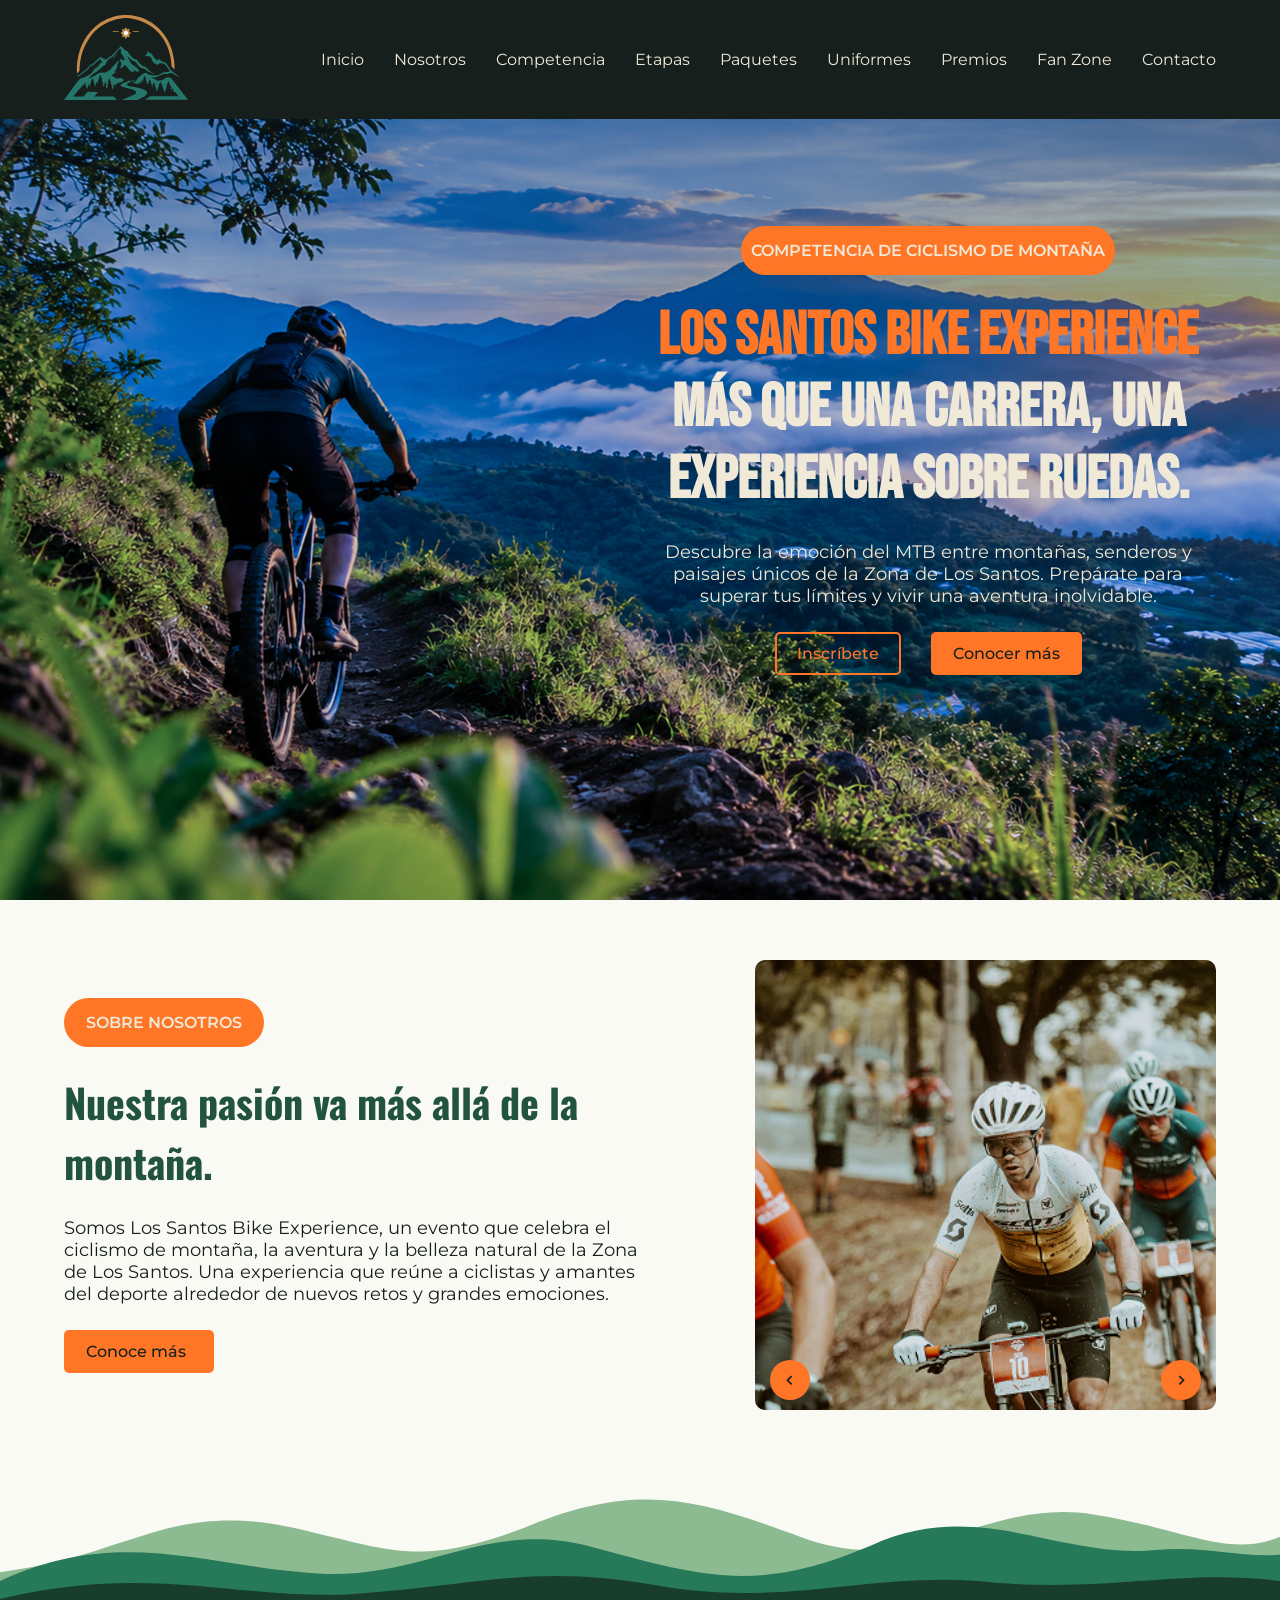
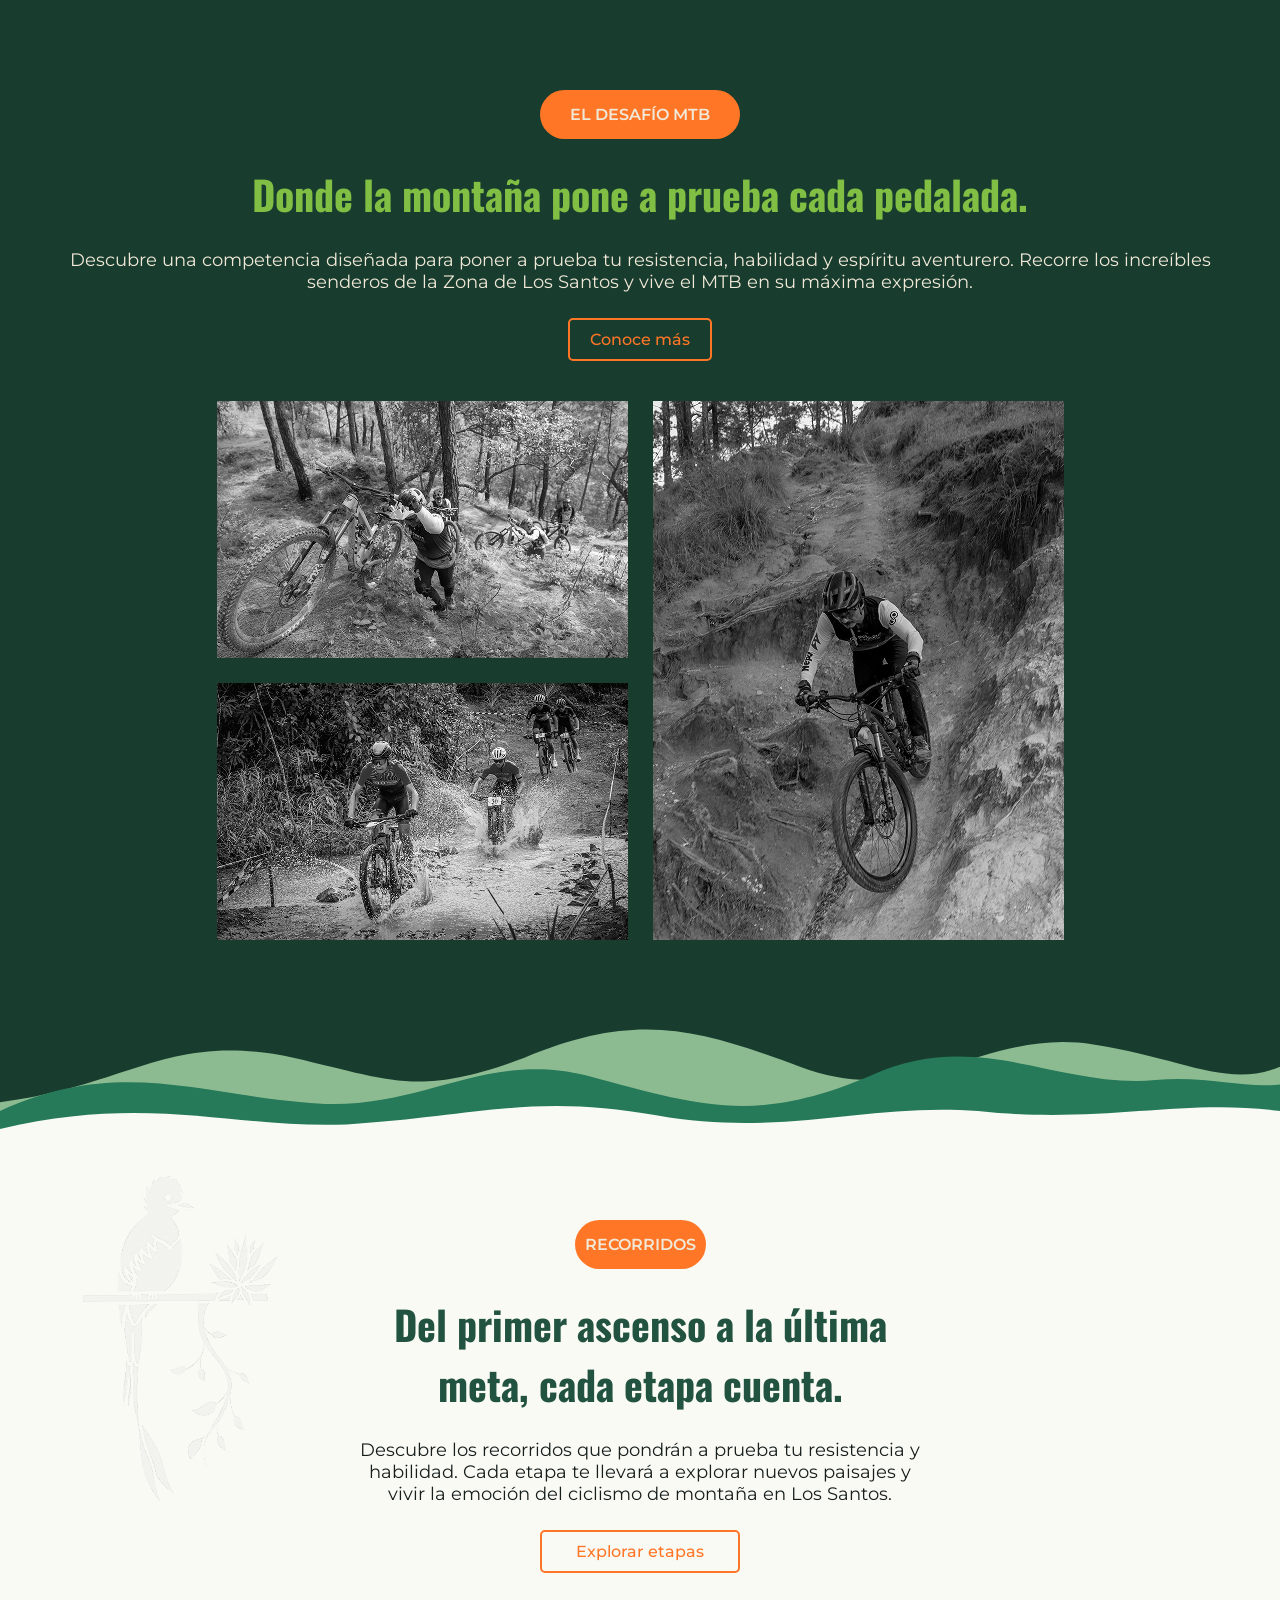
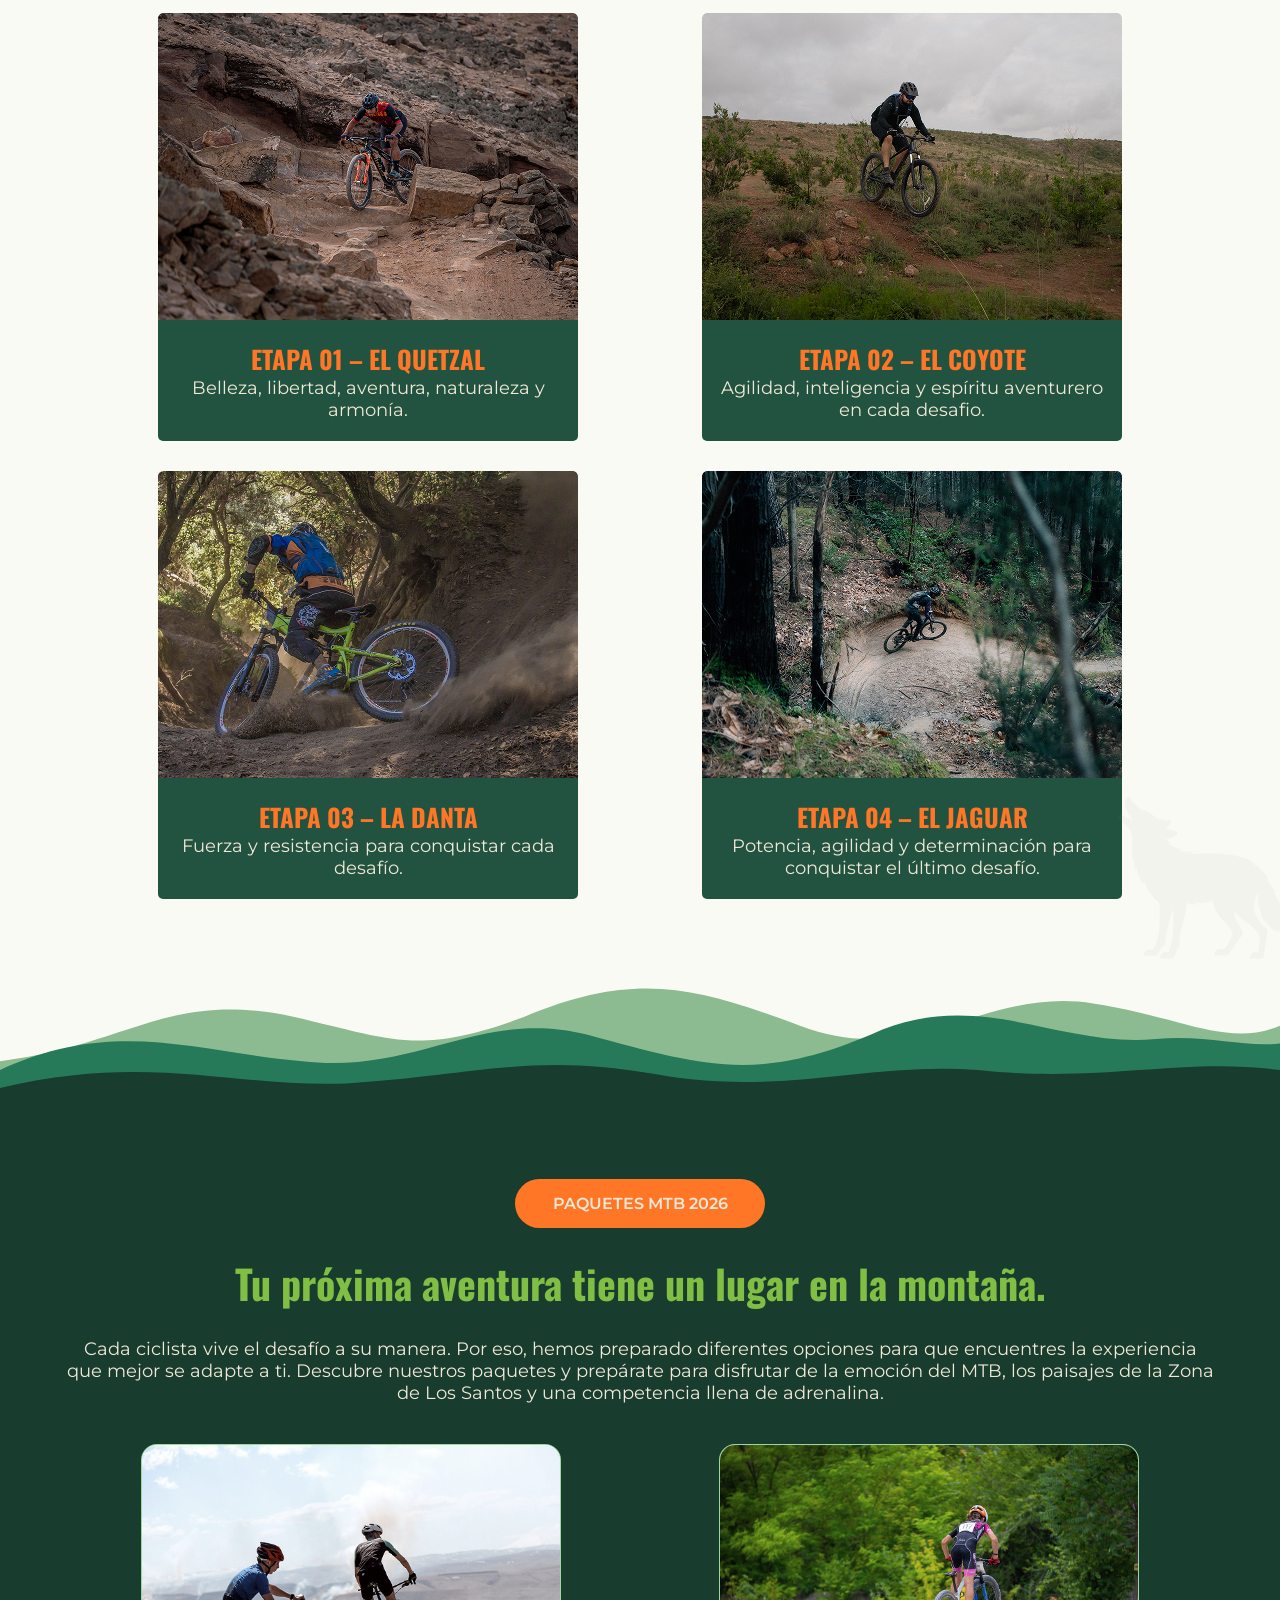
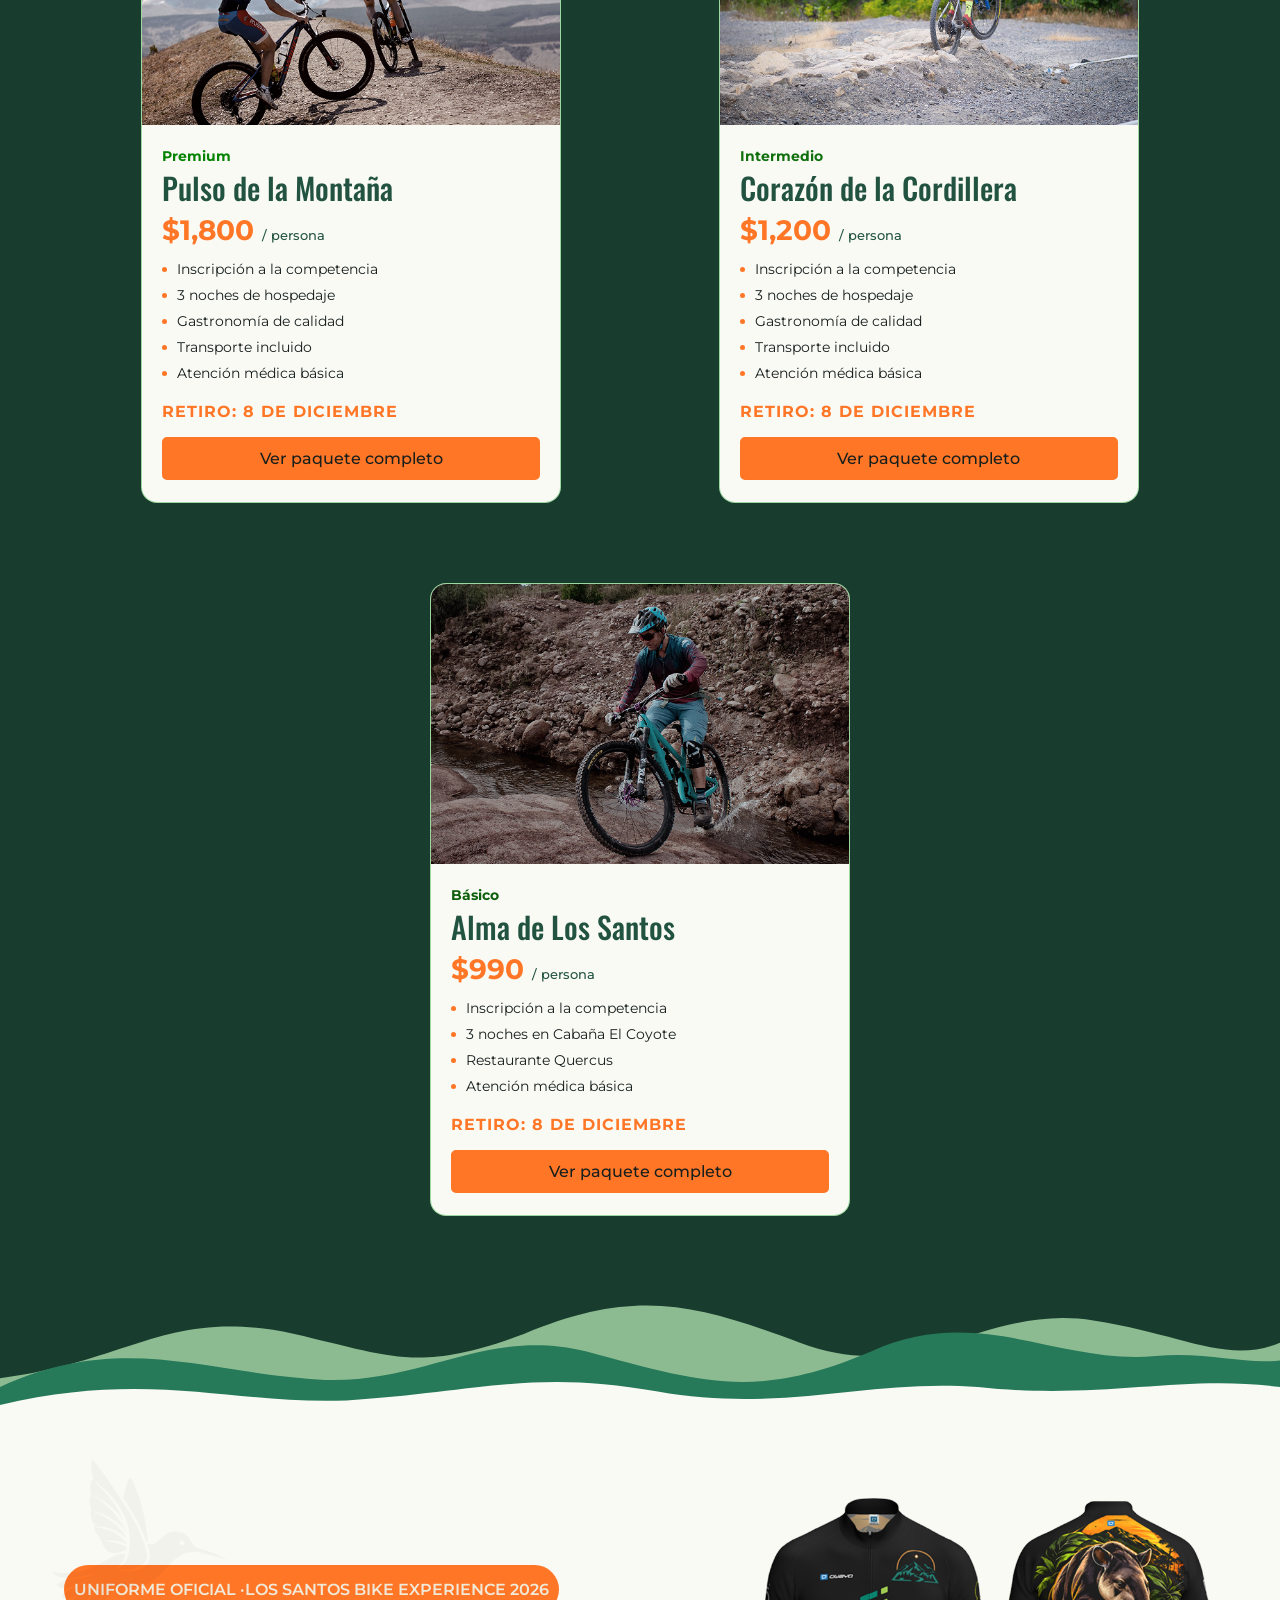
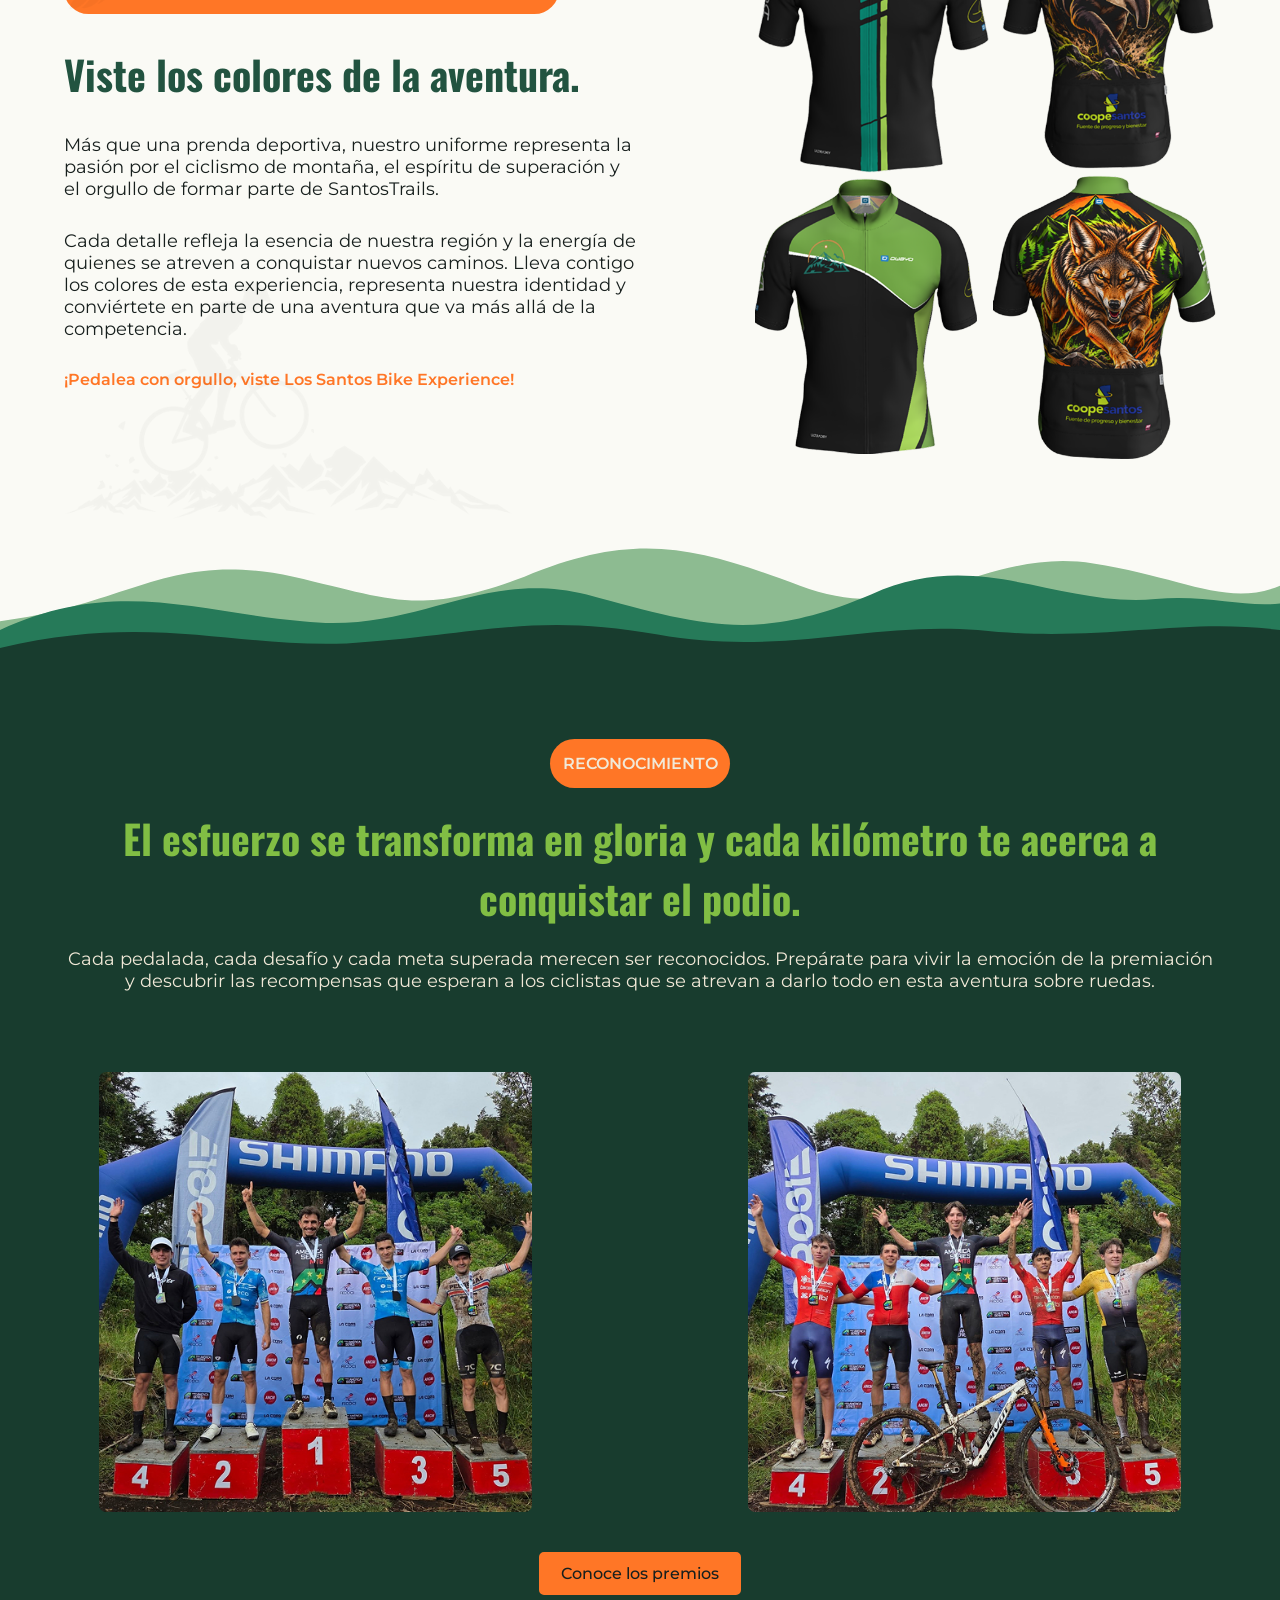
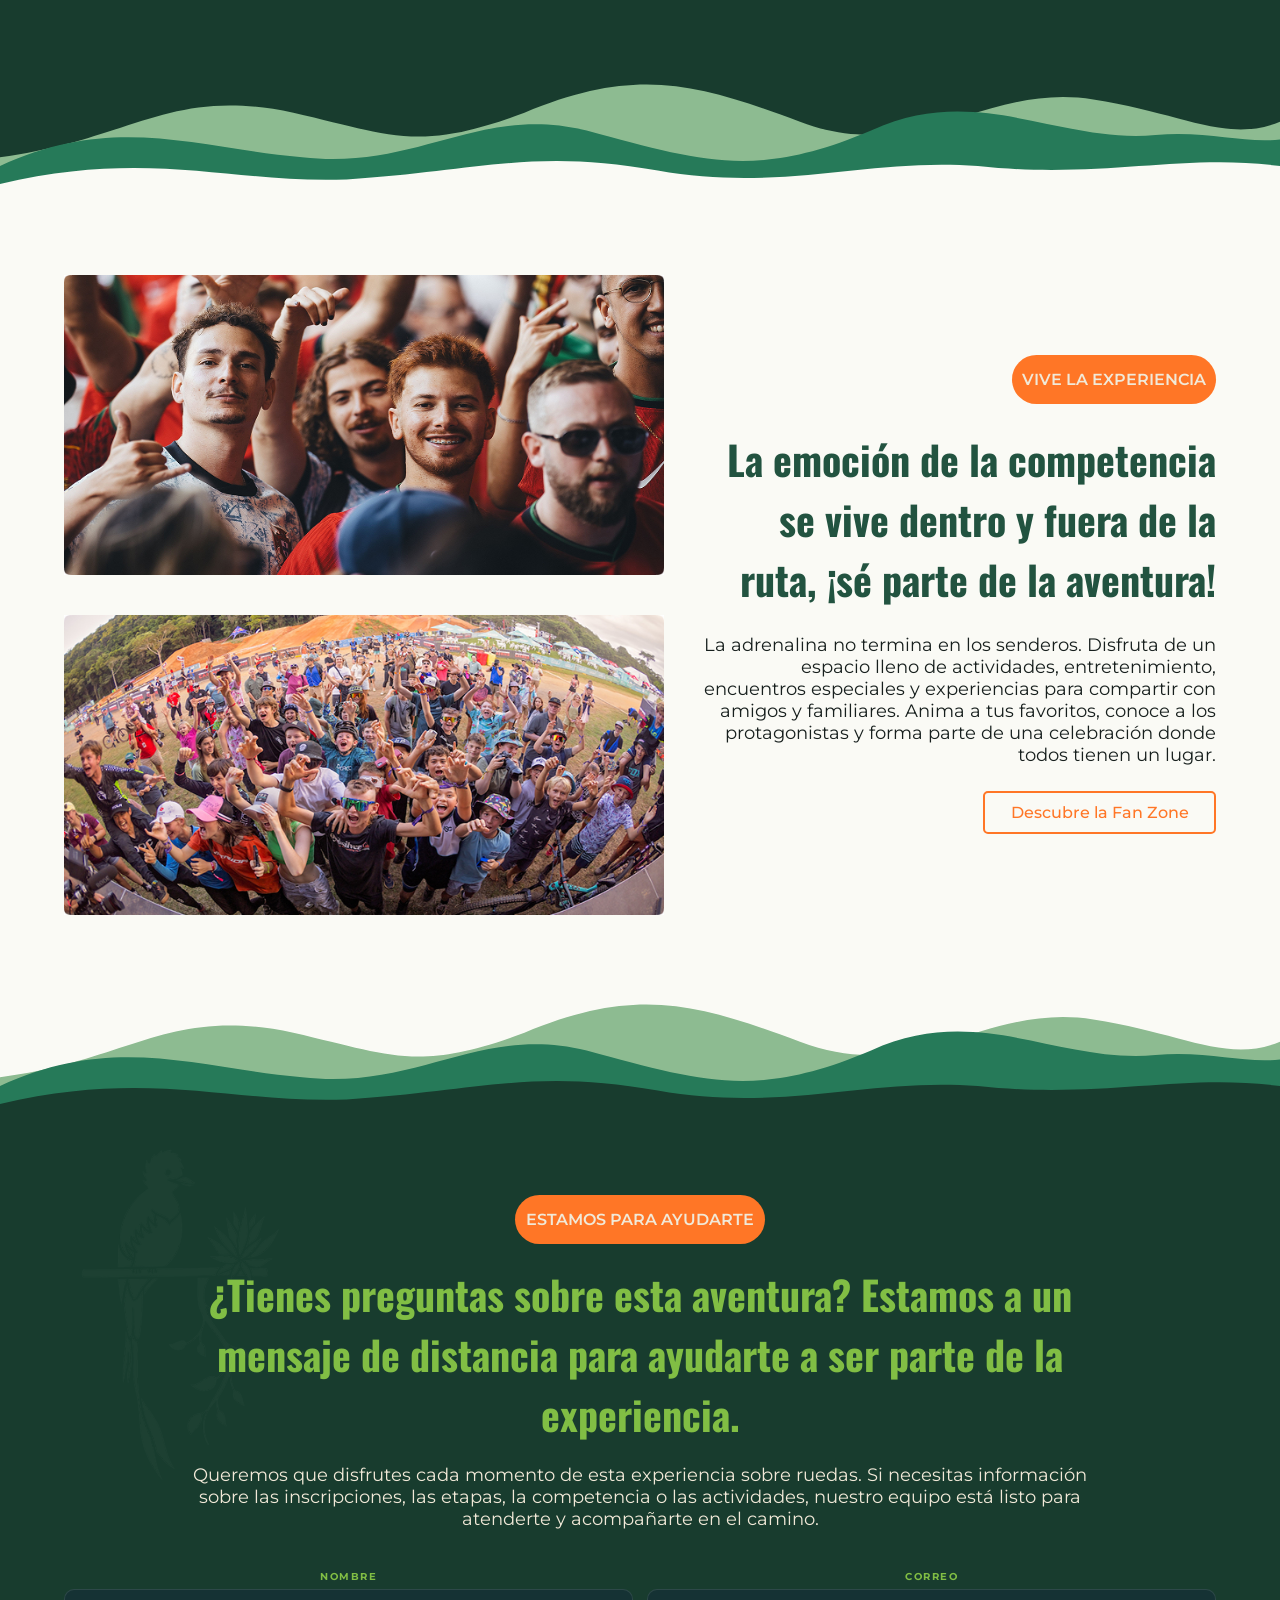
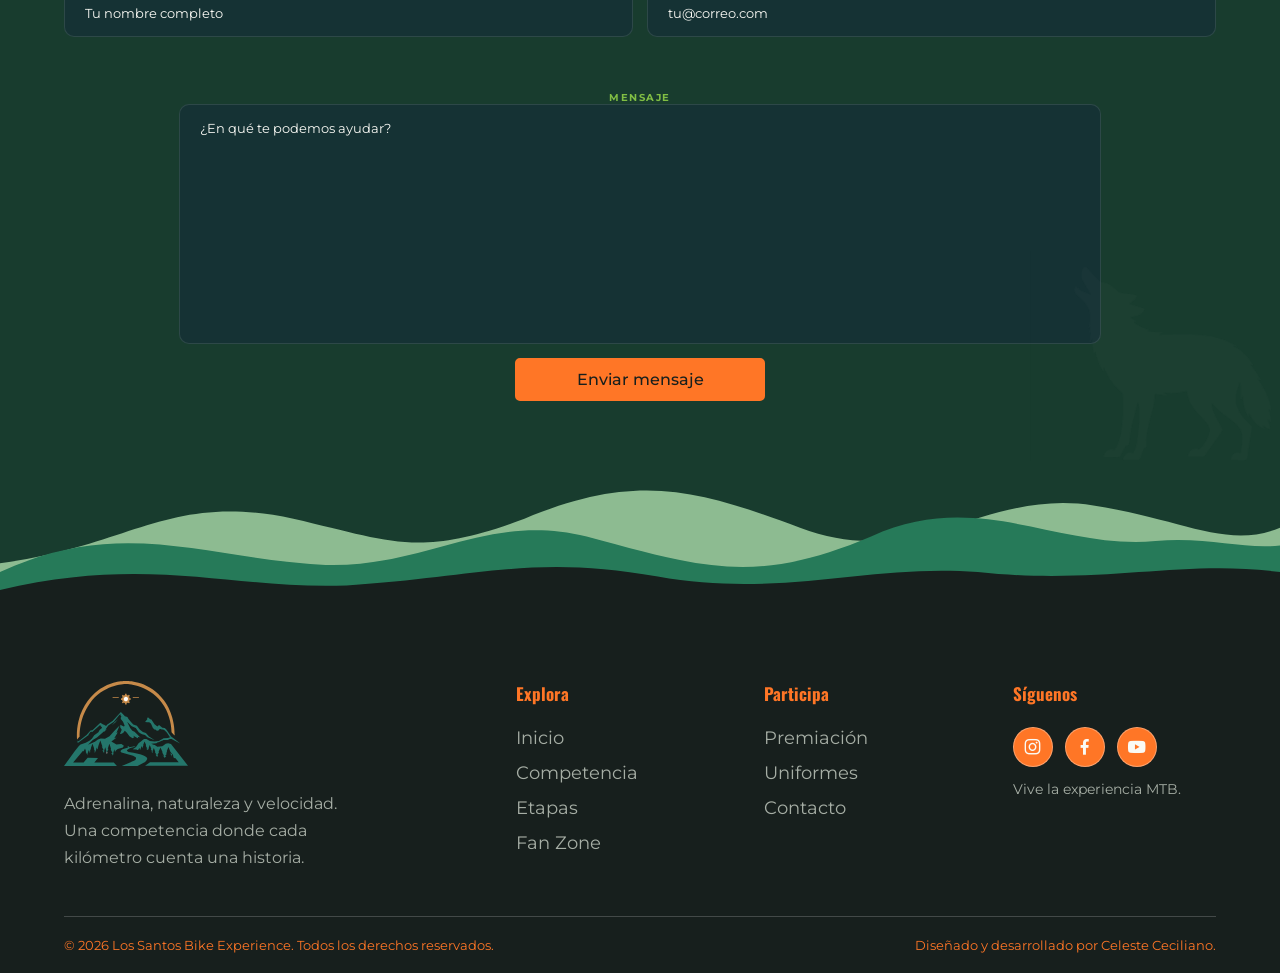
<file: index.html>
<!DOCTYPE html>
<html lang="en">

<head>
    <meta charset="UTF-8">
    <meta name="viewport" content="width=device-width, initial-scale=1.0">
    <title>Los Santos Bike Experience</title>
    <link rel="stylesheet" href="css/style.css">
    <link rel="shortcut icon" href="img/logo.svg" type="image/x-icon">
    <link href="https://unpkg.com/boxicons@2.1.4/css/boxicons.min.css" rel="stylesheet">
    <link rel="shortcut icon" href="img/logo.png" type="image/x-icon">
</head>

<body>
    <header class="indexH" id="inicio">
        <div class="nav">
            <div class="containerNav">
                <div class="logo">
                    <img class="logoImagen" src="img/logo.svg" alt="Imagen del logo">
                </div>
                <nav>
                    <ul class="opcionNavega">
                        <li class="navItem"><a href="#">Inicio</a></li>
                        <li class="navItem"><a href="#nosotros">Nosotros</a></li>
                        <li class="navItem"><a href="#competencias">Competencia</a></li>
                        <li class="navItem"><a href="#etapas">Etapas</a></li>
                        <li class="navItem"><a href="#paquests">Paquetes</a></li>
                        <li class="navItem"><a href="#uniformes">Uniformes</a></li>
                        <li class="navItem"><a href="#premios">Premios</a></li>
                        <li class="navItem"><a href="#fanZone">Fan Zone</a></li>
                        <li class="navItem"><a href="#contacto">Contacto</a></li>
                        <div class="closeIcon">
                            <i class='bx bx-x'></i>
                        </div>
                    </ul>
                </nav>
                <div class="navBar">
                    <i class='bx bx-menu'></i>
                </div>
            </div>
        </div>
        <div class="containerHeaderI">
            <div class="textos">
                <div class="etiquetaO">
                    <p>COMPETENCIA DE CICLISMO DE MONTAÑA</p>
                </div>
                <h1><span>Los Santos Bike Experience </span>más que una carrera, una experiencia sobre ruedas.</h1>
                <p class="pBanner">Descubre la emoción del MTB entre montañas, senderos y paisajes únicos de la Zona de
                    Los Santos.
                    Prepárate para superar tus límites y vivir una aventura inolvidable.</p>
                <div class="btnHeader">
                    <a class="btn btn1" href="inscribirse.html">Inscríbete</a>
                    <a class="btn btn2" href="#nosotros">Conocer más</a>
                </div>
            </div>
        </div>
    </header>
    <main>
        <section class="nosotros" id="nosotros">
            <article class="container">
                <article class="textoImgNosotros">
                    <article class="textoN">
                        <div class="etiquetaO">
                            <p>SOBRE NOSOTROS</p>
                        </div>
                        <h2 class="h2Oscuro">Nuestra pasión va más allá de la montaña.</h2>
                        <p class="pOscuro">Somos Los Santos Bike Experience, un evento que celebra el ciclismo de
                            montaña, la aventura y la belleza natural de la Zona de Los Santos. Una experiencia que
                            reúne a ciclistas y amantes del deporte alrededor de nuevos retos y grandes emociones.</p>
                        <a href="nosotros.html" class="btn btn2">Conoce más</a>
                    </article>
                    <article class="carrusel2">

                        <button class="flecha anterior" id="anterior">
                            <i class='bx bx-chevron-left'></i>
                        </button>

                        <div class="contenedorCarrusel">
                            <div class="flecasCarrusel">

                            </div>
                            <div class="imagenesCarrusel" id="imagenesCarrusel">

                                <img src="img/carru1.jpg" alt="Imagen 1">
                                <img src="img/carru2.jpg" alt="Imagen 2">
                                <img src="img/carru3.jpg" alt="Imagen 3">

                            </div>
                        </div>

                        <button class="flecha siguiente" id="siguiente">
                            <i class='bx bx-chevron-right'></i>
                        </button>

                    </article>
                </article>

            </article>
        </section>
        <div class="divisor-montanas">
            <svg viewBox="0 0 1440 180" preserveAspectRatio="none" xmlns="http://www.w3.org/2000/svg">

                <!-- Montañas del fondo -->
                <path d="M0 115
        C150 95 190 35 330 65
        C440 90 470 110 590 65
        C720 10 790 35 900 75
        C1030 125 1110 30 1230 50
        C1330 65 1380 100 1440 75
        L1440 180 L0 180 Z" fill="#8DBB91" />

                <!-- Montañas intermedias -->
                <path d="M0 125
        C130 65 220 105 340 115
        C470 130 540 55 660 85
        C790 120 850 140 980 85
        C1100 30 1190 100 1300 90
        C1360 85 1400 100 1440 95
        L1440 180 L0 180 Z" fill="#267A59" />

                <!-- Montaña frontal -->
                <path d="M0 145
        C170 105 260 145 390 140
        C540 130 600 105 740 130
        C880 155 980 115 1100 125
        C1240 140 1330 110 1440 125
        L1440 180 L0 180 Z" fill="#183C2E" />

            </svg>
        </div>
        <section class="competencia" id="competencias">
            <article class="container">
                <article class="imgTexto">
                    <article class="grupoImg">
                        <article class="parejaIMG">
                            <img src="img/imagenC1.jpg" alt="Muchachos con bicicletas subiendo por una montaña">
                            <img src="img/imagenC2.jpg" alt="Muchachos pasando por un río en bicicleta">
                        </article>
                        <img src="img/imagenC3.jpg" alt="Muchahco bajando por una pendiente de roca">
                    </article>
                    <div class="imagenesCel">
                            <img src="img/imagenC1C.png" alt="Muchachos con bicicletas subiendo por una montaña">
                            <img src="img/imagenC2C.png" alt="Muchachos pasando por un río en bicicleta">
                            <img src="img/imagenC3C.png" alt="Muchahco bajando por una pendiente de roca">
                        </div>
                    <article class="textoCom">
                        <div class="etiquetaO">
                            <p>EL DESAFÍO MTB</p>
                        </div>
                        <h2 class="h2Claro">Donde la montaña pone a prueba cada pedalada.</h2>
                        <p class="pClaro">Descubre una competencia diseñada para poner a prueba tu resistencia,
                            habilidad y espíritu aventurero. Recorre los increíbles senderos de la Zona de Los Santos y
                            vive el MTB en su máxima expresión.</p>
                        <a href="competencia.html" class="btn btn1">Conoce más</a>
                    </article>
                </article>
            </article>
        </section>
        <div class="divisor-montanas colorOscuro">
            <svg viewBox="0 0 1440 180" preserveAspectRatio="none" xmlns="http://www.w3.org/2000/svg">

                <!-- Montañas del fondo -->
                <path d="M0 115
        C150 95 190 35 330 65
        C440 90 470 110 590 65
        C720 10 790 35 900 75
        C1030 125 1110 30 1230 50
        C1330 65 1380 100 1440 75
        L1440 180 L0 180 Z" fill="#8DBB91" />

                <!-- Montañas intermedias -->
                <path d="M0 125
        C130 65 220 105 340 115
        C470 130 540 55 660 85
        C790 120 850 140 980 85
        C1100 30 1190 100 1300 90
        C1360 85 1400 100 1440 95
        L1440 180 L0 180 Z" fill="#267A59" />

                <!-- Montaña frontal -->
                <path d="M0 145
        C170 105 260 145 390 140
        C540 130 600 105 740 130
        C880 155 980 115 1100 125
        C1240 140 1330 110 1440 125
        L1440 180 L0 180 Z" fill="#FAFAF5" />

            </svg>
        </div>
        <section class="etapasS" id="etapas">
            <article class="container">
                <div class="textoE">
                    <div class="etiquetaO">
                        <p>RECORRIDOS</p>
                    </div>
                    <h2 class="h2Oscuro">Del primer ascenso a la última meta, cada etapa cuenta.</h2>
                    <p class="pOscuro">Descubre los recorridos que pondrán a prueba tu resistencia y habilidad. Cada
                        etapa te llevará a explorar nuevos paisajes y vivir la emoción del ciclismo de montaña en Los
                        Santos.</p>
                    <a href="etapas.html" class="btn btn1">Explorar etapas</a>
                </div>
                <article class="etapas">
                    <div class="cardEtapa">
                        <img src="img/imgETapaI.jpg" alt="Ciclistas en medio de un camino con mucho polvo">
                        <div class="footerCardE">
                            <p class="tiryuloCardE">ETAPA 01 – EL QUETZAL</p>
                            <p class="descripcionEtapa">Belleza, libertad, aventura, naturaleza y armonía.</p>
                        </div>
                    </div>
                    <div class="cardEtapa">
                        <img src="img/imgETapaI2.jpg" alt="Ciclistas subiendo una cuesta muy empinada">
                        <div class="footerCardE">
                            <p class="tiryuloCardE">ETAPA 02 – EL COYOTE</p>
                            <p class="descripcionEtapa">Agilidad, inteligencia y espíritu aventurero en cada desafio.
                            </p>
                        </div>
                    </div>
                    <div class="cardEtapa">
                        <img src="img/imgETapaI3.jpg" alt="Ciclistas subiendo por una montaña">
                        <div class="footerCardE">
                            <p class="tiryuloCardE">ETAPA 03 – LA DANTA</p>
                            <p class="descripcionEtapa">Fuerza y resistencia para conquistar cada desafío.</p>
                        </div>
                    </div>
                    <div class="cardEtapa">
                        <img src="img/imgETapaI4.jpg" alt="Ciclistas subiendo por una montaña">
                        <div class="footerCardE">
                            <p class="tiryuloCardE">ETAPA 04 – EL JAGUAR</p>
                            <p class="descripcionEtapa">Potencia, agilidad y determinación para conquistar el último desafío.</p>
                        </div>
                    </div>
                    <img src="img/coyote.png" alt="" class="coyote">
                    <img src="img/quetzal.png" alt="" class="quetzal">
                </article>
            </article>
        </section>
        <div class="divisor-montanas">
            <svg viewBox="0 0 1440 180" preserveAspectRatio="none" xmlns="http://www.w3.org/2000/svg">

                <!-- Montañas del fondo -->
                <path d="M0 115
        C150 95 190 35 330 65
        C440 90 470 110 590 65
        C720 10 790 35 900 75
        C1030 125 1110 30 1230 50
        C1330 65 1380 100 1440 75
        L1440 180 L0 180 Z" fill="#8DBB91" />

                <!-- Montañas intermedias -->
                <path d="M0 125
        C130 65 220 105 340 115
        C470 130 540 55 660 85
        C790 120 850 140 980 85
        C1100 30 1190 100 1300 90
        C1360 85 1400 100 1440 95
        L1440 180 L0 180 Z" fill="#267A59" />

                <!-- Montaña frontal -->
                <path d="M0 145
        C170 105 260 145 390 140
        C540 130 600 105 740 130
        C880 155 980 115 1100 125
        C1240 140 1330 110 1440 125
        L1440 180 L0 180 Z" fill="#183C2E" />

            </svg>
        </div>
        <section class="paquetes" id="paquests">
            <article class="container">
                <article class="textoP">
                    <div class="etiquetaO">
                        <p>PAQUETES MTB 2026</p>
                    </div>
                    <h2 class="h2Claro">Tu próxima aventura tiene un lugar en la montaña.</h2>
                    <p class="pClaro">Cada ciclista vive el desafío a su manera. Por eso, hemos preparado diferentes
                        opciones para que encuentres la experiencia que mejor se adapte a ti. Descubre nuestros paquetes
                        y prepárate para disfrutar de la emoción del MTB, los paisajes de la Zona de Los Santos y una
                        competencia llena de adrenalina.</p>
                </article>
                <div class="cardsPaquetes">
                    <div class="cardPaquete">
                        <div class="cardPaqueteIMG">
                            <img class="cardPaqueteIMG2" src="img/imgP1.jpg" alt="Coyote Legendario">
                        </div>
                        <div class="infoCard">
                            <p class="nivelPClaro">Premium</p>
                            <p class="nombreP">Pulso de la Montaña</p>
                            <p class="precioDestacado">$1,800 <span>/ persona</span></p>
                            <div class="informacionPaq">
                                <div class="detalles">
                                    <span class="punto"></span>
                                    Inscripción a la competencia
                                </div>
                                <div class="detalles">
                                    <span class="punto"></span>
                                    3 noches de hospedaje
                                </div>
                                <div class="detalles">
                                    <span class="punto"></span>
                                    Gastronomía de calidad
                                </div>
                                <div class="detalles">
                                    <span class="punto"></span>
                                    Transporte incluido
                                </div>
                                <div class="detalles">
                                    <span class="punto"></span>
                                    Atención médica básica
                                </div>
                            </div>
                            <p class="fecha">Retiro: 8 de diciembre</p>
                            <a class="btn btn2" href="pulsomontaña.html">Ver paquete
                                completo</a>
                        </div>
                    </div>
                    <div class="cardPaquete">
                        <div class="cardPaqueteIMG">
                            <img class="cardPaqueteIMG2" src="img/imgP2.jpg" alt="Coyote Explosivo">
                        </div>
                        <div class="infoCard">
                            <p class="nivelPMedio pk-level--silver">Intermedio</p>
                            <p class="nombreP">Corazón de la Cordillera</p>
                            <p class="precioDestacado">$1,200 <span>/ persona</span></p>
                            <div class="informacionPaq">
                                <div class="detalles">
                                    <span class="punto"></span>
                                    Inscripción a la competencia
                                </div>
                                <div class="detalles">
                                    <span class="punto"></span>
                                    3 noches de hospedaje
                                </div>
                                <div class="detalles">
                                    <span class="punto"></span>
                                    Gastronomía de calidad
                                </div>
                                <div class="detalles">
                                    <span class="punto"></span>
                                    Transporte incluido
                                </div>
                                <div class="detalles">
                                    <span class="punto"></span>
                                    Atención médica básica
                                </div>
                            </div>
                            <p class="fecha">Retiro: 8 de diciembre</p>
                            <a class="btn btn2" href="corazondelacordillera.html">Ver paquete completo</a>
                        </div>
                    </div>
                    <div class="cardPaquete">
                        <div class="cardPaqueteIMG">
                            <img class="cardPaqueteIMG2" src="img/imgP3.jpg" alt="Coyote Rebelde">
                        </div>
                        <div class="infoCard">
                            <p class="nivelPOscuro">Básico</p>
                            <p class="nombreP">Alma de Los Santos</p>
                            <p class="precioDestacado">$990 <span>/ persona</span></p>
                            <div class="informacionPaq">
                                <div class="detalles">
                                    <span class="punto"></span>
                                    Inscripción a la competencia
                                </div>
                                <div class="detalles">
                                    <span class="punto"></span>
                                    3 noches en Cabaña El Coyote
                                </div>
                                <div class="detalles">
                                    <span class="punto"></span>
                                    Restaurante Quercus
                                </div>
                                <div class="detalles">
                                    <span class="punto"></span>
                                    Atención médica básica
                                </div>
                            </div>
                            <p class="fecha">Retiro: 8 de diciembre</p>
                            <a class="btn btn2" href="almalossantos.html">Ver paquete completo</a>
                        </div>
                    </div>
                </div>
            </article>
        </section>
        <div class="divisor-montanas colorOscuro">
            <svg viewBox="0 0 1440 180" preserveAspectRatio="none" xmlns="http://www.w3.org/2000/svg">

                <!-- Montañas del fondo -->
                <path d="M0 115
        C150 95 190 35 330 65
        C440 90 470 110 590 65
        C720 10 790 35 900 75
        C1030 125 1110 30 1230 50
        C1330 65 1380 100 1440 75
        L1440 180 L0 180 Z" fill="#8DBB91" />

                <!-- Montañas intermedias -->
                <path d="M0 125
        C130 65 220 105 340 115
        C470 130 540 55 660 85
        C790 120 850 140 980 85
        C1100 30 1190 100 1300 90
        C1360 85 1400 100 1440 95
        L1440 180 L0 180 Z" fill="#267A59" />

                <!-- Montaña frontal -->
                <path d="M0 145
        C170 105 260 145 390 140
        C540 130 600 105 740 130
        C880 155 980 115 1100 125
        C1240 140 1330 110 1440 125
        L1440 180 L0 180 Z" fill="#FAFAF5" />

            </svg>
        </div>
        <section class="uniformes" id="uniformes">
            <article class="container">
                <article class="textoImgUnifor">
                    <article class="textoU">
                        <div class="etiquetaO">
                            <p>UNIFORME OFICIAL ·LOS SANTOS BIKE EXPERIENCE 2026</p>
                        </div>
                        <h2 class="h2Oscuro">Viste los colores de la aventura.</h2>
                        <p class="pOscuro">Más que una prenda deportiva, nuestro uniforme representa la pasión por el
                            ciclismo de montaña, el espíritu de superación y el orgullo de formar parte de SantosTrails.
                        </p>
                        <p class="pOscuro">Cada detalle refleja la esencia de nuestra región y la energía de quienes se
                            atreven a conquistar nuevos caminos. Lleva contigo los colores de esta experiencia,
                            representa nuestra identidad y conviértete en parte de una aventura que va más allá de la
                            competencia.</p>
                        <p class="pDestacada">¡Pedalea con orgullo, viste Los Santos Bike Experience!</p>
                    </article>
                    <article class="imagencamisa">
                        <img src="img/camisaH.png"
                            alt="Camisa de ciclismo para hombres con un diseño de danta en la parte de atras con colores verdes">
                        <img src="img/camisaM.png"
                            alt="Camisa de ciclismo paara mujer coun dise3ño de un coyote en colores verde">

                    </article>
                    <img class="bici" src="img/bici.png" alt="" class="montana">
                    <img class="colibri" src="img/colibri.png" alt="">
                </article>

            </article>
        </section>
        <div class="divisor-montanas">
            <svg viewBox="0 0 1440 180" preserveAspectRatio="none" xmlns="http://www.w3.org/2000/svg">

                <!-- Montañas del fondo -->
                <path d="M0 115
        C150 95 190 35 330 65
        C440 90 470 110 590 65
        C720 10 790 35 900 75
        C1030 125 1110 30 1230 50
        C1330 65 1380 100 1440 75
        L1440 180 L0 180 Z" fill="#8DBB91" />

                <!-- Montañas intermedias -->
                <path d="M0 125
        C130 65 220 105 340 115
        C470 130 540 55 660 85
        C790 120 850 140 980 85
        C1100 30 1190 100 1300 90
        C1360 85 1400 100 1440 95
        L1440 180 L0 180 Z" fill="#267A59" />

                <!-- Montaña frontal -->
                <path d="M0 145
        C170 105 260 145 390 140
        C540 130 600 105 740 130
        C880 155 980 115 1100 125
        C1240 140 1330 110 1440 125
        L1440 180 L0 180 Z" fill="#183C2E" />

            </svg>
        </div>
        <section class="premios" id="premios">
            <article class="container">
                <article class="textosPremios">
                    <div class="etiquetaO">
                        <p>RECONOCIMIENTO</p>
                    </div>
                    <h2 class="h2Claro">El esfuerzo se transforma en gloria y cada kilómetro te acerca a conquistar el
                        podio.</h2>
                    <p class="pClaro">Cada pedalada, cada desafío y cada meta superada merecen ser reconocidos.
                        Prepárate para vivir la emoción de la premiación y descubrir las recompensas que esperan a los
                        ciclistas que se atrevan a darlo todo en esta aventura sobre ruedas.</p>
                </article>
                <article class="contendorPremiosImg">
                    <img class="imganen1opremio" src="img/imgPremios1.jpg" alt="Podio de una competencia masculina">
                    <article class="parejaImgPremio">
                        <img src="img/imgPremios2.jpg" alt="Muchacha con un trofeo en la mano">
                        <img src="img/imgPremios3.jpg" alt="3 hombres felices en el podio ">
                    </article>
                    <img class="imganen1opremio" src="img/imgPremios4.jpg" alt="Podio de competencias masculina de mtb">
                </article>
                <a href="premios.html" class="btn btn2">Conoce los premios</a>
            </article>
        </section>
        <div class="divisor-montanas colorOscuro">
            <svg viewBox="0 0 1440 180" preserveAspectRatio="none" xmlns="http://www.w3.org/2000/svg">

                <!-- Montañas del fondo -->
                <path d="M0 115
        C150 95 190 35 330 65
        C440 90 470 110 590 65
        C720 10 790 35 900 75
        C1030 125 1110 30 1230 50
        C1330 65 1380 100 1440 75
        L1440 180 L0 180 Z" fill="#8DBB91" />

                <!-- Montañas intermedias -->
                <path d="M0 125
        C130 65 220 105 340 115
        C470 130 540 55 660 85
        C790 120 850 140 980 85
        C1100 30 1190 100 1300 90
        C1360 85 1400 100 1440 95
        L1440 180 L0 180 Z" fill="#267A59" />

                <!-- Montaña frontal -->
                <path d="M0 145
        C170 105 260 145 390 140
        C540 130 600 105 740 130
        C880 155 980 115 1100 125
        C1240 140 1330 110 1440 125
        L1440 180 L0 180 Z" fill="#FAFAF5" />

            </svg>
        </div>
        <section class="fanZone" id="fanZone">
            <article class="container">
                <article class="imgTextosFZ">
                    <div class="imagenesFZ">
                        <img src="img/fanzone1.jpg" alt="">
                        <img src="img/fanzone2.jpg" alt="">
                    </div>
                    <article class="textosFZ">
                        <div class="etiquetFZ">
                            <div class="etiquetaO">
                                <p>VIVE LA EXPERIENCIA</p>
                            </div>
                        </div>
                        <h2 class="h2Oscuro">La emoción de la competencia se vive dentro y fuera de la ruta, ¡sé parte
                            de la aventura!</h2>
                        <p class="pOscuro">La adrenalina no termina en los senderos. Disfruta de un espacio lleno de
                            actividades, entretenimiento, encuentros especiales y experiencias para compartir con amigos
                            y familiares. Anima a tus favoritos, conoce a los protagonistas y forma parte de una
                            celebración donde todos tienen un lugar.</p>
                        <div class="botonesFZ">
                            <a href="fanzone.html" class="btn btn1">Descubre la Fan Zone</a>
                        </div>

                    </article>
                </article>
            </article>
        </section>
        <div class="divisor-montanas">
            <svg viewBox="0 0 1440 180" preserveAspectRatio="none" xmlns="http://www.w3.org/2000/svg">

                <!-- Montañas del fondo -->
                <path d="M0 115
        C150 95 190 35 330 65
        C440 90 470 110 590 65
        C720 10 790 35 900 75
        C1030 125 1110 30 1230 50
        C1330 65 1380 100 1440 75
        L1440 180 L0 180 Z" fill="#8DBB91" />

                <!-- Montañas intermedias -->
                <path d="M0 125
        C130 65 220 105 340 115
        C470 130 540 55 660 85
        C790 120 850 140 980 85
        C1100 30 1190 100 1300 90
        C1360 85 1400 100 1440 95
        L1440 180 L0 180 Z" fill="#267A59" />

                <!-- Montaña frontal -->
                <path d="M0 145
        C170 105 260 145 390 140
        C540 130 600 105 740 130
        C880 155 980 115 1100 125
        C1240 140 1330 110 1440 125
        L1440 180 L0 180 Z" fill="#183C2E" />

            </svg>
        </div>
        <section class="contacto" id="contacto">
            <article class="container">
                <article class="textoC">
                    <img src="img/coyote1.png" class="coyote1" alt="">
                    <img class="quetzal1" src="img/quetzal1.png" alt="">
                    <div class="etiquetaO">
                        <p>ESTAMOS PARA AYUDARTE</p>
                    </div>
                    <h2 class="h2Claro">¿Tienes preguntas sobre esta aventura? Estamos a un mensaje de distancia para
                        ayudarte a ser parte de la experiencia.</h2>
                    <p class="pClaro">Queremos que disfrutes cada momento de esta experiencia sobre ruedas. Si necesitas
                        información sobre las inscripciones, las etapas, la competencia o las actividades, nuestro
                        equipo está listo para atenderte y acompañarte en el camino.</p>
                </article>
                <form class="formularioIndex">
                    <div class="filaFormulario">
                        <div class="labelInput">
                            <label class="label">Nombre</label>
                            <input class="input" type="text" name="nombre" placeholder="Tu nombre completo">
                        </div>
                        <div class="labelInput">
                            <label class="label">Correo</label>
                            <input class="input" type="email" name="correo" placeholder="tu@correo.com">
                        </div>
                    </div>
                    <div class="labelInpuT">
                        <label class="label">Mensaje</label>
                        <textarea class="textarea" name="mensaje" placeholder="¿En qué te podemos ayudar?"></textarea>
                    </div>
                    <button class="btn btn2" type="submit">Enviar mensaje</button>
                </form>
            </article>
        </section>
    </main>
    <div class="divisor-montanas colorOscuro">
        <svg viewBox="0 0 1440 180" preserveAspectRatio="none" xmlns="http://www.w3.org/2000/svg">

            <!-- Montañas del fondo -->
            <path d="M0 115
        C150 95 190 35 330 65
        C440 90 470 110 590 65
        C720 10 790 35 900 75
        C1030 125 1110 30 1230 50
        C1330 65 1380 100 1440 75
        L1440 180 L0 180 Z" fill="#8DBB91" />

            <!-- Montañas intermedias -->
            <path d="M0 125
        C130 65 220 105 340 115
        C470 130 540 55 660 85
        C790 120 850 140 980 85
        C1100 30 1190 100 1300 90
        C1360 85 1400 100 1440 95
        L1440 180 L0 180 Z" fill="#267A59" />

            <!-- Montaña frontal -->
            <path d="M0 145
        C170 105 260 145 390 140
        C540 130 600 105 740 130
        C880 155 980 115 1100 125
        C1240 140 1330 110 1440 125
        L1440 180 L0 180 Z" fill="#171F1D" />

        </svg>
    </div>
    <footer class="footer">
        <div class="container">

            <div class="footerTop">

                <div class="footerMarca">
                    <img src="img/logo.svg" alt="Logo de la compétencia">
                    <p>
                        Adrenalina, naturaleza y velocidad.
                        Una competencia donde cada kilómetro
                        cuenta una historia.
                    </p>
                </div>

                <div class="footerLinks">
                    <h3>Explora</h3>
                    <a href="#inicio">Inicio</a>
                    <a href="#competencias">Competencia</a>
                    <a href="#etapas">Etapas</a>
                    <a href="#fanZone">Fan Zone</a>
                </div>

                <div class="footerLinks">
                    <h3>Participa</h3>
                    <a href="#premios">Premiación</a>
                    <a href="#uniformes">Uniformes</a>
                    <a href="#contacto">Contacto</a>
                </div>

                <div class="footerRedes">
                    <h3>Síguenos</h3>
                    <div class="redes">
                        <a href="#"><i class='bx bxl-instagram'></i></a>
                        <a href="#"><i class='bx bxl-facebook'></i></a>
                        <a href="#"><i class='bx bxl-youtube'></i></a>
                    </div>
                    <p>Vive la experiencia MTB.</p>
                </div>

            </div>

            <div class="footerBottom">
                <p>© 2026 Los Santos Bike Experience. Todos los derechos reservados.</p>
                <p>Diseñado y desarrollado por Celeste Ceciliano.</p>
            </div>

        </div>
    </footer>
    <script src="js/carrusel.js"></script>
    <script src="js/menu.js"></script>
</body>

</html>
</file>
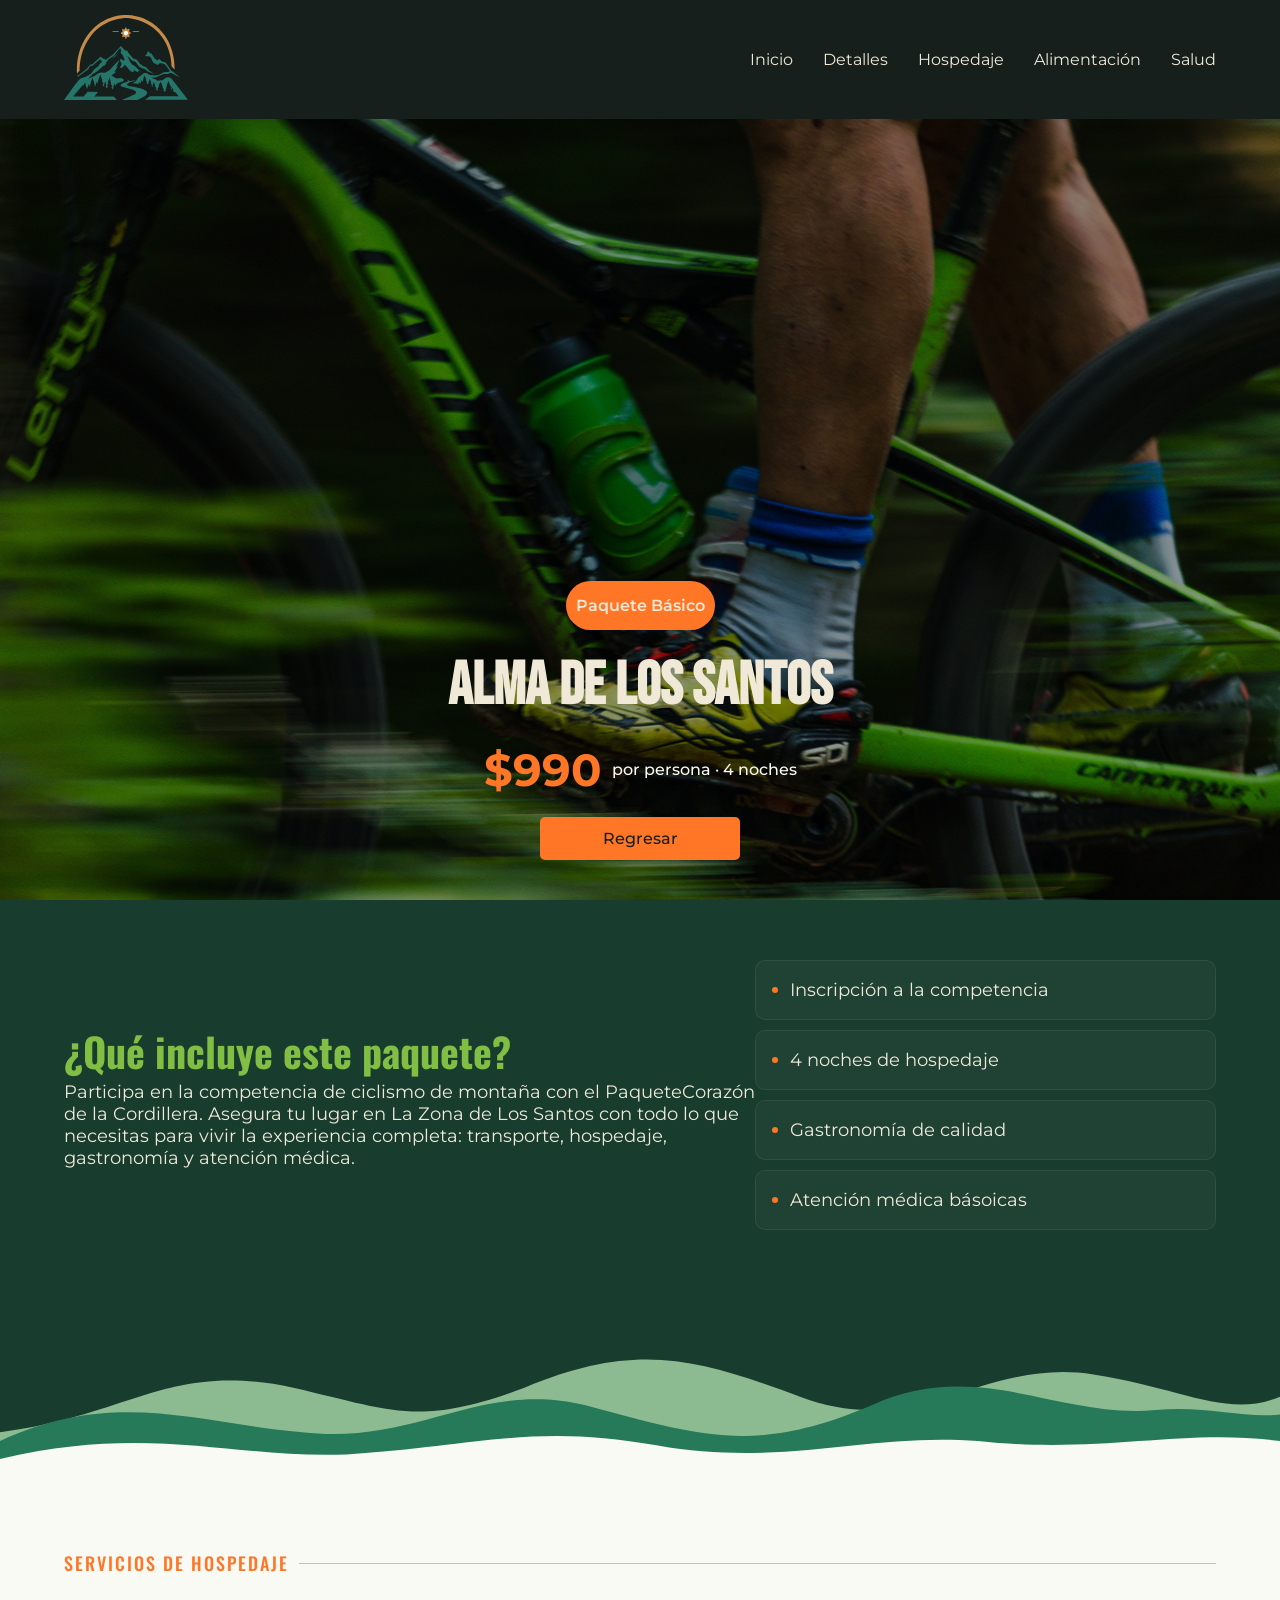
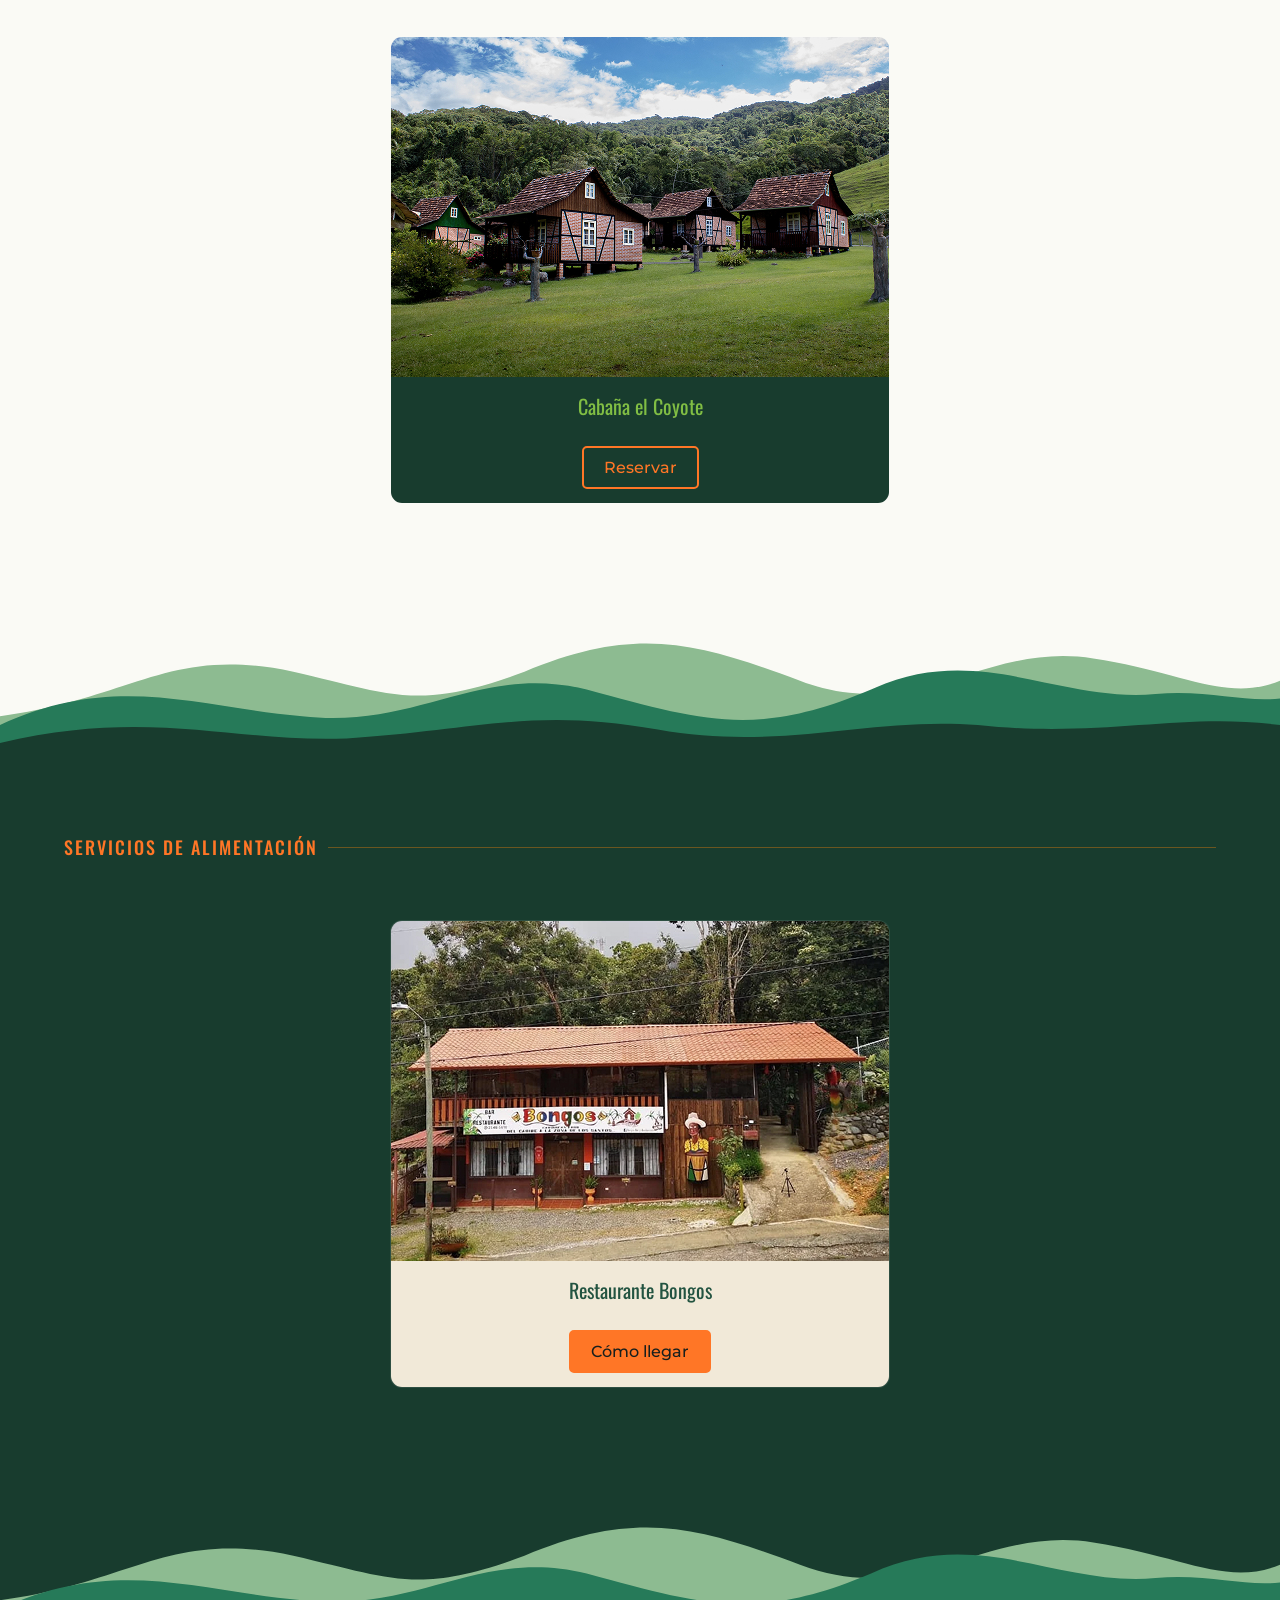
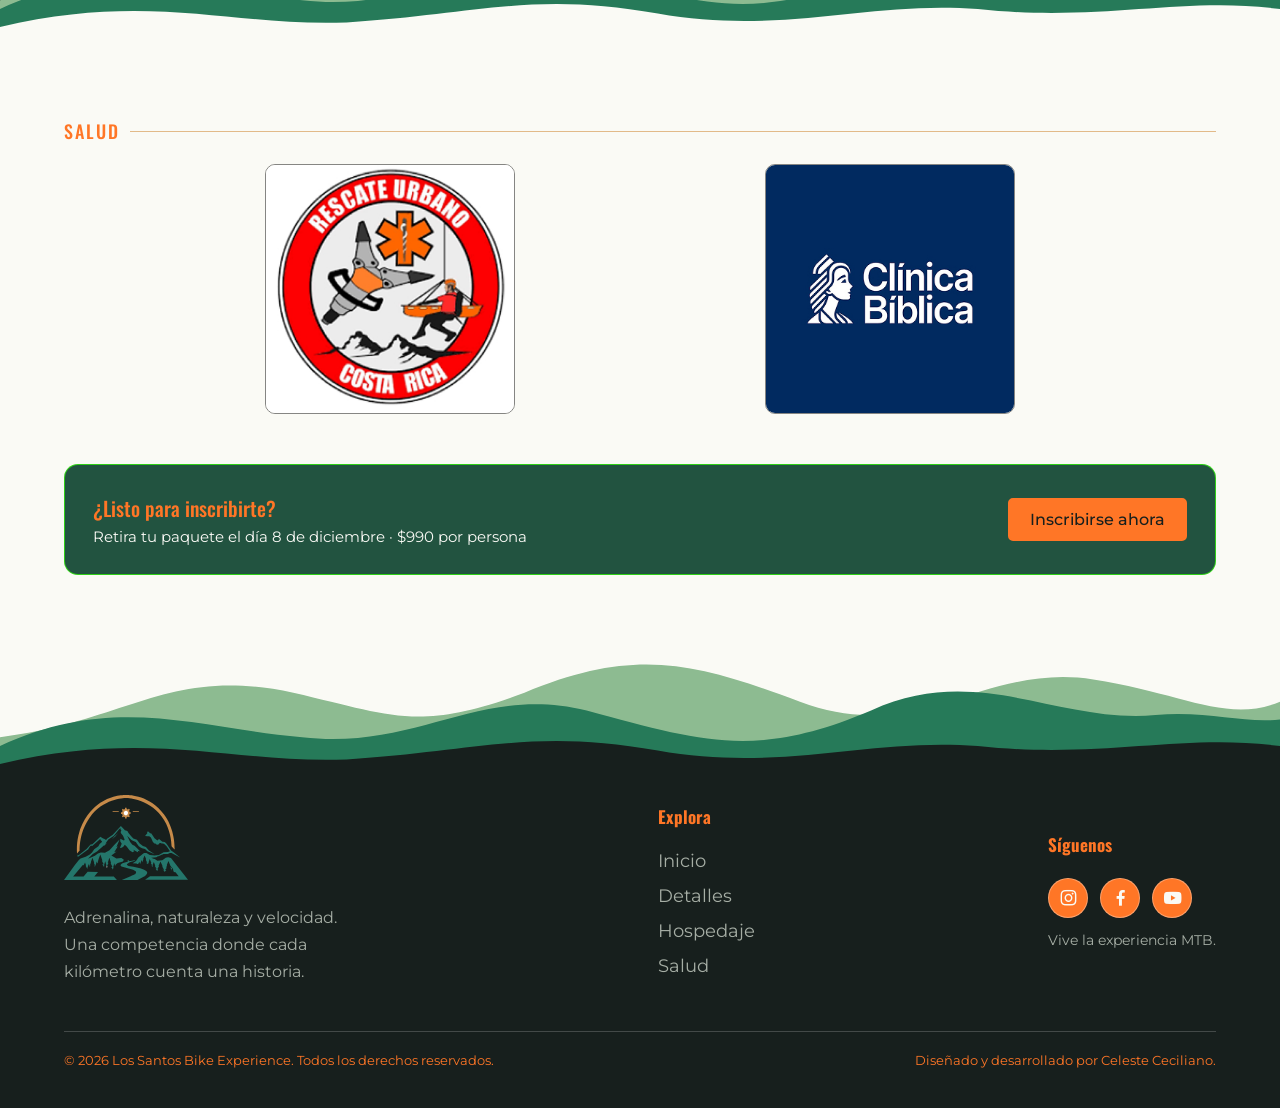
<file: almalossantos.html>
<!DOCTYPE html>
<html lang="es">

<head>
    <meta charset="UTF-8">
    <meta name="viewport" content="width=device-width, initial-scale=1.0">
    <title>Paquete Pulso de Montaña</title>
    <link rel="stylesheet" href="css/style.css">
    <link rel="shortcut icon" href="img/logo.svg" type="image/x-icon">
    <link href="https://unpkg.com/boxicons@2.1.4/css/boxicons.min.css" rel="stylesheet">
    <link rel="shortcut icon" href="img/logo.png" type="image/x-icon">
</head>

<body>
    <header class="headerPaquetes" id="alma">
        <div class="nav">
            <div class="containerNav">
                <div class="logo">
                    <img class="logoImagen" src="img/logo.svg" alt="Imagen del logo">
                </div>
                <nav>
                    <ul class="opcionNavega">
                        <li class="navItem"><a href="#">Inicio</a></li>
                        <li class="navItem"><a href="#detalles">Detalles</a></li>
                        <li class="navItem"><a href="#hospedaje">Hospedaje</a></li>
                        <li class="navItem"><a href="#alimetacion">Alimentación</a></li>
                        <li class="navItem"><a href="#salud">Salud</a></li>
                        <div class="closeIcon">
                            <i class='bx bx-x'></i>
                        </div>
                    </ul>
                </nav>
                <div class="navBar">
                    <i class='bx bx-menu'></i>
                </div>
            </div>
        </div>
        <div class="infromacionPaquetes">
            <div class="etiquetaH1">
                <span class="etiquetaO">Paquete Básico</span>
                <h1><span></span>Alma de Los Santos</h1>
            </div>
            <div class="precioxpeer">
                <div class="numeroPrecio">$990 </div>
                <div class="cantidadNP"> por persona · 4 noches</div>
            </div>
            <a href="index.html" class="btn btn2">Regresar</a>
        </div>
    </header>
    <main>
        <section class="paqueteDescripcion" id="detalles">
            <article class="container">
                <div class="paqTexto">
                    <h2 class="h2Claro">¿Qué incluye este paquete?</h2>
                    <p class="pClaro">Participa en la competencia de ciclismo de montaña con el PaqueteCorazón de la
                        Cordillera. Asegura tu lugar en La Zona de Los Santos con todo lo que necesitas para vivir la
                        experiencia completa: transporte, hospedaje, gastronomía y atención médica.</p>
                </div>
                <div class="queTiene" id="detalles">
                    <div class="cardDetalle">
                        <span class="puntoPaq"></span>
                        <span class="pClaro">Inscripción a la competencia</span>
                    </div>
                    <div class="cardDetalle">
                        <span class="puntoPaq"></span>
                        <span class="pClaro">4 noches de hospedaje</span>
                    </div>
                    <div class="cardDetalle">
                        <span class="puntoPaq"></span>
                        <span class="pClaro">Gastronomía de calidad</span>
                    </div>
                    <div class="cardDetalle">
                        <span class="puntoPaq"></span>
                        <span class="pClaro">Atención médica básoicas</span>
                    </div>
                </div>
            </article>
        </section>
        <div class="divisor-montanas colorOscuro">
            <svg viewBox="0 0 1440 180" preserveAspectRatio="none" xmlns="http://www.w3.org/2000/svg">

                <!-- Montañas del fondo -->
                <path d="M0 115
        C150 95 190 35 330 65
        C440 90 470 110 590 65
        C720 10 790 35 900 75
        C1030 125 1110 30 1230 50
        C1330 65 1380 100 1440 75
        L1440 180 L0 180 Z" fill="#8DBB91" />

                <!-- Montañas intermedias -->
                <path d="M0 125
        C130 65 220 105 340 115
        C470 130 540 55 660 85
        C790 120 850 140 980 85
        C1100 30 1190 100 1300 90
        C1360 85 1400 100 1440 95
        L1440 180 L0 180 Z" fill="#267A59" />

                <!-- Montaña frontal -->
                <path d="M0 145
        C170 105 260 145 390 140
        C540 130 600 105 740 130
        C880 155 980 115 1100 125
        C1240 140 1330 110 1440 125
        L1440 180 L0 180 Z" fill="#FAFAF5" />

            </svg>
        </div>
        <section class="hospedaje" id="hospedaje">
            <article class="container">
                <article class="titulosServicios">
                    <h2>Servicios de hospedaje</h2>
                </article>
                <article class="gridServicios">

                    <article class="cardservicio">
                        <div class="imagenCardServi">
                            <img class="" src="img/coyote.jpg" alt="Cabaña el Coyote">
                        </div>
                        <div class="footerServiciosCard">
                            <p class="NombreServicios">Cabaña el Coyote</p>
                            <a class="btn btn1" href="https://www.facebook.com/cabanaselcoyote/?locale=es_LA"
                                target="_blank">Reservar</a>
                        </div>
                    </article>
                </article>

            </article>
        </section>
        <div class="divisor-montanas">
            <svg viewBox="0 0 1440 180" preserveAspectRatio="none" xmlns="http://www.w3.org/2000/svg">

                <!-- Montañas del fondo -->
                <path d="M0 115
        C150 95 190 35 330 65
        C440 90 470 110 590 65
        C720 10 790 35 900 75
        C1030 125 1110 30 1230 50
        C1330 65 1380 100 1440 75
        L1440 180 L0 180 Z" fill="#8DBB91" />

                <!-- Montañas intermedias -->
                <path d="M0 125
        C130 65 220 105 340 115
        C470 130 540 55 660 85
        C790 120 850 140 980 85
        C1100 30 1190 100 1300 90
        C1360 85 1400 100 1440 95
        L1440 180 L0 180 Z" fill="#267A59" />

                <!-- Montaña frontal -->
                <path d="M0 145
        C170 105 260 145 390 140
        C540 130 600 105 740 130
        C880 155 980 115 1100 125
        C1240 140 1330 110 1440 125
        L1440 180 L0 180 Z" fill="#183C2E" />

            </svg>
        </div>
        <section class="alimentacion" id="alimetacion">
            <article class="container">
                <div class="titulosServicios">
                    <h2>Servicios de alimentación</h2>
                </div>
                <div class="gridServicios">

                    <div class="cardservicio ">
                        <div class="imagenCardServi">
                            <img class="" src="img/bongos.jpg" alt="Restaurante Bongos">
                        </div>
                        <div class="footerServiciosCard colorOscuroCardServico">
                            <p class="NombreServicios">Restaurante Bongos</p>
                            <a class="btn btn2" href="https://bongoscr.com/bongos/index.aspx" target="_blank">Cómo
                                llegar</a>
                        </div>
                    </div>
                </div>

            </article>
        </section>
        <div class="divisor-montanas colorOscuro">
            <svg viewBox="0 0 1440 180" preserveAspectRatio="none" xmlns="http://www.w3.org/2000/svg">

                <!-- Montañas del fondo -->
                <path d="M0 115
        C150 95 190 35 330 65
        C440 90 470 110 590 65
        C720 10 790 35 900 75
        C1030 125 1110 30 1230 50
        C1330 65 1380 100 1440 75
        L1440 180 L0 180 Z" fill="#8DBB91" />

                <!-- Montañas intermedias -->
                <path d="M0 125
        C130 65 220 105 340 115
        C470 130 540 55 660 85
        C790 120 850 140 980 85
        C1100 30 1190 100 1300 90
        C1360 85 1400 100 1440 95
        L1440 180 L0 180 Z" fill="#267A59" />

                <!-- Montaña frontal -->
                <path d="M0 145
        C170 105 260 145 390 140
        C540 130 600 105 740 130
        C880 155 980 115 1100 125
        C1240 140 1330 110 1440 125
        L1440 180 L0 180 Z" fill="#FAFAF5" />

            </svg>
        </div>
        <section class="salud2" id="salud">
            <article class="container">
                <div class="titulosServicios">
                    <h2>Salud</h2>
                </div>
                <div class="gridLogos">
                    <div class="cardLogoS">
                        <img src="img/rescate.jpg" alt="Rescate Urbano">
                    </div>
                    <div class="cardLogoS">
                        <img src="img/biblica.jpg" alt="Clinica Biblica">
                    </div>
                </div>
                <div class="divParaInscri">
                    <div class="TextoInscribirseP">
                        <h3>¿Listo para inscribirte?</h3>
                        <p>Retira tu paquete el día 8 de diciembre · $990 por persona</p>
                    </div>
                    <a class="btn btn2" href="inscribirse.html">Inscribirse ahora</a>
                </div>
            </article>
        </section>
    </main>
    <div class="divisor-montanas">
        <svg viewBox="0 0 1440 180" preserveAspectRatio="none" xmlns="http://www.w3.org/2000/svg">

            <!-- Montañas del fondo -->
            <path d="M0 115
        C150 95 190 35 330 65
        C440 90 470 110 590 65
        C720 10 790 35 900 75
        C1030 125 1110 30 1230 50
        C1330 65 1380 100 1440 75
        L1440 180 L0 180 Z" fill="#8DBB91" />

            <!-- Montañas intermedias -->
            <path d="M0 125
        C130 65 220 105 340 115
        C470 130 540 55 660 85
        C790 120 850 140 980 85
        C1100 30 1190 100 1300 90
        C1360 85 1400 100 1440 95
        L1440 180 L0 180 Z" fill="#267A59" />

            <!-- Montaña frontal -->
            <path d="M0 145
        C170 105 260 145 390 140
        C540 130 600 105 740 130
        C880 155 980 115 1100 125
        C1240 140 1330 110 1440 125
        L1440 180 L0 180 Z" fill="#171F1D" />

        </svg>
    </div>
    <footer class="footerN">
        <div class="container">

            <div class="footerTop">

                <div class="footerMarca">
                    <img src="img/logo.svg" alt="Logo de la compétencia">
                    <p>
                        Adrenalina, naturaleza y velocidad.
                        Una competencia donde cada kilómetro
                        cuenta una historia.
                    </p>
                </div>

                <div class="footerLinks">
                    <h3>Explora</h3>
                    <a href="#pulso">Inicio</a>
                    <a href="#detalles">Detalles</a>
                    <a href="#hospedaje">Hospedaje</a>
                    <a href="#salud">Salud</a>
                </div>
                <div class="footerRedes">
                    <h3>Síguenos</h3>
                    <div class="redes">
                        <a href="#"><i class='bx bxl-instagram'></i></a>
                        <a href="#"><i class='bx bxl-facebook'></i></a>
                        <a href="#"><i class='bx bxl-youtube'></i></a>
                    </div>
                    <p>Vive la experiencia MTB.</p>
                </div>

            </div>

            <div class="footerBottom">
                <p>© 2026 Los Santos Bike Experience. Todos los derechos reservados.</p>
                <p>Diseñado y desarrollado por Celeste Ceciliano.</p>
            </div>

        </div>
    </footer>
<script src="js/menu.js"></script>
</body>

</html>
</file>
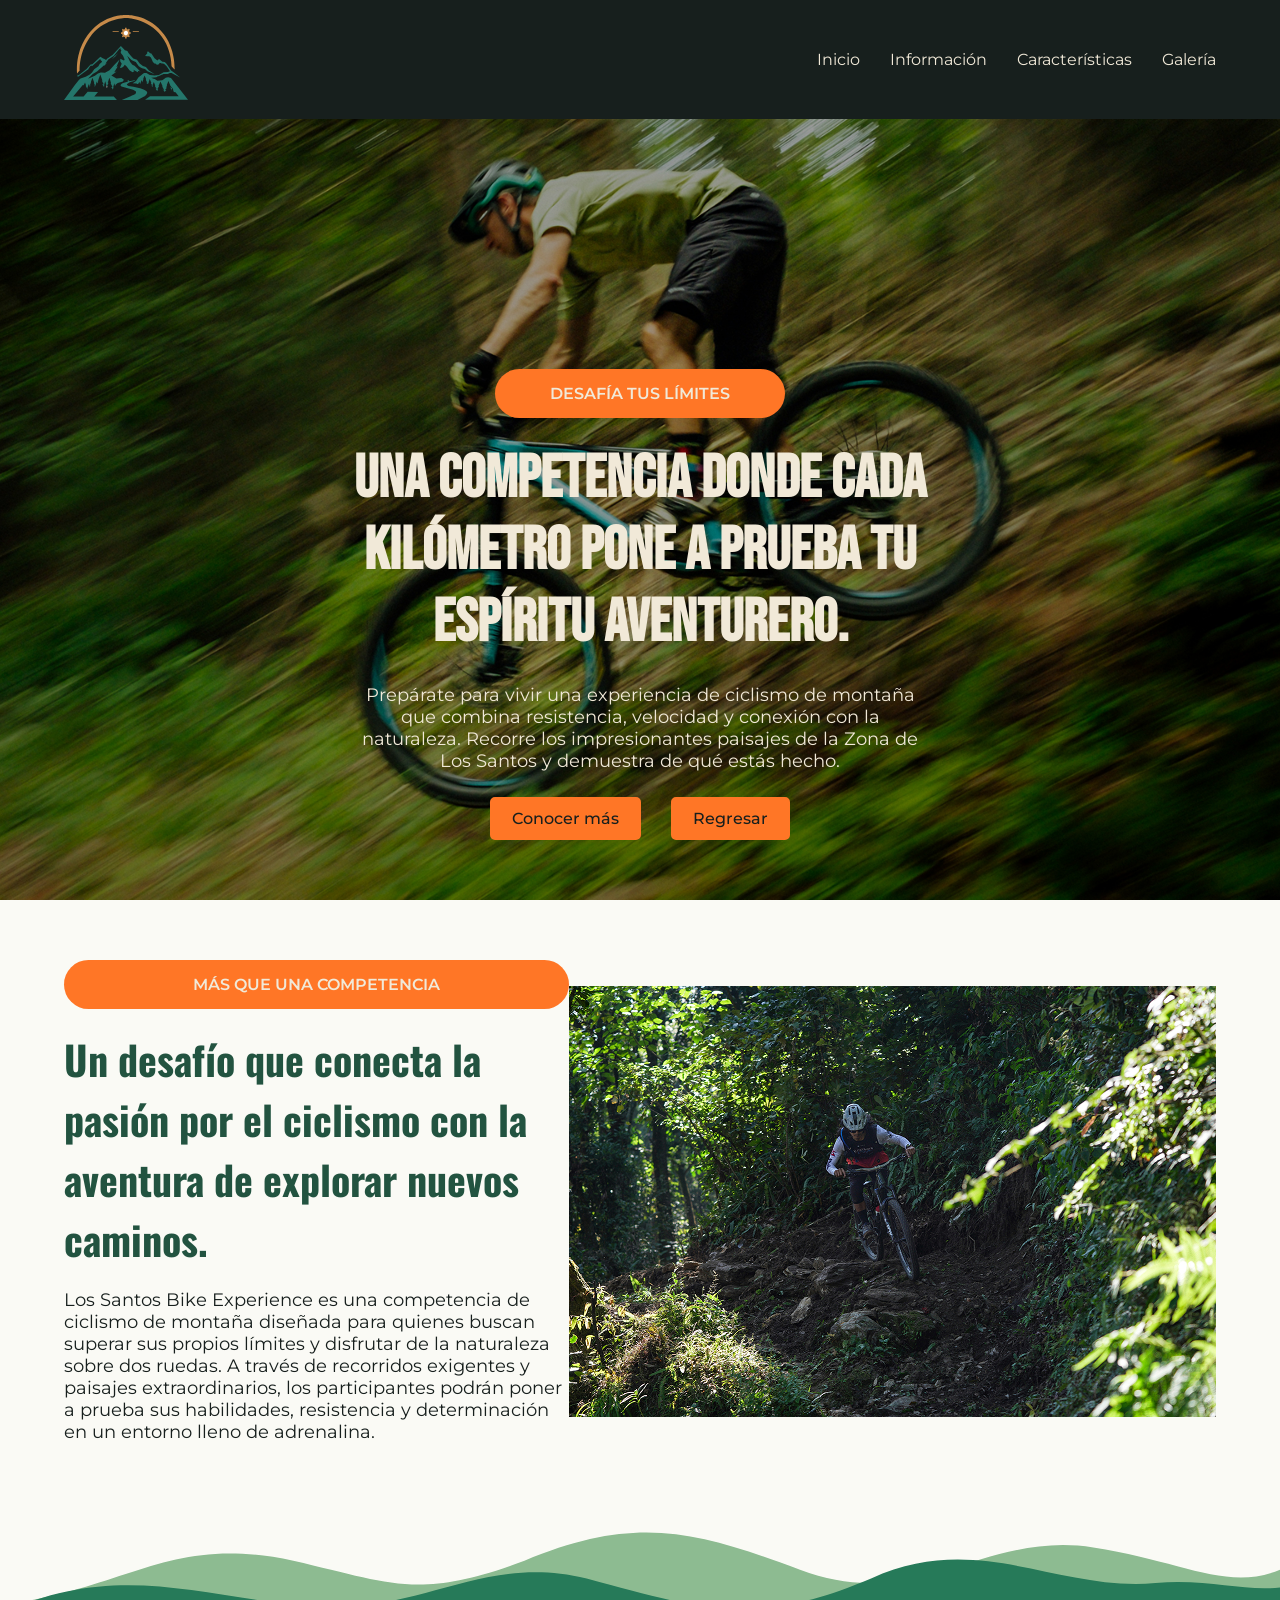
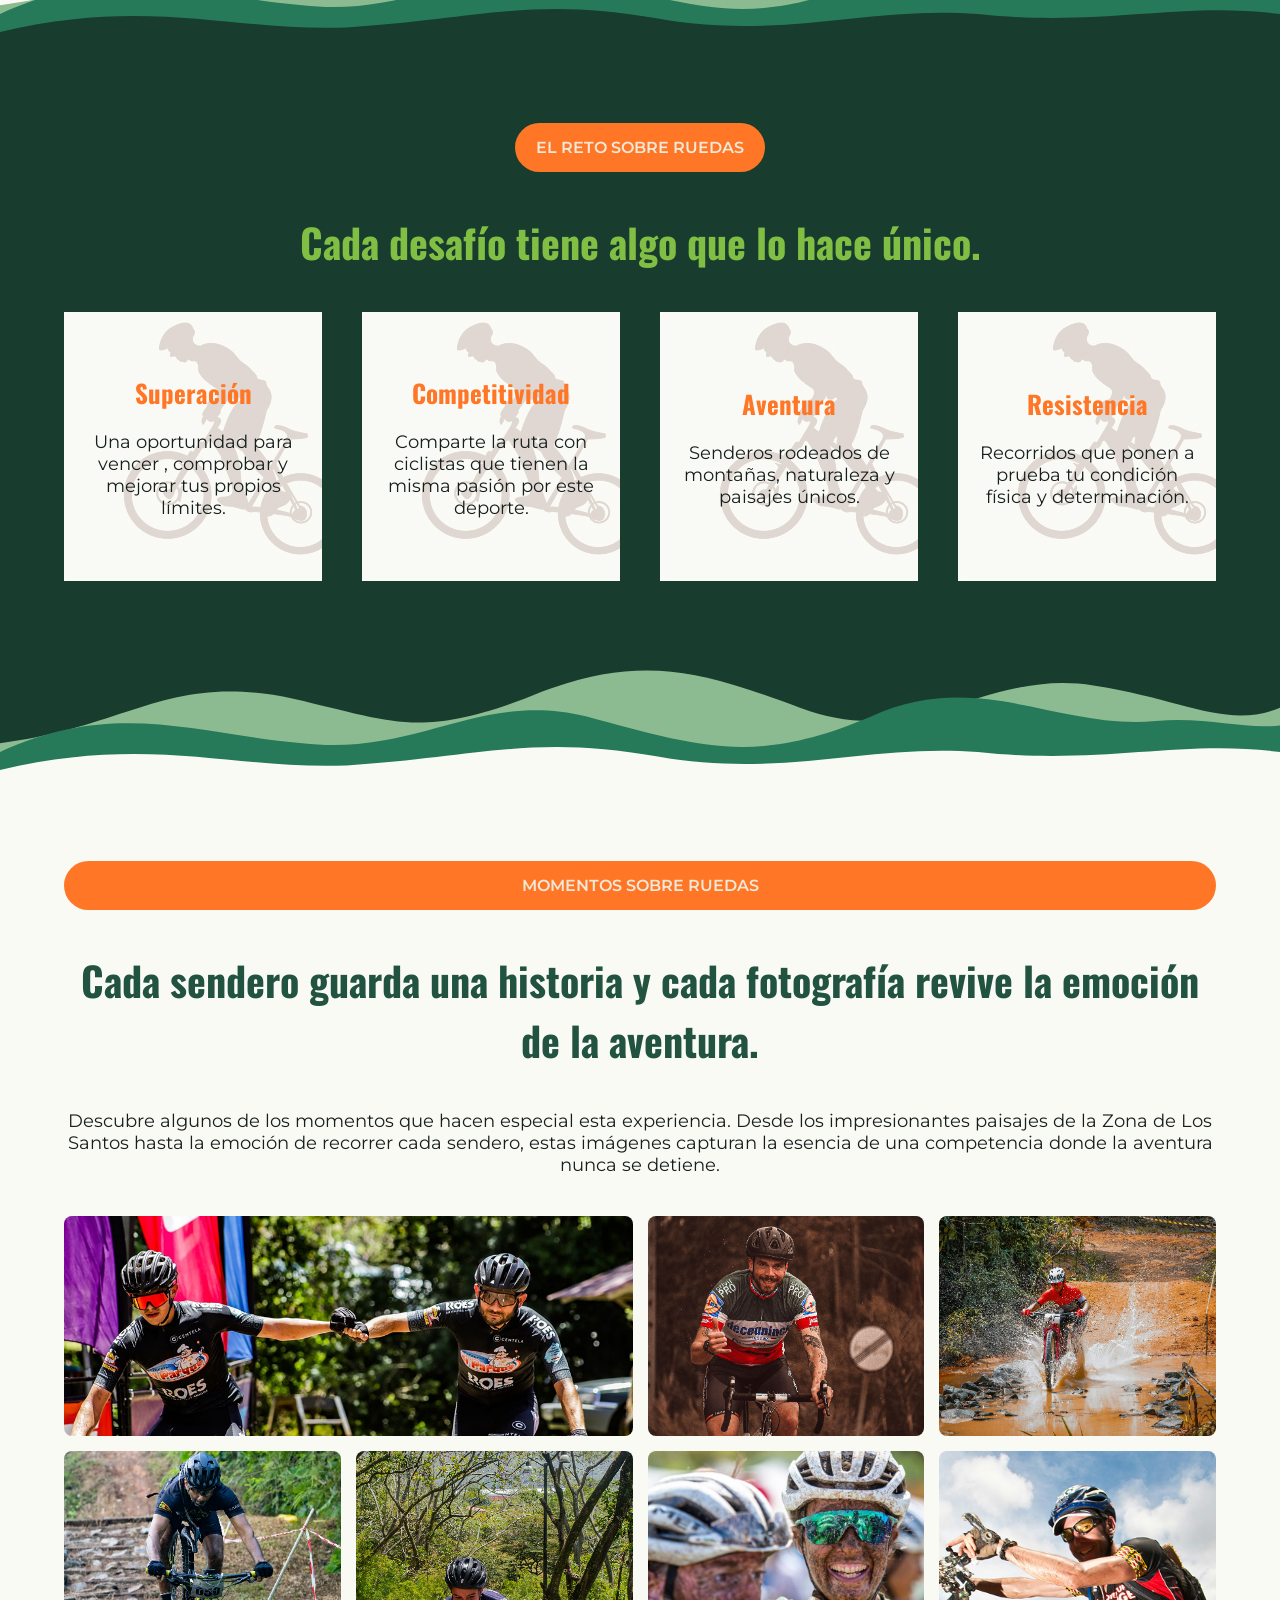
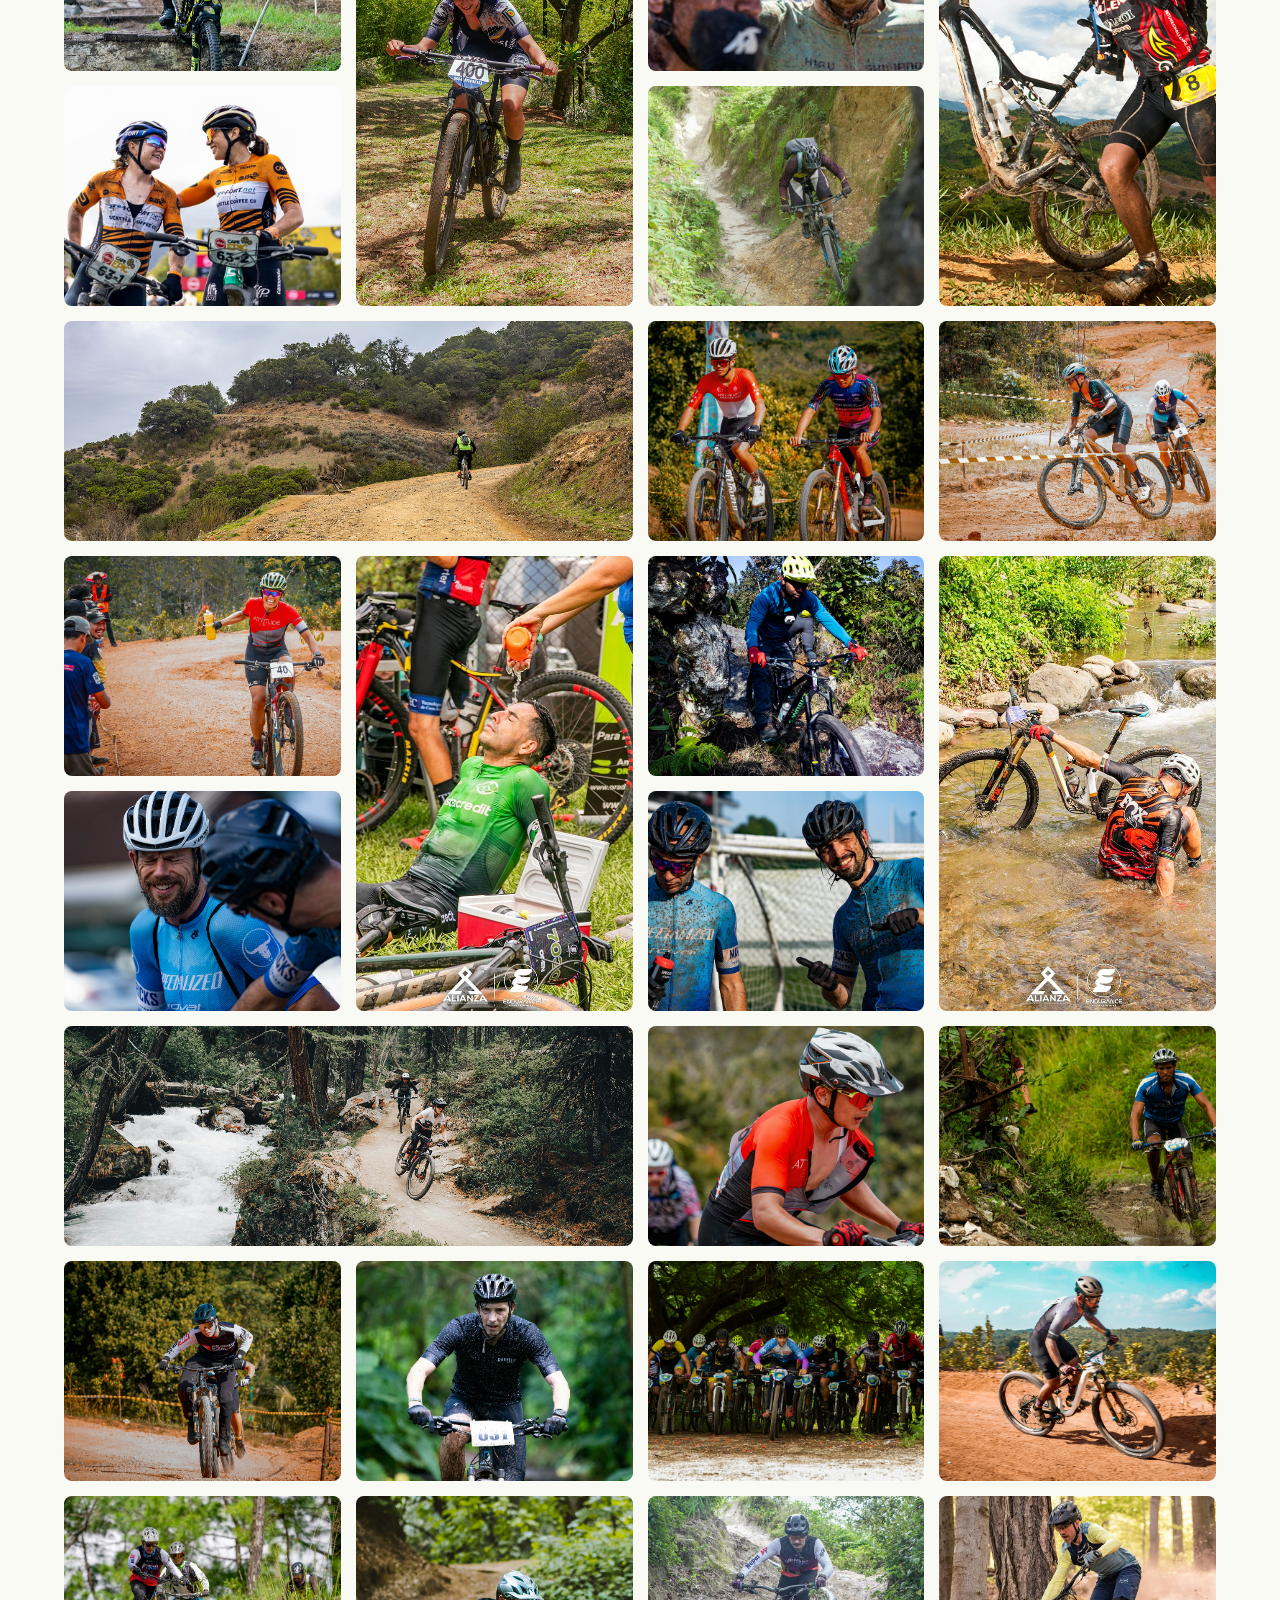
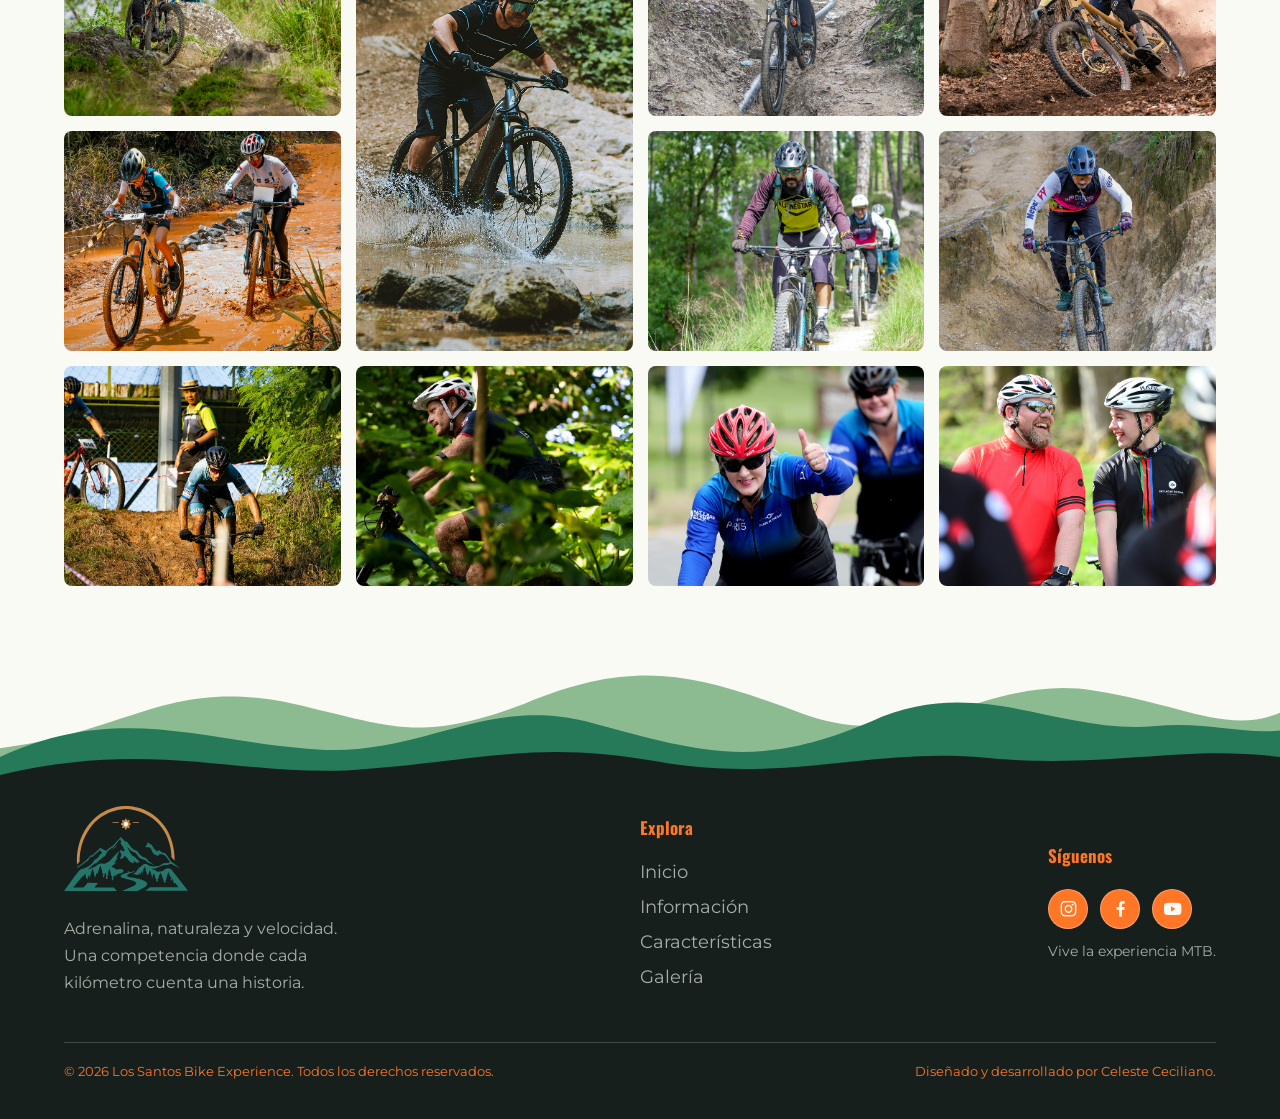
<file: competencia.html>
<!DOCTYPE html>
<html lang="en">

<head>
    <meta charset="UTF-8">
    <meta name="viewport" content="width=device-width, initial-scale=1.0">
    <title>Document</title>
    <link rel="stylesheet" href="css/style.css">
    <link rel="shortcut icon" href="img/logo.svg" type="image/x-icon">
    <link href="https://unpkg.com/boxicons@2.1.4/css/boxicons.min.css" rel="stylesheet">
    <link rel="shortcut icon" href="img/logo.png" type="image/x-icon">
</head>

<body>
    <header class="headerCompetencia" id="inicio">
        <div class="nav">
            <div class="containerNav">
                <div class="logo">
                    <img class="logoImagen" src="img/logo.svg" alt="Imagen del logo">
                </div>
                <nav>
                    <ul class="opcionNavega">
                        <li class="navItem"><a href="#">Inicio</a></li>
                        <li class="navItem"><a href="#info">Información</a></li>
                        <li class="navItem"><a href="#caracte">Características</a></li>
                        <li class="navItem"><a href="#galeria">Galería</a></li>
                        <div class="closeIcon">
                            <i class='bx bx-x'></i>
                        </div>
                    </ul>
                </nav>
                <div class="navBar">
                    <i class='bx bx-menu'></i>
                </div>
            </div>
        </div>
        <div class="containerTextosINoso">
            <div class="textos">
                <div class="etiquetaO">
                    <p>DESAFÍA TUS LÍMITES</p>
                </div>
                <h1>Una competencia donde cada kilómetro pone a prueba tu espíritu aventurero.</h1>
                <p class="pBanner">Prepárate para vivir una experiencia de ciclismo de montaña que combina resistencia,
                    velocidad y conexión con la naturaleza. Recorre los impresionantes paisajes de la Zona de Los Santos
                    y demuestra de qué estás hecho.</p>
                <div class="btnHeader">
                    <a class="btn btn2" href="">Conocer más</a>
                    <a class="btn btn2" href="index.html">Regresar</a>
                </div>
            </div>
        </div>
    </header>
    <main>
        <section class="informacionCI" id="info">
            <article class="container">
                <article class="textoImageninfoCompe">
                    <div class="textoCOmpe">
                        <div class="izquierda">
                            <div class="etiquetaO">
                                <p>MÁS QUE UNA COMPETENCIA</p>
                            </div>
                        </div>

                        <h2 class="h2Oscuro">Un desafío que conecta la pasión por el ciclismo con la aventura de
                            explorar nuevos caminos.</h2>
                        <p class="pOscuro">Los Santos Bike Experience es una competencia de ciclismo de montaña diseñada
                            para quienes buscan superar sus propios límites y disfrutar de la naturaleza sobre dos
                            ruedas. A través de recorridos exigentes y paisajes extraordinarios, los participantes
                            podrán poner a prueba sus habilidades, resistencia y determinación en un entorno lleno de
                            adrenalina.</p>
                    </div>
                    <img src="img/imagenCompetenciaInfo.jpg" alt="Imagen de un ciclista en medio de la montaña">
                </article>
            </article>
        </section>
        <div class="divisor-montanas">
            <svg viewBox="0 0 1440 180" preserveAspectRatio="none" xmlns="http://www.w3.org/2000/svg">

                <!-- Montañas del fondo -->
                <path d="M0 115
        C150 95 190 35 330 65
        C440 90 470 110 590 65
        C720 10 790 35 900 75
        C1030 125 1110 30 1230 50
        C1330 65 1380 100 1440 75
        L1440 180 L0 180 Z" fill="#8DBB91" />

                <!-- Montañas intermedias -->
                <path d="M0 125
        C130 65 220 105 340 115
        C470 130 540 55 660 85
        C790 120 850 140 980 85
        C1100 30 1190 100 1300 90
        C1360 85 1400 100 1440 95
        L1440 180 L0 180 Z" fill="#267A59" />

                <!-- Montaña frontal -->
                <path d="M0 145
        C170 105 260 145 390 140
        C540 130 600 105 740 130
        C880 155 980 115 1100 125
        C1240 140 1330 110 1440 125
        L1440 180 L0 180 Z" fill="#183C2E" />

            </svg>
        </div>
        <section class="caracteristicasCompeSe" id="caracte">
            <article class="container">
                <div class="etiquetaO">
                    <p>EL RETO SOBRE RUEDAS</p>
                </div>
                <h2 class="h2Claro">Cada desafío tiene algo que lo hace único.</h2>
                <article class="carcteristicasCompe">
                    <div class="cardCompe">
                        <h3>Superación</h3>
                        <p class="pOscuro">Una oportunidad para vencer , comprobar y mejorar tus propios límites.</p>
                    </div>
                    <div class="cardCompe">
                        <h3>Competitividad</h3>
                        <p class="pOscuro">Comparte la ruta con ciclistas que tienen la misma pasión por este deporte.
                        </p>
                    </div>
                    <div class="cardCompe">
                        <h3>Aventura</h3>
                        <p class="pOscuro">Senderos rodeados de montañas, naturaleza y paisajes únicos.</p>
                    </div>
                    <div class="cardCompe">
                        <h3>Resistencia</h3>
                        <p class="pOscuro">Recorridos que ponen a prueba tu condición física y determinación.</p>
                    </div>
                </article>
            </article>
        </section>
        <div class="divisor-montanas colorOscuro">
            <svg viewBox="0 0 1440 180" preserveAspectRatio="none" xmlns="http://www.w3.org/2000/svg">

                <!-- Montañas del fondo -->
                <path d="M0 115
        C150 95 190 35 330 65
        C440 90 470 110 590 65
        C720 10 790 35 900 75
        C1030 125 1110 30 1230 50
        C1330 65 1380 100 1440 75
        L1440 180 L0 180 Z" fill="#8DBB91" />

                <!-- Montañas intermedias -->
                <path d="M0 125
        C130 65 220 105 340 115
        C470 130 540 55 660 85
        C790 120 850 140 980 85
        C1100 30 1190 100 1300 90
        C1360 85 1400 100 1440 95
        L1440 180 L0 180 Z" fill="#267A59" />

                <!-- Montaña frontal -->
                <path d="M0 145
        C170 105 260 145 390 140
        C540 130 600 105 740 130
        C880 155 980 115 1100 125
        C1240 140 1330 110 1440 125
        L1440 180 L0 180 Z" fill="#FAFAF5" />

            </svg>
        </div>
        <section class="galeriaSec" id="galeria">
            <article class="container">
                <div class="tetxosGaleria">
                    <div class="etiquetaO"><p>MOMENTOS SOBRE RUEDAS</p></div>
                    <h2 class="h2Oscuro">Cada sendero guarda una historia y cada fotografía revive la emoción de la aventura.</h2>
                    <p class="pOscuro">Descubre algunos de los momentos que hacen especial esta experiencia. Desde los impresionantes paisajes de la Zona de Los Santos hasta la emoción de recorrer cada sendero, estas imágenes capturan la esencia de una competencia donde la aventura nunca se detiene.</p>
                </div>
                <div class="galeria" id="fotos">

                    <div class="foto"><img src="img/galeria1.jpg" alt="Fotografía 1"></div>
                    <div class="foto"><img src="img/galeria2.jpg" alt="Fotografía 2"></div>
                    <div class="foto"><img src="img/galeria3.jpg" alt="Fotografía 3"></div>
                    <div class="foto"><img src="img/galeria4.jpg" alt="Fotografía 4"></div>
                    <div class="foto"><img src="img/galeria5.jpg" alt="Fotografía 5"></div>
                    <div class="foto"><img src="img/galeria6.jpg" alt="Fotografía 6"></div>
                    <div class="foto"><img src="img/galeria7.jpg" alt="Fotografía 7"></div>
                    <div class="foto"><img src="img/galeria8.jpg" alt="Fotografía 8"></div>
                    <div class="foto"><img src="img/galeria9.jpg" alt="Fotografía 9"></div>
                    <div class="foto"><img src="img/galeria10.jpg" alt="Fotografía 10"></div>
                    <div class="foto"><img src="img/galeria11.jpg" alt="Fotografía 11"></div>
                    <div class="foto"><img src="img/galeria12.jpg" alt="Fotografía 12"></div>
                    <div class="foto"><img src="img/galeria13.jpg" alt="Fotografía 13"></div>
                    <div class="foto"><img src="img/galeria14.jpg" alt="Fotografía 14"></div>
                    <div class="foto"><img src="img/galeria15.jpg" alt="Fotografía 15"></div>
                    <div class="foto"><img src="img/galeria16.jpg" alt="Fotografía 16"></div>
                    <div class="foto"><img src="img/galeria17.jpg" alt="Fotografía 17"></div>
                    <div class="foto"><img src="img/galeria18.jpg" alt="Fotografía 18"></div>
                    <div class="foto"><img src="img/galeria19.jpg" alt="Fotografía 19"></div>
                    <div class="foto"><img src="img/galeria20.jpg" alt="Fotografía 20"></div>
                    <div class="foto"><img src="img/galeria21.jpg" alt="Fotografía 21"></div>
                    <div class="foto"><img src="img/galeria22.jpg" alt="Fotografía 22"></div>
                    <div class="foto"><img src="img/galeria23.jpg" alt="Fotografía 23"></div>
                    <div class="foto"><img src="img/galeria24.jpg" alt="Fotografía 24"></div>
                    <div class="foto"><img src="img/galeria25.jpg" alt="Fotografía 25"></div>
                    <div class="foto"><img src="img/galeria26.jpg" alt="Fotografía 26"></div>
                    <div class="foto"><img src="img/galeria27.jpg" alt="Fotografía 27"></div>
                    <div class="foto"><img src="img/galeria28.jpg" alt="Fotografía 28"></div>
                    <div class="foto"><img src="img/galeria29.jpg" alt="Fotografía 29"></div>
                    <div class="foto"><img src="img/galeria30.jpg" alt="Fotografía 30"></div>
                    <div class="foto"><img src="img/galeria31.jpg" alt="Fotografía 31"></div>
                    <div class="foto"><img src="img/galeria32.jpg" alt="Fotografía 32"></div>
                    <div class="foto"><img src="img/galeria33.jpg" alt="Fotografía 33"></div>
                    <div class="foto"><img src="img/galeria34.jpg" alt="Fotografía 34"></div>
                    <div class="foto"><img src="img/galeria35.jpg" alt="Fotografía 35"></div>
                    <div class="foto"><img src="img/galeria36.jpg" alt="Fotografía 36"></div>

                </div>
            </article>
        </section>
    </main>
    <div class="divisor-montanas">
        <svg viewBox="0 0 1440 180" preserveAspectRatio="none" xmlns="http://www.w3.org/2000/svg">

            <!-- Montañas del fondo -->
            <path d="M0 115
        C150 95 190 35 330 65
        C440 90 470 110 590 65
        C720 10 790 35 900 75
        C1030 125 1110 30 1230 50
        C1330 65 1380 100 1440 75
        L1440 180 L0 180 Z" fill="#8DBB91" />

            <!-- Montañas intermedias -->
            <path d="M0 125
        C130 65 220 105 340 115
        C470 130 540 55 660 85
        C790 120 850 140 980 85
        C1100 30 1190 100 1300 90
        C1360 85 1400 100 1440 95
        L1440 180 L0 180 Z" fill="#267A59" />

            <!-- Montaña frontal -->
            <path d="M0 145
        C170 105 260 145 390 140
        C540 130 600 105 740 130
        C880 155 980 115 1100 125
        C1240 140 1330 110 1440 125
        L1440 180 L0 180 Z" fill="#171F1D" />

        </svg>
    </div>
    <footer class="footerN">
        <div class="container">

            <div class="footerTop">

                <div class="footerMarca">
                    <img src="img/logo.svg" alt="Logo de la compétencia">
                    <p>
                        Adrenalina, naturaleza y velocidad.
                        Una competencia donde cada kilómetro
                        cuenta una historia.
                    </p>
                </div>

                <div class="footerLinks">
                    <h3>Explora</h3>
                    <a href="#inicio">Inicio</a>
                    <a href="#info">Información</a>
                    <a href="#caracte">Características</a>
                    <a href="#galeria">Galería</a>
                </div>
                <div class="footerRedes">
                    <h3>Síguenos</h3>
                    <div class="redes">
                        <a href="#"><i class='bx bxl-instagram'></i></a>
                        <a href="#"><i class='bx bxl-facebook'></i></a>
                        <a href="#"><i class='bx bxl-youtube'></i></a>
                    </div>
                    <p>Vive la experiencia MTB.</p>
                </div>

            </div>

            <div class="footerBottom">
                <p>© 2026 Los Santos Bike Experience. Todos los derechos reservados.</p>
                <p>Diseñado y desarrollado por Celeste Ceciliano.</p>
            </div>

        </div>
    </footer>
    <script src="js/menu.js"></script>
</body>

</html>
</file>
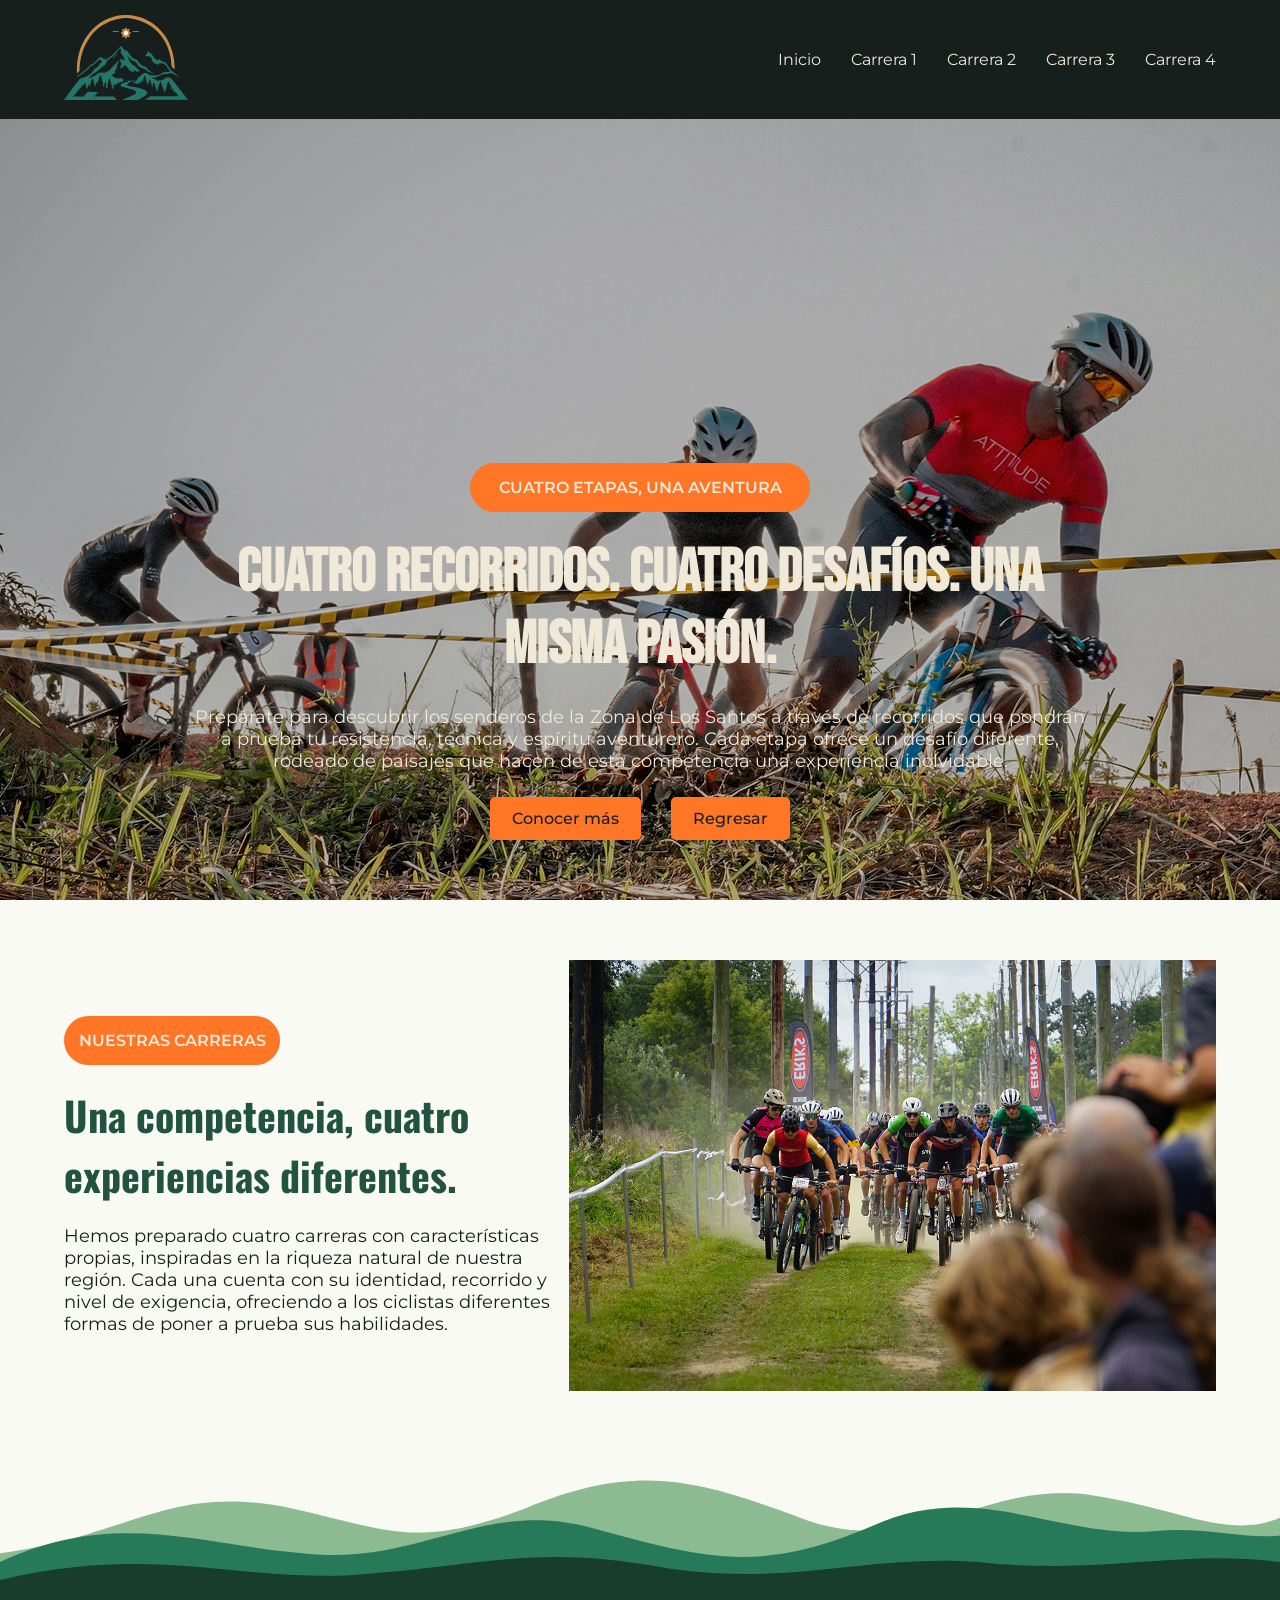
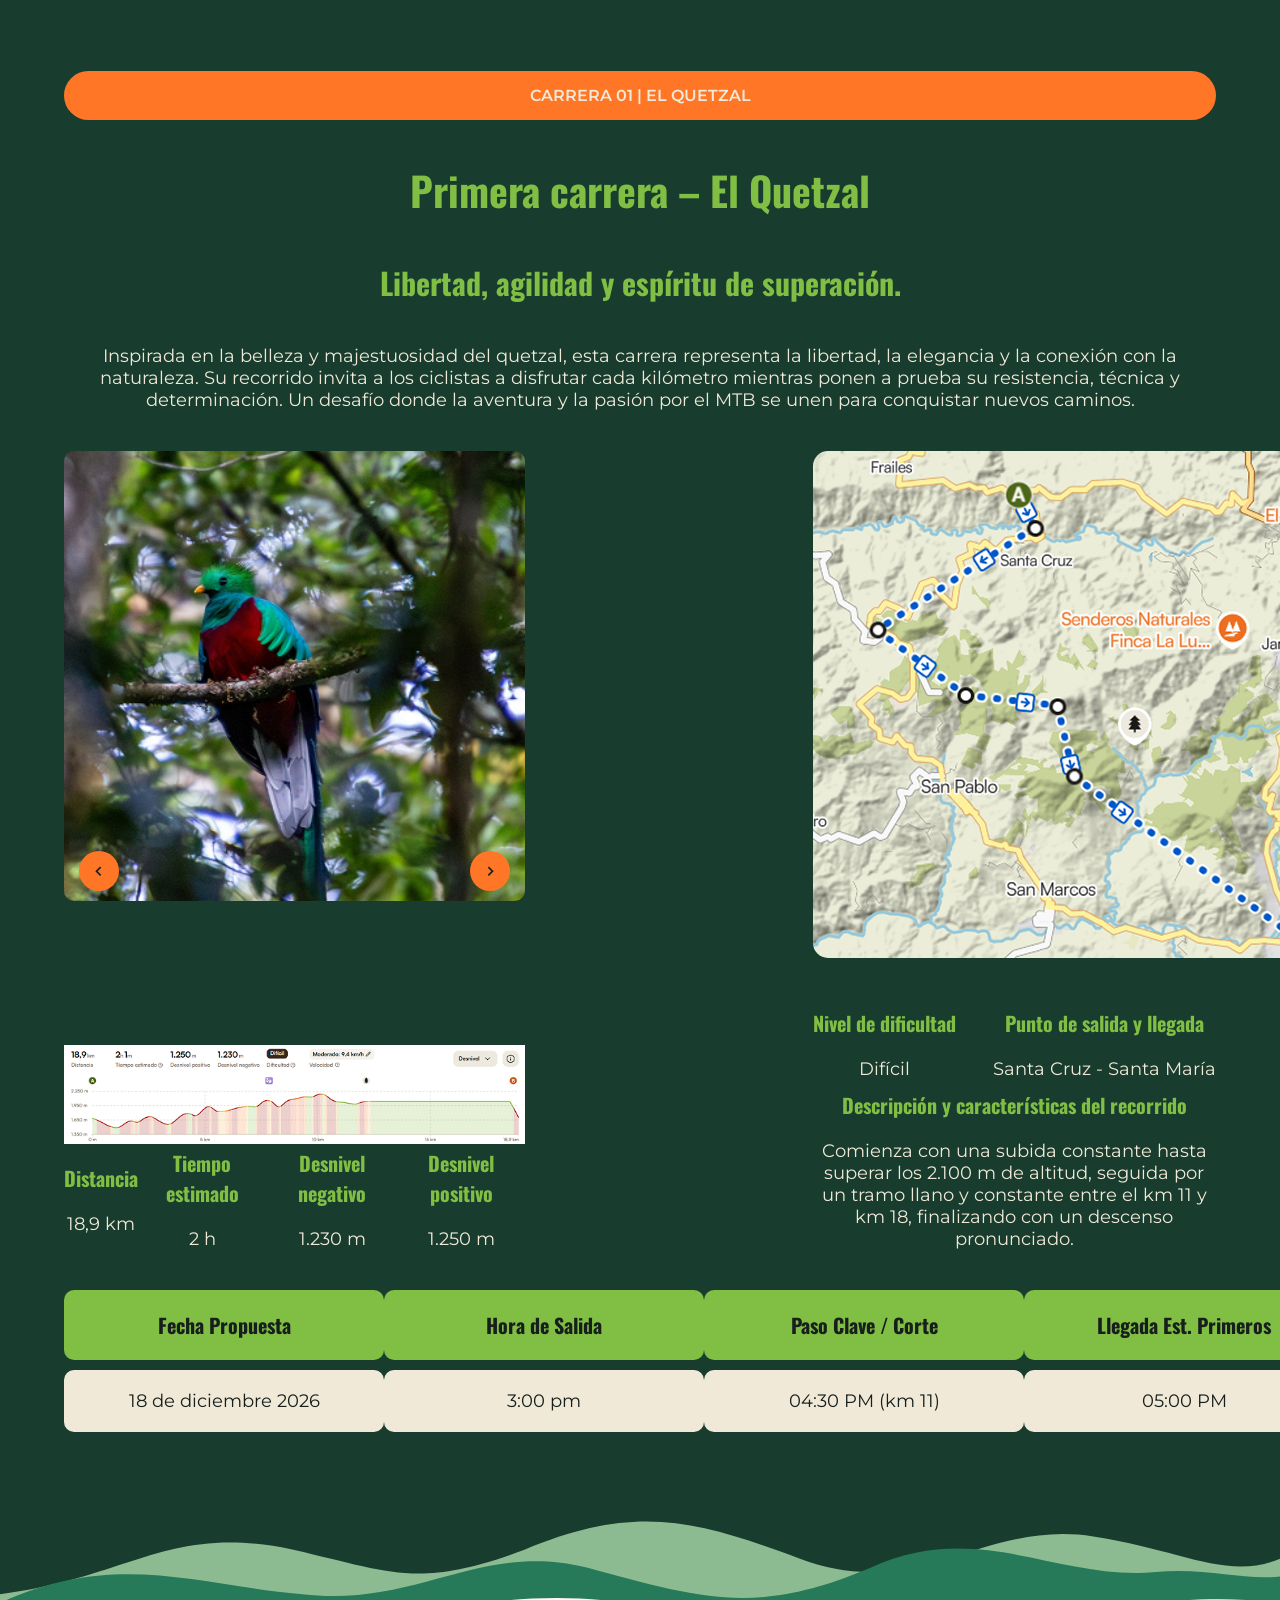
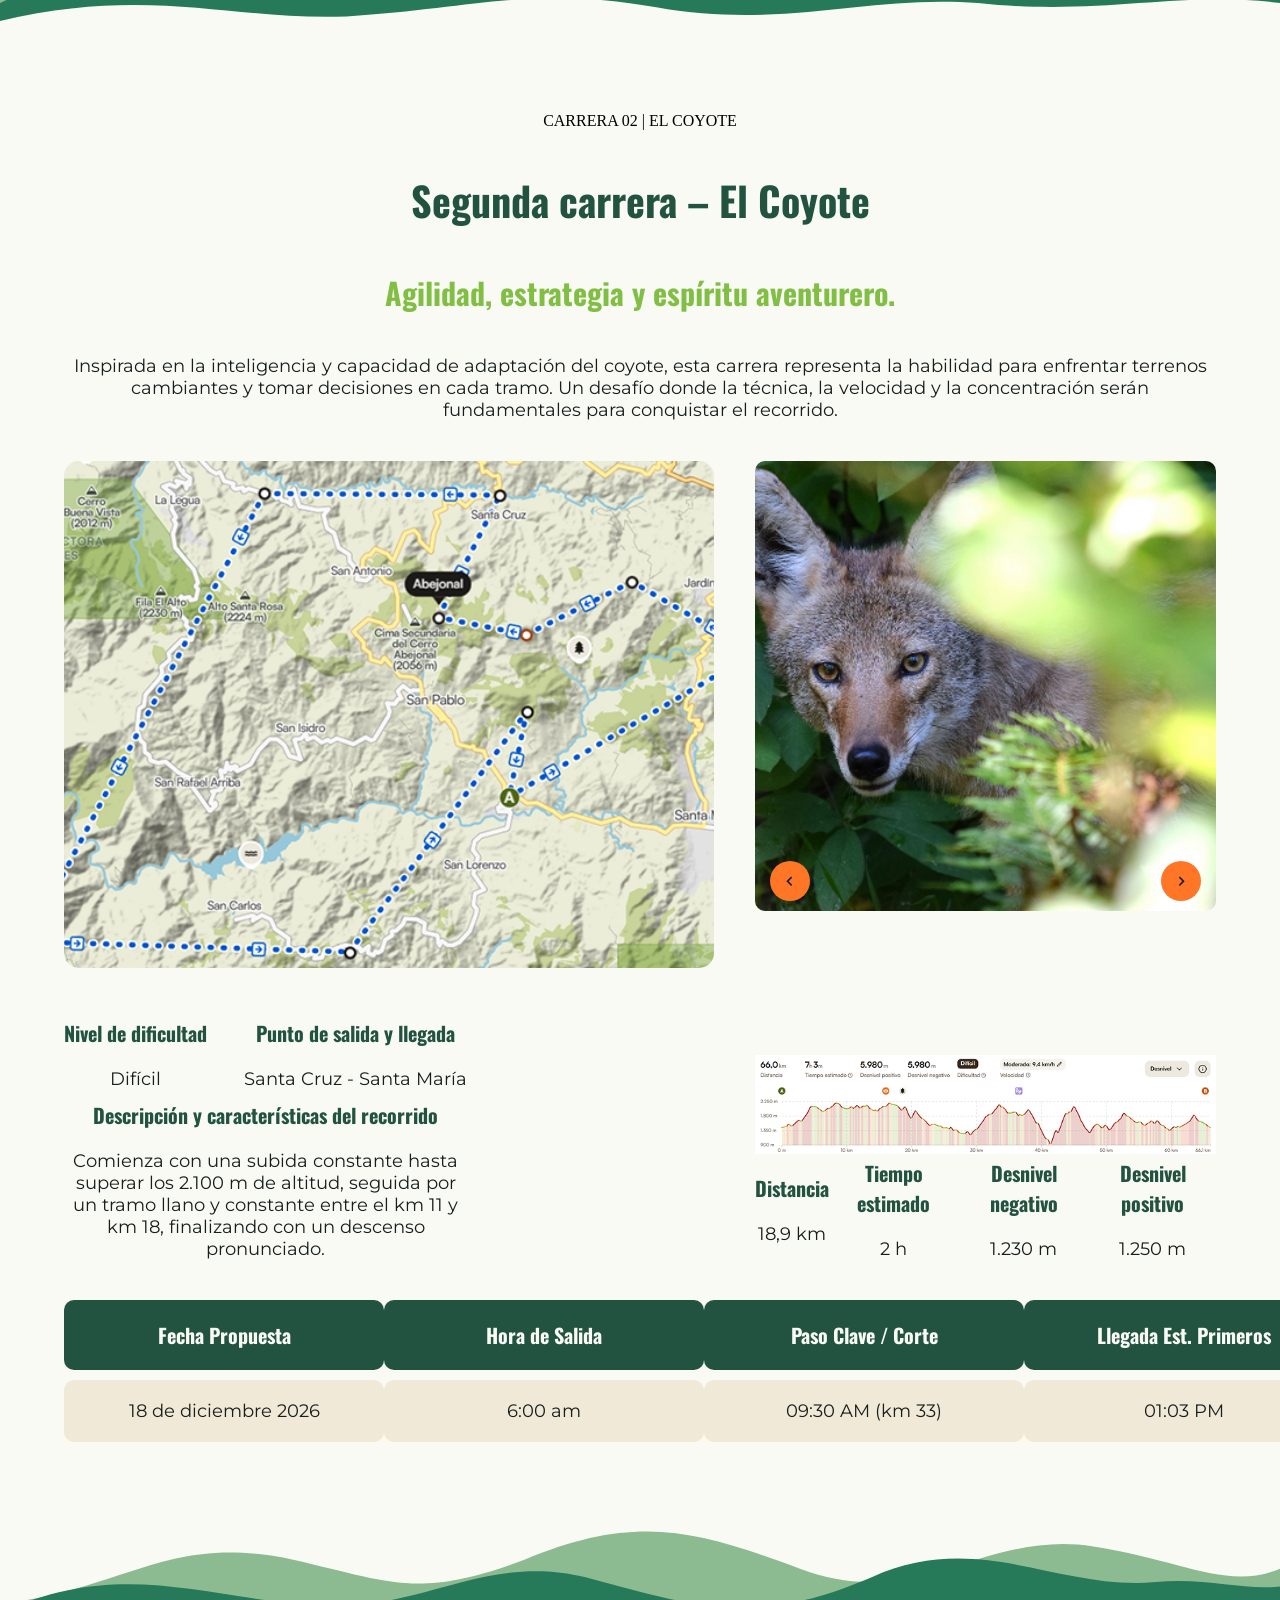
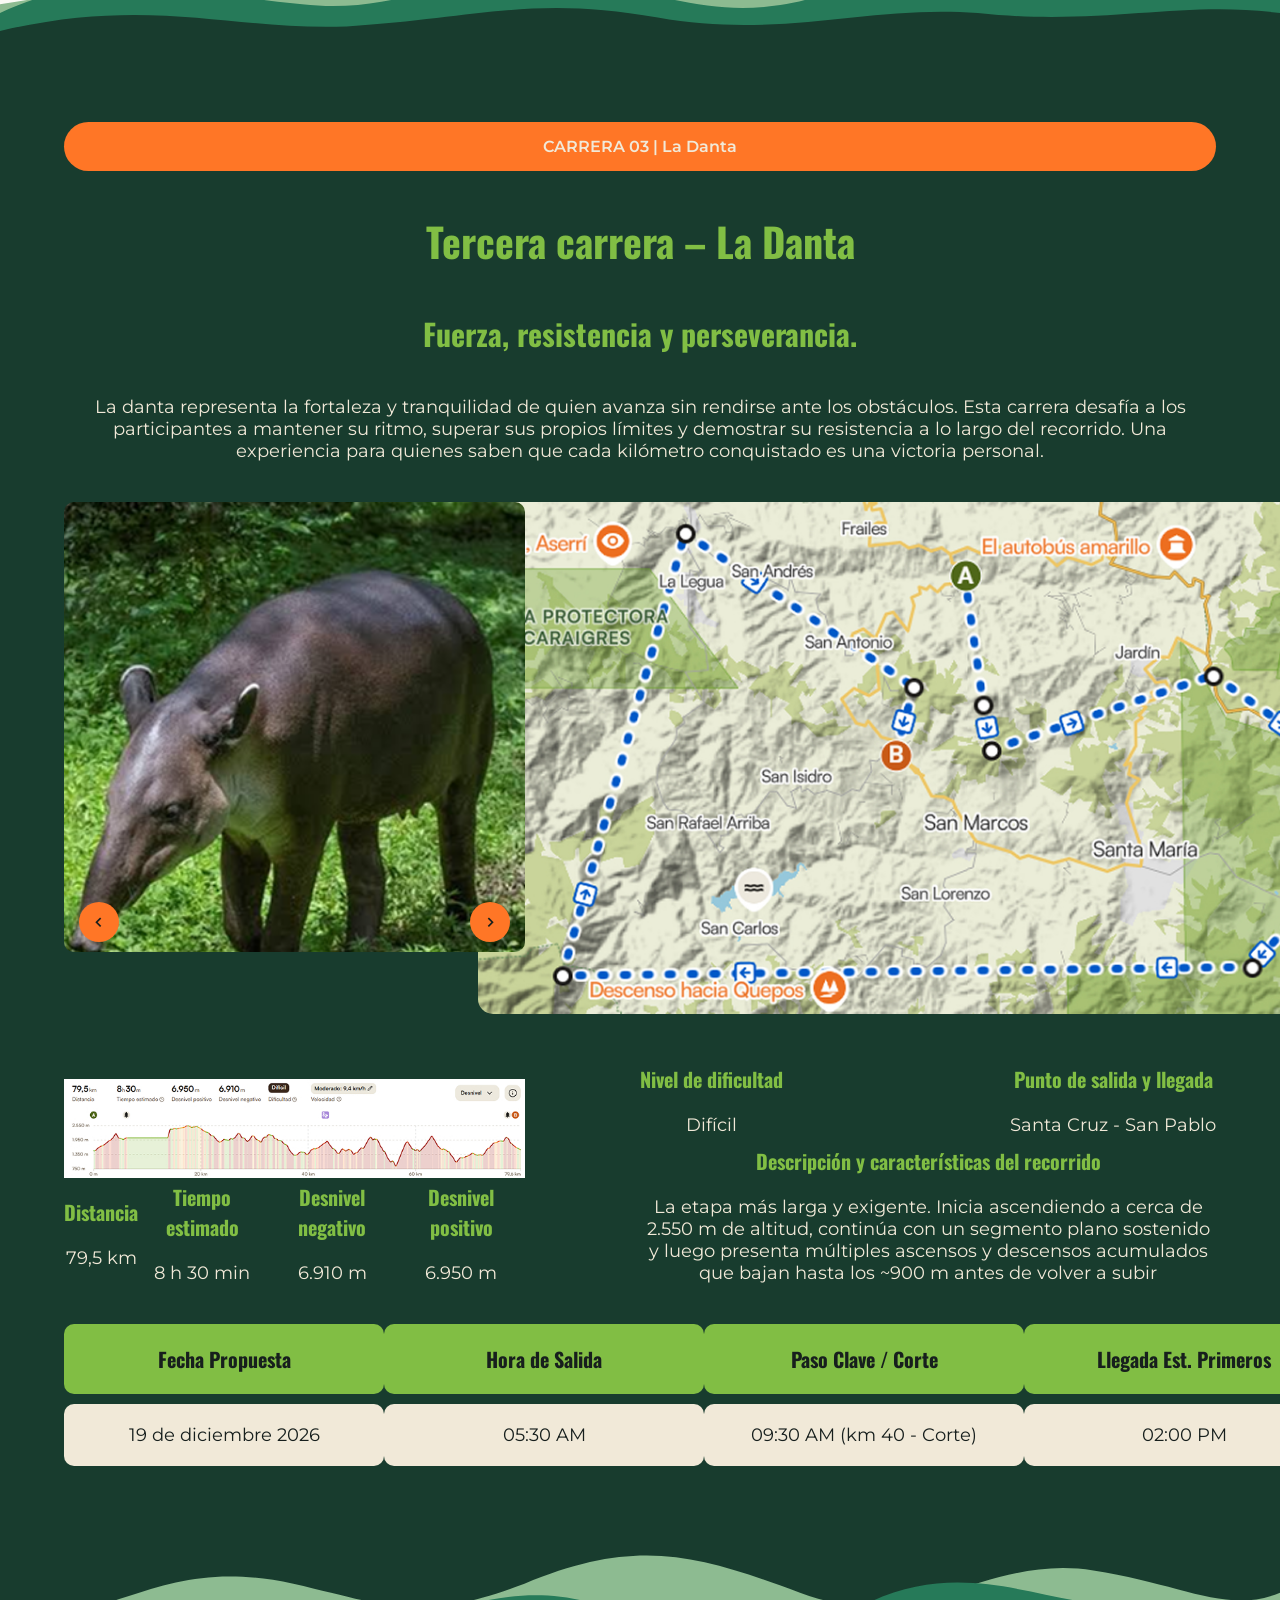
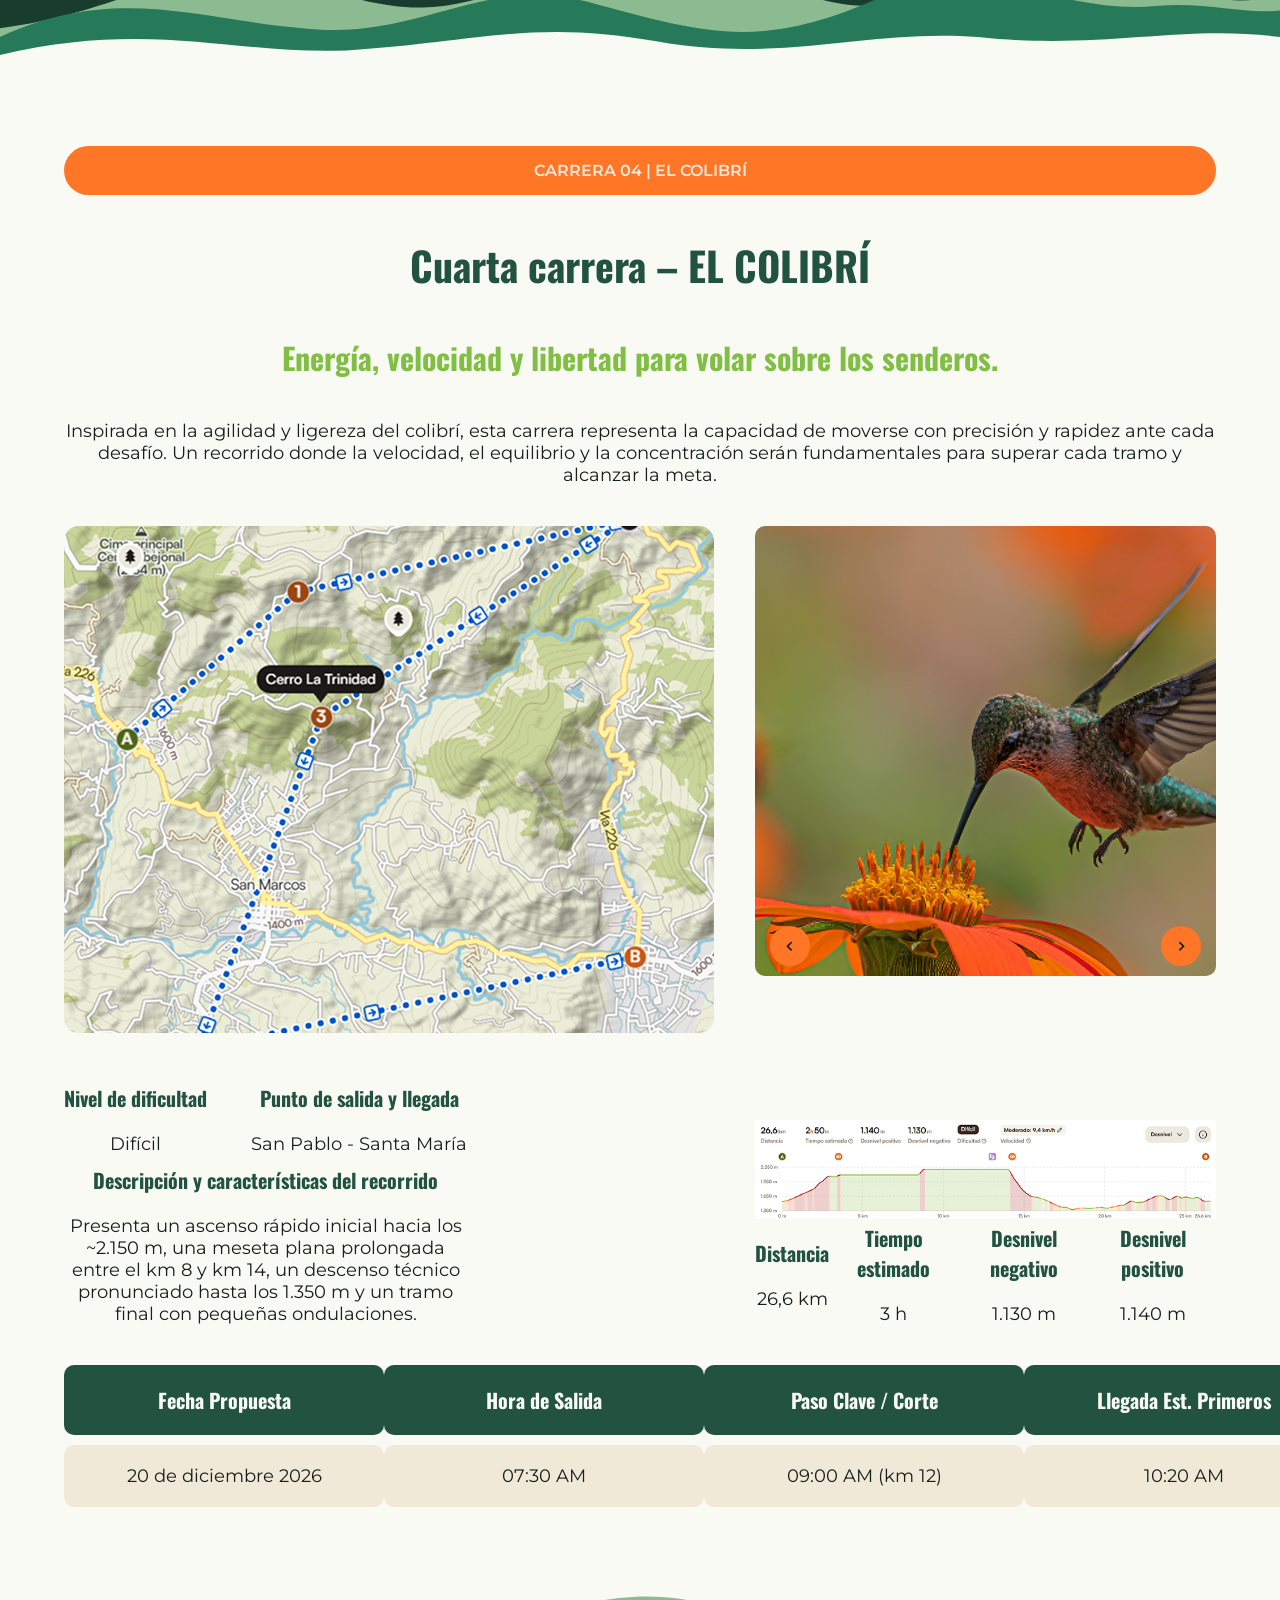
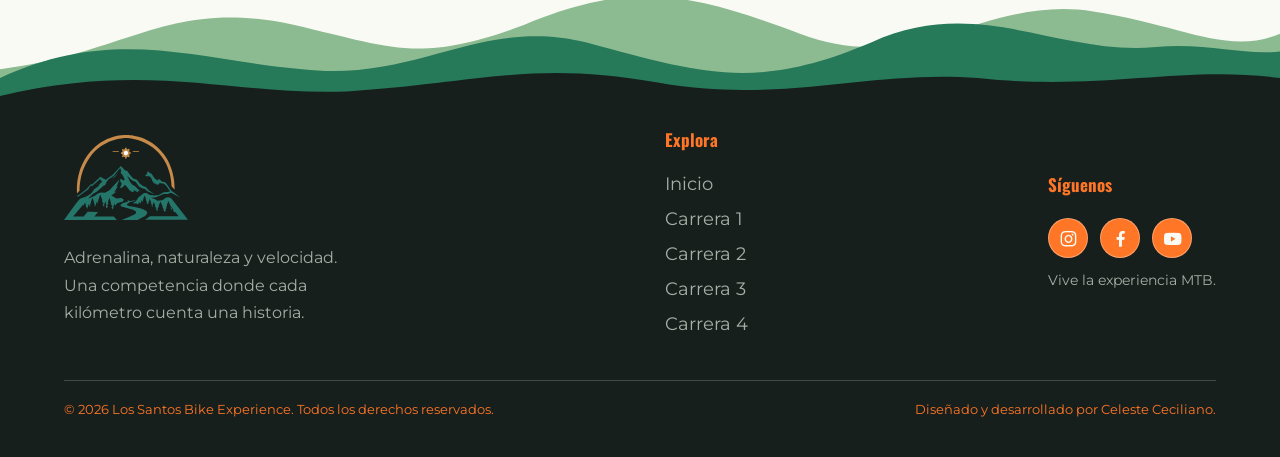
<file: etapas.html>
<!DOCTYPE html>
<html lang="en">

<head>
    <meta charset="UTF-8">
    <meta name="viewport" content="width=device-width, initial-scale=1.0">
    <title>Los Santos Bike Experience | Etapas</title>
    <link rel="stylesheet" href="css/style.css">
    <link rel="shortcut icon" href="img/logo.svg" type="image/x-icon">
    <link href="https://unpkg.com/boxicons@2.1.4/css/boxicons.min.css" rel="stylesheet">
    <link rel="shortcut icon" href="img/logo.png" type="image/x-icon">
</head>

<body>
    <header class="etapaindex" id="#inicio">
        <div class="nav">
            <div class="containerNav">
                <div class="logo">
                    <img class="logoImagen" src="img/logo.svg" alt="Imagen del logo">
                </div>
                <nav>
                    <ul class="opcionNavega">
                        <li class="navItem"><a href="#">Inicio</a></li>
                        <li class="navItem"><a href="#carrera1">Carrera 1</a></li>
                        <li class="navItem"><a href="#carrera2">Carrera 2</a></li>
                        <li class="navItem"><a href="#carrera3">Carrera 3</a></li>
                        <li class="navItem"><a href="#carrera4">Carrera 4</a></li>
                        <div class="closeIcon">
                            <i class='bx bx-x'></i>
                        </div>
                    </ul>
                </nav>
                <div class="navBar">
                    <i class='bx bx-menu'></i>
                </div>
            </div>
        </div>
        <div class="containerTextosEtapas">
            <div class="textosIN">
                <div class="etiquetaO">
                    <p>CUATRO ETAPAS, UNA AVENTURA</p>
                </div>
                <h1>CUATRO recorridos. CUATRO desafíos. Una misma pasión.</h1>
                <p class="pBanner">Prepárate para descubrir los senderos de la Zona de Los Santos a través de recorridos
                    que pondrán a prueba tu resistencia, técnica y espíritu aventurero. Cada etapa ofrece un desafío
                    diferente, rodeado de paisajes que hacen de esta competencia una experiencia inolvidable.</p>
                <div class="btnHeader">
                    <a class="btn btn2" href="#origen">Conocer más</a>
                    <a class="btn btn2" href="index.html">Regresar</a>

                </div>
            </div>

        </div>
    </header>
    <main>
        <section class="informacionEtapasinde">
            <article class="container">
                <div class="textoEtapasImagenes">
                    <div class="tetxoEt">
                        <div class="etiquetaO">
                            <p>NUESTRAS CARRERAS</p>
                        </div>
                        <h2 class="h2Oscuro">Una competencia, cuatro experiencias diferentes.</h2>
                        <p class="pOscuro">Hemos preparado cuatro carreras con características propias, inspiradas en la
                            riqueza natural de nuestra región. Cada una cuenta con su identidad, recorrido y nivel de
                            exigencia, ofreciendo a los ciclistas diferentes formas de poner a prueba sus habilidades.
                        </p>
                    </div>
                    <img src="img/imagenIndexEtapahtml.jpg" alt="">
                </div>
            </article>
        </section>
        <div class="divisor-montanas">
            <svg viewBox="0 0 1440 180" preserveAspectRatio="none" xmlns="http://www.w3.org/2000/svg">

                <!-- Montañas del fondo -->
                <path d="M0 115
        C150 95 190 35 330 65
        C440 90 470 110 590 65
        C720 10 790 35 900 75
        C1030 125 1110 30 1230 50
        C1330 65 1380 100 1440 75
        L1440 180 L0 180 Z" fill="#8DBB91" />

                <!-- Montañas intermedias -->
                <path d="M0 125
        C130 65 220 105 340 115
        C470 130 540 55 660 85
        C790 120 850 140 980 85
        C1100 30 1190 100 1300 90
        C1360 85 1400 100 1440 95
        L1440 180 L0 180 Z" fill="#267A59" />

                <!-- Montaña frontal -->
                <path d="M0 145
        C170 105 260 145 390 140
        C540 130 600 105 740 130
        C880 155 980 115 1100 125
        C1240 140 1330 110 1440 125
        L1440 180 L0 180 Z" fill="#183C2E" />

            </svg>
        </div>
        <section class="carrera1" id="carrera1">
            <article class="container">
                <div class="textosCarrera">
                    <div class="etiquetaO">
                        <p>CARRERA 01 | EL QUETZAL</p>
                    </div>
                    <h2 class="h2Claro">Primera carrera – El Quetzal</h2>
                    <h3>Libertad, agilidad y espíritu de superación.</h3>
                    <p class="pClaro">Inspirada en la belleza y majestuosidad del quetzal, esta carrera representa la
                        libertad, la elegancia y la conexión con la naturaleza. Su recorrido invita a los ciclistas a
                        disfrutar cada kilómetro mientras ponen a prueba su resistencia, técnica y determinación. Un
                        desafío donde la aventura y la pasión por el MTB se unen para conquistar nuevos caminos.</p>
                </div>
                <article class="infromacionCarrera alreves">
                    <div class="izquierdaCarrera">
                        <article class="carrusel" data-carrusel>

                            <button class="flecha anterior" type="button" aria-label="Imagen anterior">
                                <i class='bx bx-chevron-left'></i>
                            </button>

                            <div class="contenedorCarrusel">
                                <div class="imagenesCarrusel">

                                    <img src="img/quetzalC1.png" alt="Quetzal 1">
                                    <img src="img/quetzal2.png" alt="Quetzal 2">
                                    <img src="img/quetzal3.png" alt="Quetzal 3">
                                    <img src="img/quetzal4.png" alt="Quetzal 4">
                                    <img src="img/quetzal5.png" alt="Quetzal 5">

                                </div>
                            </div>

                            <button class="flecha siguiente" type="button" aria-label="Imagen siguiente">
                                <i class='bx bx-chevron-right'></i>
                            </button>

                        </article>
                        <div class="altimetria">
                            <img class="altime" src="img/altimetria1.jpg" alt="">
                            <div class="infromacionAltimetria">
                                <div class="infoA">
                                    <h4>Distancia</h4>
                                    <p class="pClaro">18,9 km</p>
                                </div>
                                <div class="infoA">
                                    <h4>Tiempo estimado</h4>
                                    <p class="pClaro">2 h</p>
                                </div>
                                <div class="infoA">
                                    <h4>Desnivel negativo</h4>
                                    <p class="pClaro"> 1.230 m</p>
                                </div>
                                <div class="infoA">
                                    <h4>Desnivel positivo</h4>
                                    <p class="pClaro">1.250 m</p>
                                </div>
                            </div>
                        </div>
                    </div>
                    <div class="derechaCarrera">
                        <img class="rutasIMG" src="img/ruta1.jpg" alt="">
                        <div class="datoscarrera">
                            <div class="pareja">
                                <div class="infoDatosP">
                                    <h4>Nivel de dificultad</h4>
                                    <p class="pClaro">Difícil</p>
                                </div>
                                <div class="infoDatosP">
                                    <h4>Punto de salida y llegada</h4>
                                    <p class="pClaro">Santa Cruz - Santa María</p>
                                </div>
                            </div>
                            <div class="infoDatosP">
                                <h4>Descripción y características del recorrido</h4>
                                <p class="pClaro">Comienza con una subida constante hasta superar los 2.100 m de
                                    altitud, seguida por un tramo llano y constante entre el km 11 y km 18, finalizando
                                    con un descenso pronunciado.</p>
                            </div>
                        </div>
                    </div>
                </article>
                <div class="tablas">
                    <div class="columna">
                        <div class="titulo">
                            <h4>Fecha Propuesta</h4>
                        </div>
                        <div class="tetxotabla">
                            <p class="pOscuro">18 de diciembre 2026</p>
                        </div>
                    </div>
                    <div class="columna">
                        <div class="titulo">
                            <h4>Hora de Salida</h4>
                        </div>
                        <div class="tetxotabla">
                            <p class="pOscuro">3:00 pm</p>
                        </div>
                    </div>
                    <div class="columna">
                        <div class="titulo">
                            <h4>Paso Clave / Corte</h4>
                        </div>
                        <div class="tetxotabla">
                            <p class="pOscuro">04:30 PM (km 11)</p>
                        </div>
                    </div>
                    <div class="columna">
                        <div class="titulo">
                            <h4>Llegada Est. Primeros</h4>
                        </div>
                        <div class="tetxotabla">
                            <p class="pOscuro">05:00 PM</p>
                        </div>
                    </div>
                    <div class="columna">
                        <div class="titulo">
                            <h4>Cierre de Meta</h4>
                        </div>
                        <div class="tetxotabla">
                            <p class="pOscuro">06:30 PM</p>
                        </div>
                    </div>
                </div>
            </article>
        </section>
        <div class="divisor-montanas colorOscuro">
            <svg viewBox="0 0 1440 180" preserveAspectRatio="none" xmlns="http://www.w3.org/2000/svg">

                <!-- Montañas del fondo -->
                <path d="M0 115
        C150 95 190 35 330 65
        C440 90 470 110 590 65
        C720 10 790 35 900 75
        C1030 125 1110 30 1230 50
        C1330 65 1380 100 1440 75
        L1440 180 L0 180 Z" fill="#8DBB91" />

                <!-- Montañas intermedias -->
                <path d="M0 125
        C130 65 220 105 340 115
        C470 130 540 55 660 85
        C790 120 850 140 980 85
        C1100 30 1190 100 1300 90
        C1360 85 1400 100 1440 95
        L1440 180 L0 180 Z" fill="#267A59" />

                <!-- Montaña frontal -->
                <path d="M0 145
        C170 105 260 145 390 140
        C540 130 600 105 740 130
        C880 155 980 115 1100 125
        C1240 140 1330 110 1440 125
        L1440 180 L0 180 Z" fill="#FAFAF5" />

            </svg>
        </div>
        <section class="carrera2" id="carrera2">
            <article class="container">
                <div class="textosCarrera">
                    <div class="etiqueta">
                        <p>CARRERA 02 | EL COYOTE</p>
                    </div>
                    <h2 class="h2Oscuro">Segunda carrera – El Coyote</h2>
                    <h3>Agilidad, estrategia y espíritu aventurero.</h3>
                    <p class="pOscuro">Inspirada en la inteligencia y capacidad de adaptación del coyote, esta carrera
                        representa la habilidad para enfrentar terrenos cambiantes y tomar decisiones en cada tramo. Un
                        desafío donde la técnica, la velocidad y la concentración serán fundamentales para conquistar el
                        recorrido.</p>
                </div>
                <article class="infromacionCarrera">

                    <div class="derechaCarrera">
                        <img class="rutasIMG" src="img/ruta2.jpg" alt="">
                        <div class="datoscarrera">
                            <div class="pareja">
                                <div class="infoDatosP cambioColor">
                                    <h4>Nivel de dificultad</h4>
                                    <p class="pOscuro">Difícil</p>
                                </div>
                                <div class="infoDatosP cambioColor">
                                    <h4>Punto de salida y llegada</h4>
                                    <p class="pOscuro">Santa Cruz - Santa María</p>
                                </div>
                            </div>
                            <div class="infoDatosP cambioColor">
                                <h4>Descripción y características del recorrido</h4>
                                <p class="pOscuro">Comienza con una subida constante hasta superar los 2.100 m de
                                    altitud, seguida por un tramo llano y constante entre el km 11 y km 18, finalizando
                                    con un descenso pronunciado.</p>
                            </div>
                        </div>
                    </div>
                    <div class="izquierdaCarrera">
                        <article class="carrusel" data-carrusel>

                            <button class="flecha anterior" type="button" aria-label="Imagen anterior">
                                <i class='bx bx-chevron-left'></i>
                            </button>

                            <div class="contenedorCarrusel">
                                <div class="imagenesCarrusel">

                                    <img src="img/coyoteC1.png" alt="Coyote 1">
                                    <img src="img/coyote2.png" alt="Coyote 2">
                                    <img src="img/coyote3.png" alt="Coyote 3">
                                    <img src="img/coyote4.png" alt="Coyote 4">
                                    <img src="img/coyote5.png" alt="Coyote 5">

                                </div>
                            </div>

                            <button class="flecha siguiente" type="button" aria-label="Imagen siguiente">
                                <i class='bx bx-chevron-right'></i>
                            </button>

                        </article>
                        <div class="altimetria">
                            <img class="altime" src="img/altimetria2.jpg" alt="">
                            <div class="infromacionAltimetria">
                                <div class="infoA cambioColor">
                                    <h4>Distancia</h4>
                                    <p class="pOscuro">18,9 km</p>
                                </div>
                                <div class="infoA cambioColor">
                                    <h4>Tiempo estimado</h4>
                                    <p class="pOscuro">2 h</p>
                                </div>
                                <div class="infoA cambioColor">
                                    <h4>Desnivel negativo</h4>
                                    <p class="pOscuro"> 1.230 m</p>
                                </div>
                                <div class="infoA cambioColor">
                                    <h4>Desnivel positivo</h4>
                                    <p class="pOscuro">1.250 m</p>
                                </div>
                            </div>
                        </div>
                    </div>
                </article>
                <div class="tablas">
                    <div class="columna">
                        <div class="titulo cambioColorT">
                            <h4>Fecha Propuesta</h4>
                        </div>
                        <div class="tetxotabla">
                            <p class="pOscuro">18 de diciembre 2026</p>
                        </div>
                    </div>
                    <div class="columna">
                        <div class="titulo cambioColorT">
                            <h4>Hora de Salida</h4>
                        </div>
                        <div class="tetxotabla">
                            <p class="pOscuro">6:00 am</p>
                        </div>
                    </div>
                    <div class="columna">
                        <div class="titulo cambioColorT">
                            <h4>Paso Clave / Corte</h4>
                        </div>
                        <div class="tetxotabla">
                            <p class="pOscuro">09:30 AM (km 33)</p>
                        </div>
                    </div>
                    <div class="columna">
                        <div class="titulo cambioColorT">
                            <h4>Llegada Est. Primeros</h4>
                        </div>
                        <div class="tetxotabla">
                            <p class="pOscuro">01:03 PM</p>
                        </div>
                    </div>
                    <div class="columna">
                        <div class="titulo cambioColorT">
                            <h4>Cierre de Meta</h4>
                        </div>
                        <div class="tetxotabla">
                            <p class="pOscuro">04:30 PM</p>
                        </div>
                    </div>
                </div>
            </article>
        </section>
        <div class="divisor-montanas">
            <svg viewBox="0 0 1440 180" preserveAspectRatio="none" xmlns="http://www.w3.org/2000/svg">

                <!-- Montañas del fondo -->
                <path d="M0 115
        C150 95 190 35 330 65
        C440 90 470 110 590 65
        C720 10 790 35 900 75
        C1030 125 1110 30 1230 50
        C1330 65 1380 100 1440 75
        L1440 180 L0 180 Z" fill="#8DBB91" />

                <!-- Montañas intermedias -->
                <path d="M0 125
        C130 65 220 105 340 115
        C470 130 540 55 660 85
        C790 120 850 140 980 85
        C1100 30 1190 100 1300 90
        C1360 85 1400 100 1440 95
        L1440 180 L0 180 Z" fill="#267A59" />

                <!-- Montaña frontal -->
                <path d="M0 145
        C170 105 260 145 390 140
        C540 130 600 105 740 130
        C880 155 980 115 1100 125
        C1240 140 1330 110 1440 125
        L1440 180 L0 180 Z" fill="#183C2E" />

            </svg>
        </div>
        <section class="carrera1" id="carrera3">
            <article class="container">
                <div class="textosCarrera">
                    <div class="etiquetaO">
                        <p>CARRERA 03 | La Danta</p>
                    </div>
                    <h2 class="h2Claro">Tercera carrera – La Danta</h2>
                    <h3>Fuerza, resistencia y perseverancia.</h3>
                    <p class="pClaro">La danta representa la fortaleza y tranquilidad de quien avanza sin rendirse ante los obstáculos. Esta carrera desafía a los participantes a mantener su ritmo, superar sus propios límites y demostrar su resistencia a lo largo del recorrido. Una experiencia para quienes saben que cada kilómetro conquistado es una victoria personal.</p>
                </div>
                <article class="infromacionCarrera alreves">
                    <div class="izquierdaCarrera">
                        <article class="carrusel" data-carrusel>

                            <button class="flecha anterior" type="button" aria-label="Imagen anterior">
                                <i class='bx bx-chevron-left'></i>
                            </button>

                            <div class="contenedorCarrusel">
                                <div class="imagenesCarrusel">

                                    <img src="img/danta1.png" alt="Danta 1">
                                    <img src="img/danta2.png" alt="Danta 2">
                                    <img src="img/danta3.png" alt="Danta 3">
                                    <img src="img/danta4.png" alt="Danta 4">
                                    <img src="img/danta5.png" alt="Danta 5">

                                </div>
                            </div>

                            <button class="flecha siguiente" type="button" aria-label="Imagen siguiente">
                                <i class='bx bx-chevron-right'></i>
                            </button>

                        </article>
                        <div class="altimetria">
                            <img class="altime" src="img/altimetria3.jpg" alt="">
                            <div class="infromacionAltimetria">
                                <div class="infoA">
                                    <h4>Distancia</h4>
                                    <p class="pClaro"> 79,5 km</p>
                                </div>
                                <div class="infoA">
                                    <h4>Tiempo estimado</h4>
                                    <p class="pClaro">8 h 30 min</p>
                                </div>
                                <div class="infoA">
                                    <h4>Desnivel negativo</h4>
                                    <p class="pClaro">6.910 m</p>
                                </div>
                                <div class="infoA">
                                    <h4>Desnivel positivo</h4>
                                    <p class="pClaro">6.950 m</p>
                                </div>
                            </div>
                        </div>
                    </div>
                    <div class="derechaCarrera dere2">
                        <img class="rutasIMG2" src="img/ruta3.jpg" alt="">
                        <div class="datoscarrera">
                            <div class="pareja">
                                <div class="infoDatosP">
                                    <h4>Nivel de dificultad</h4>
                                    <p class="pClaro">Difícil</p>
                                </div>
                                <div class="infoDatosP">
                                    <h4>Punto de salida y llegada</h4>
                                    <p class="pClaro">Santa Cruz - San Pablo</p>
                                </div>
                            </div>
                            <div class="infoDatosP">
                                <h4>Descripción y características del recorrido</h4>
                                <p class="pClaro"> La etapa más larga y exigente. Inicia ascendiendo a cerca de 2.550 m de altitud, continúa con un segmento plano sostenido y luego presenta múltiples ascensos y descensos acumulados que bajan hasta los ~900 m antes de volver a subir</p>
                            </div>
                        </div>
                    </div>
                </article>
                <div class="tablas">
                    <div class="columna">
                        <div class="titulo">
                            <h4>Fecha Propuesta</h4>
                        </div>
                        <div class="tetxotabla">
                            <p class="pOscuro">19 de diciembre 2026</p>
                        </div>
                    </div>
                    <div class="columna">
                        <div class="titulo">
                            <h4>Hora de Salida</h4>
                        </div>
                        <div class="tetxotabla">
                            <p class="pOscuro">05:30 AM</p>
                        </div>
                    </div>
                    <div class="columna">
                        <div class="titulo">
                            <h4>Paso Clave / Corte</h4>
                        </div>
                        <div class="tetxotabla">
                            <p class="pOscuro">09:30 AM (km 40 - Corte)</p>
                        </div>
                    </div>
                    <div class="columna">
                        <div class="titulo">
                            <h4>Llegada Est. Primeros</h4>
                        </div>
                        <div class="tetxotabla">
                            <p class="pOscuro">02:00 PM</p>
                        </div>
                    </div>
                    <div class="columna">
                        <div class="titulo">
                            <h4>Cierre de Meta</h4>
                        </div>
                        <div class="tetxotabla">
                            <p class="pOscuro">06:30 PM</p>
                        </div>
                    </div>
                </div>
            </article>
        </section>
        <div class="divisor-montanas colorOscuro">
            <svg viewBox="0 0 1440 180" preserveAspectRatio="none" xmlns="http://www.w3.org/2000/svg">

                <!-- Montañas del fondo -->
                <path d="M0 115
        C150 95 190 35 330 65
        C440 90 470 110 590 65
        C720 10 790 35 900 75
        C1030 125 1110 30 1230 50
        C1330 65 1380 100 1440 75
        L1440 180 L0 180 Z" fill="#8DBB91" />

                <!-- Montañas intermedias -->
                <path d="M0 125
        C130 65 220 105 340 115
        C470 130 540 55 660 85
        C790 120 850 140 980 85
        C1100 30 1190 100 1300 90
        C1360 85 1400 100 1440 95
        L1440 180 L0 180 Z" fill="#267A59" />

                <!-- Montaña frontal -->
                <path d="M0 145
        C170 105 260 145 390 140
        C540 130 600 105 740 130
        C880 155 980 115 1100 125
        C1240 140 1330 110 1440 125
        L1440 180 L0 180 Z" fill="#FAFAF5" />

            </svg>
        </div>
        <section class="carrera2" id="carrera4">
            <article class="container">
                <div class="textosCarrera">
                    <div class="etiquetaO">
                        <p>CARRERA 04 | EL COLIBRÍ</p>
                    </div>
                    <h2 class="h2Oscuro">Cuarta carrera – EL COLIBRÍ</h2>
                    <h3>Energía, velocidad y libertad para volar sobre los senderos.</h3>
                    <p class="pOscuro">Inspirada en la agilidad y ligereza del colibrí, esta carrera representa la capacidad de moverse con precisión y rapidez ante cada desafío. Un recorrido donde la velocidad, el equilibrio y la concentración serán fundamentales para superar cada tramo y alcanzar la meta.</p>
                </div>
                <article class="infromacionCarrera">

                    <div class="derechaCarrera">
                        <img class="rutasIMG" src="img/ruta4.jpg" alt="">
                        <div class="datoscarrera">
                            <div class="pareja">
                                <div class="infoDatosP cambioColor">
                                    <h4>Nivel de dificultad</h4>
                                    <p class="pOscuro">Difícil</p>
                                </div>
                                <div class="infoDatosP cambioColor">
                                    <h4>Punto de salida y llegada</h4>
                                    <p class="pOscuro">San Pablo - Santa María</p>
                                </div>
                            </div>
                            <div class="infoDatosP cambioColor">
                                <h4>Descripción y características del recorrido</h4>
                                <p class="pOscuro">Presenta un ascenso rápido inicial hacia los ~2.150 m, una meseta plana prolongada entre el km 8 y km 14, un descenso técnico pronunciado hasta los 1.350 m y un tramo final con pequeñas ondulaciones.</p>
                            </div>
                        </div>
                    </div>
                    <div class="izquierdaCarrera">
                        <article class="carrusel" data-carrusel>

                            <button class="flecha anterior" type="button" aria-label="Imagen anterior">
                                <i class='bx bx-chevron-left'></i>
                            </button>

                            <div class="contenedorCarrusel">
                                <div class="imagenesCarrusel">

                                    <img src="img/colibri1.png" alt="Colibri 1">
                                    <img src="img/colibri2.png" alt="Colibri 2">
                                    <img src="img/colibri3.png" alt="Colibri 3">
                                    <img src="img/colibri4.png" alt="Colibri 4">
                                    <img src="img/colibri5.png" alt="Colibri 5">

                                </div>
                            </div>

                            <button class="flecha siguiente" type="button" aria-label="Imagen siguiente">
                                <i class='bx bx-chevron-right'></i>
                            </button>

                        </article>
                        <div class="altimetria">
                            <img class="altime" src="img/altimetria4.jpg" alt="">
                            <div class="infromacionAltimetria">
                                <div class="infoA cambioColor">
                                    <h4>Distancia</h4>
                                    <p class="pOscuro">26,6 km</p>
                                </div>
                                <div class="infoA cambioColor">
                                    <h4>Tiempo estimado</h4>
                                    <p class="pOscuro">3 h</p>
                                </div>
                                <div class="infoA cambioColor">
                                    <h4>Desnivel negativo</h4>
                                    <p class="pOscuro">1.130 m</p>
                                </div>
                                <div class="infoA cambioColor">
                                    <h4>Desnivel positivo</h4>
                                    <p class="pOscuro">1.140 m</p>
                                </div>
                            </div>
                        </div>
                    </div>
                </article>
                <div class="tablas">
                    <div class="columna">
                        <div class="titulo cambioColorT">
                            <h4>Fecha Propuesta</h4>
                        </div>
                        <div class="tetxotabla">
                            <p class="pOscuro">20 de diciembre 2026</p>
                        </div>
                    </div>
                    <div class="columna">
                        <div class="titulo cambioColorT">
                            <h4>Hora de Salida</h4>
                        </div>
                        <div class="tetxotabla">
                            <p class="pOscuro">07:30 AM</p>
                        </div>
                    </div>
                    <div class="columna">
                        <div class="titulo cambioColorT">
                            <h4>Paso Clave / Corte</h4>
                        </div>
                        <div class="tetxotabla">
                            <p class="pOscuro">09:00 AM (km 12)</p>
                        </div>
                    </div>
                    <div class="columna">
                        <div class="titulo cambioColorT">
                            <h4>Llegada Est. Primeros</h4>
                        </div>
                        <div class="tetxotabla">
                            <p class="pOscuro">10:20 AM</p>
                        </div>
                    </div>
                    <div class="columna">
                        <div class="titulo cambioColorT">
                            <h4>Cierre de Meta</h4>
                        </div>
                        <div class="tetxotabla">
                            <p class="pOscuro">12:00 PM</p>
                        </div>
                    </div>
                </div>
            </article>
        </section>
    </main>
    <div class="divisor-montanas ">
        <svg viewBox="0 0 1440 180" preserveAspectRatio="none" xmlns="http://www.w3.org/2000/svg">

            <!-- Montañas del fondo -->
            <path d="M0 115
        C150 95 190 35 330 65
        C440 90 470 110 590 65
        C720 10 790 35 900 75
        C1030 125 1110 30 1230 50
        C1330 65 1380 100 1440 75
        L1440 180 L0 180 Z" fill="#8DBB91" />

            <!-- Montañas intermedias -->
            <path d="M0 125
        C130 65 220 105 340 115
        C470 130 540 55 660 85
        C790 120 850 140 980 85
        C1100 30 1190 100 1300 90
        C1360 85 1400 100 1440 95
        L1440 180 L0 180 Z" fill="#267A59" />

            <!-- Montaña frontal -->
            <path d="M0 145
        C170 105 260 145 390 140
        C540 130 600 105 740 130
        C880 155 980 115 1100 125
        C1240 140 1330 110 1440 125
        L1440 180 L0 180 Z" fill="#171F1D" />

        </svg>
    </div>
    <footer class="footerN">
        <div class="container">

            <div class="footerTop">

                <div class="footerMarca">
                    <img src="img/logo.svg" alt="Logo de la compétencia">
                    <p>
                        Adrenalina, naturaleza y velocidad.
                        Una competencia donde cada kilómetro
                        cuenta una historia.
                    </p>
                </div>

                <div class="footerLinks">
                    <h3>Explora</h3>
                    <a href="#inicio">Inicio</a>
                    <a href="#carrera1">Carrera 1</a>
                    <a href="#carrera2">Carrera 2</a>
                     <a href="#carrera3">Carrera 3</a>
                    <a href="#carrera4">Carrera 4</a>
                </div>

                <div class="footerRedes">
                    <h3>Síguenos</h3>
                    <div class="redes">
                        <a href="#"><i class='bx bxl-instagram'></i></a>
                        <a href="#"><i class='bx bxl-facebook'></i></a>
                        <a href="#"><i class='bx bxl-youtube'></i></a>
                    </div>
                    <p>Vive la experiencia MTB.</p>
                </div>

            </div>

            <div class="footerBottom">
                <p>© 2026 Los Santos Bike Experience. Todos los derechos reservados.</p>
                <p>Diseñado y desarrollado por Celeste Ceciliano.</p>
            </div>

        </div>
    </footer>
    <script src="js/carruselCarrera.js"></script>
    <script src="js/menu.js"></script>
</body>

</html>
</file>
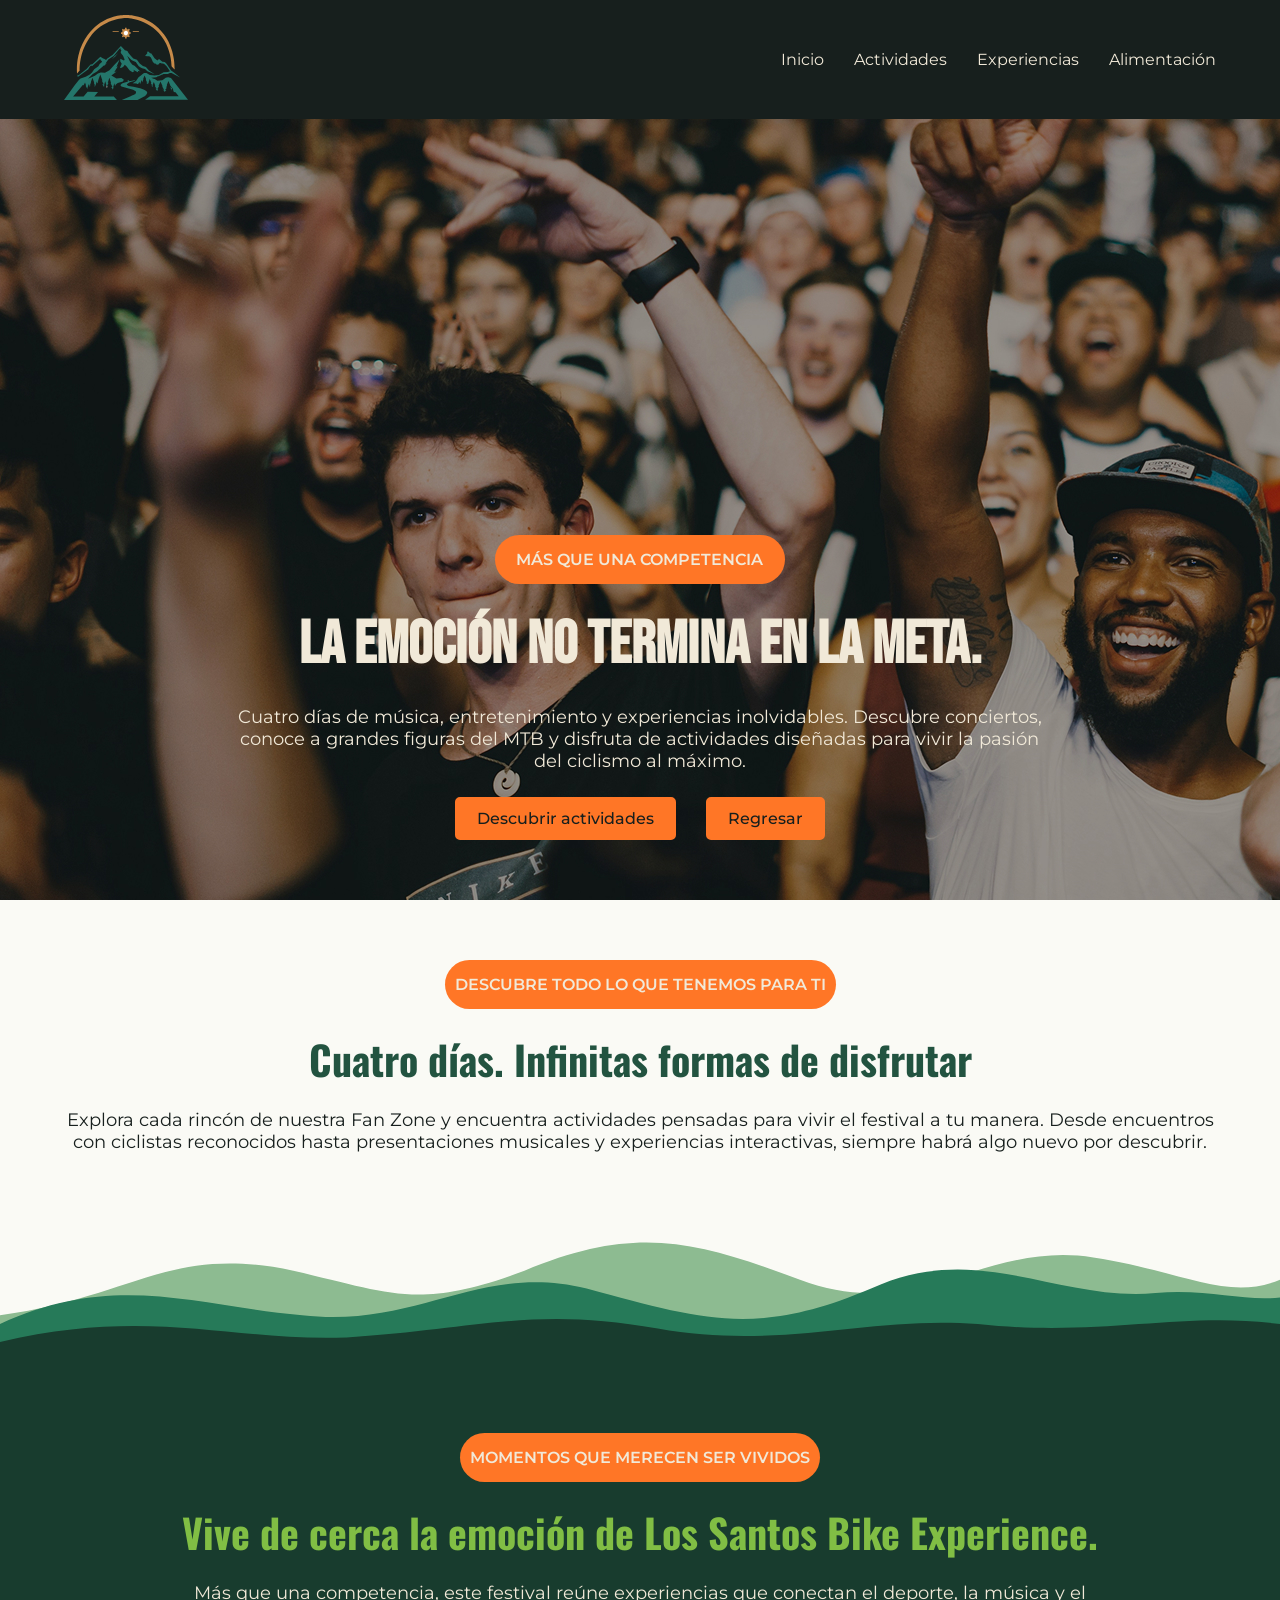
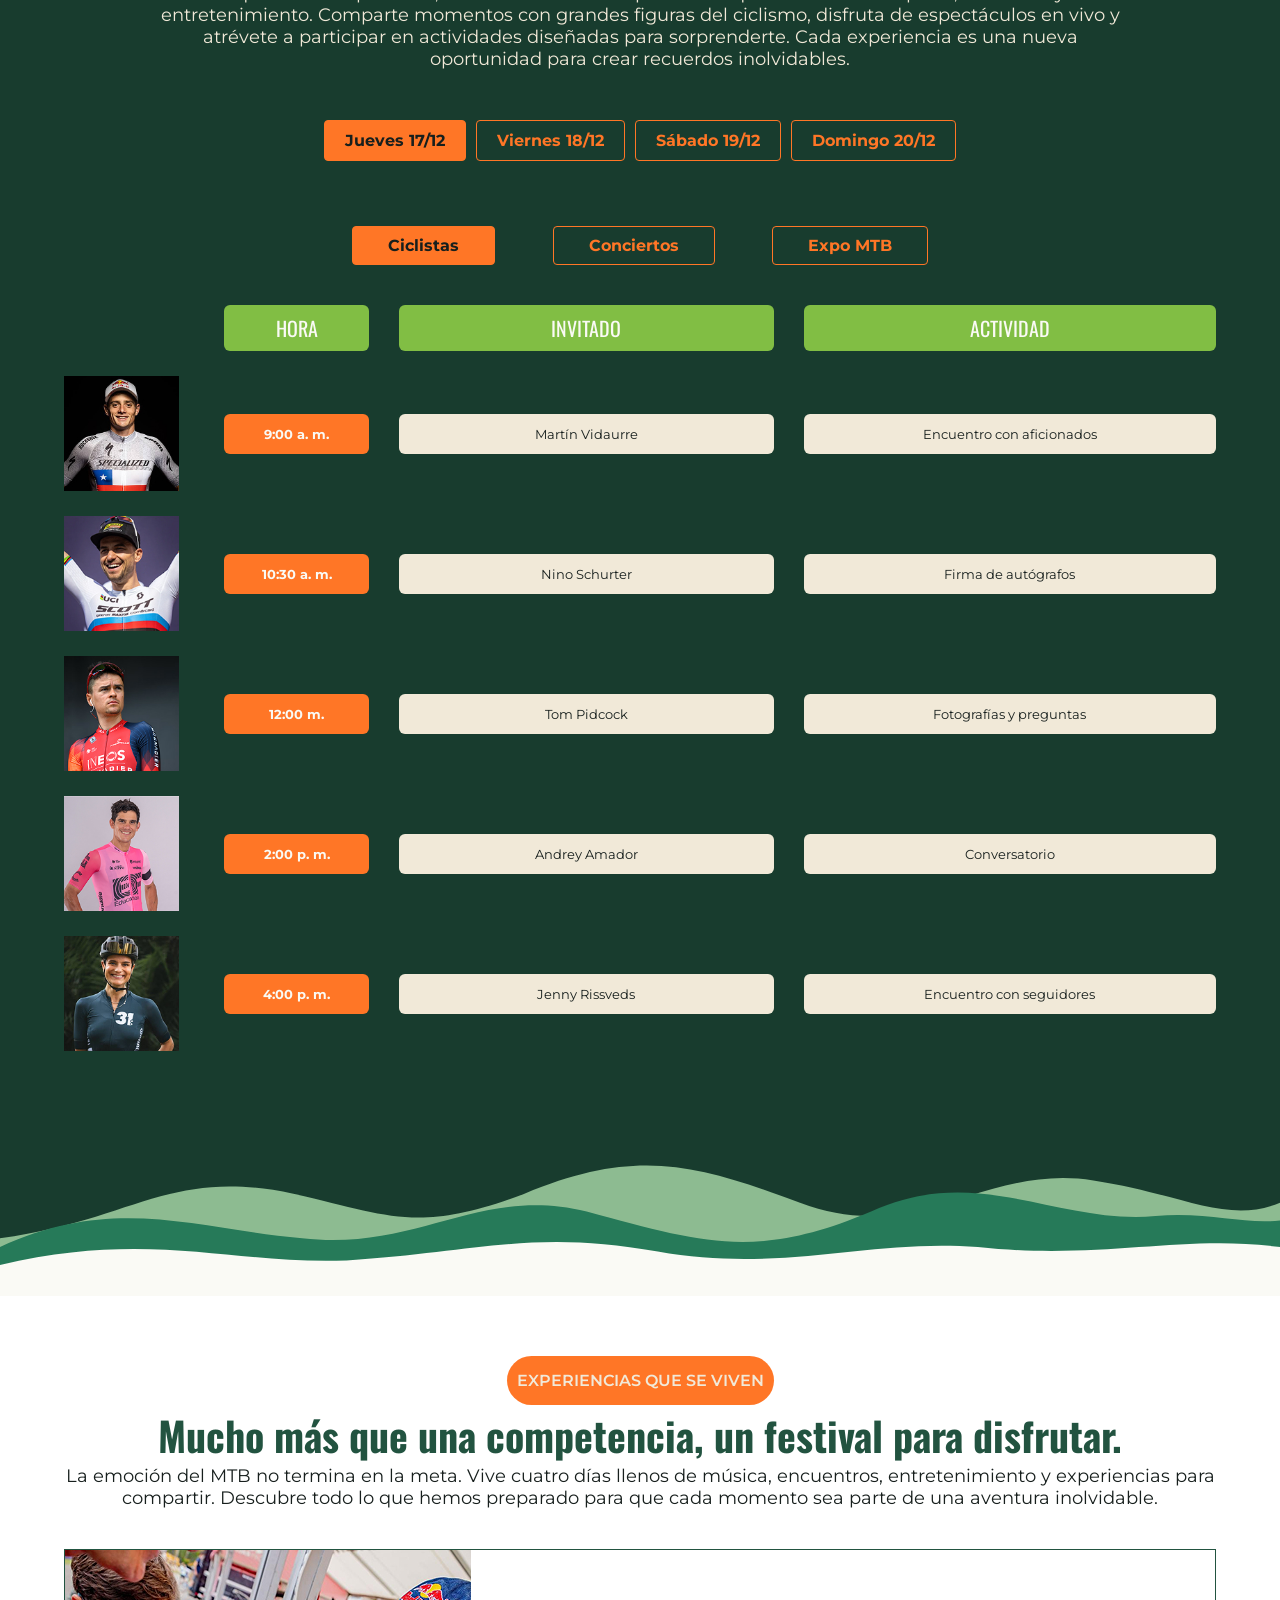
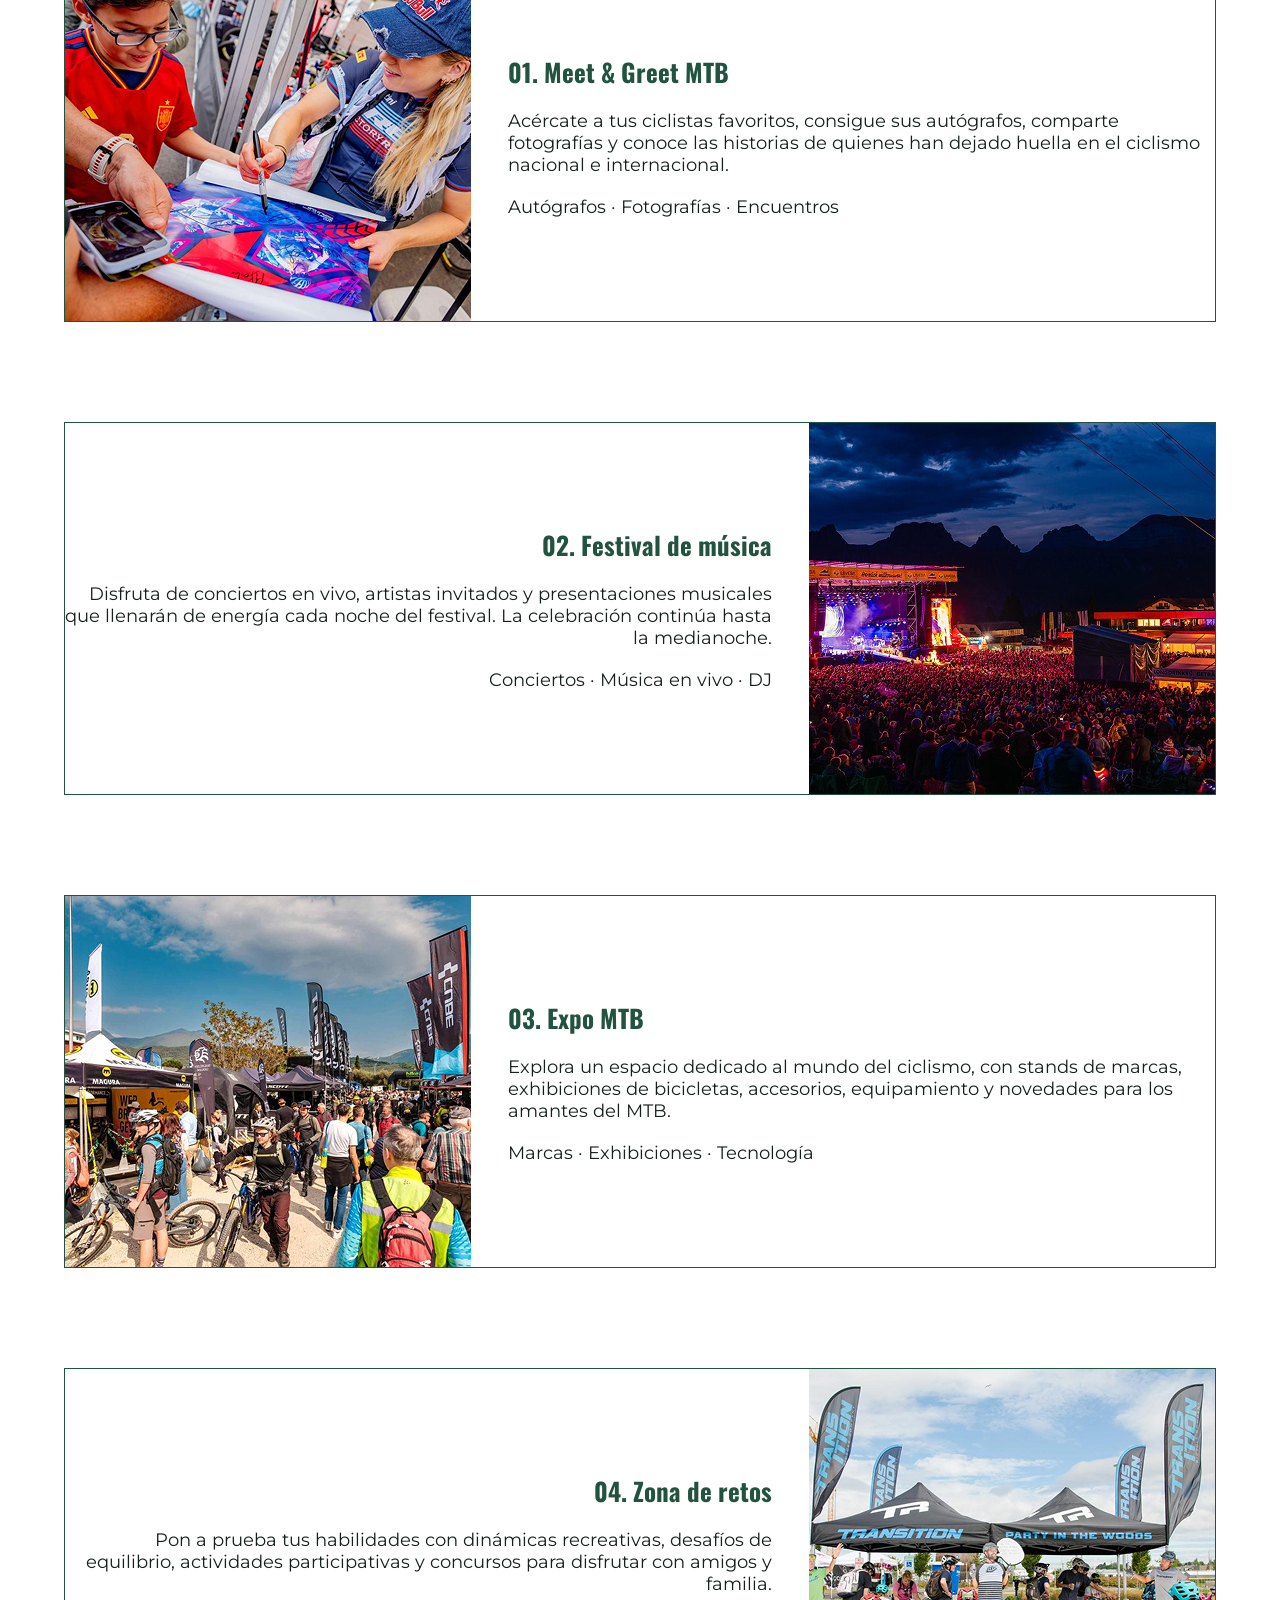
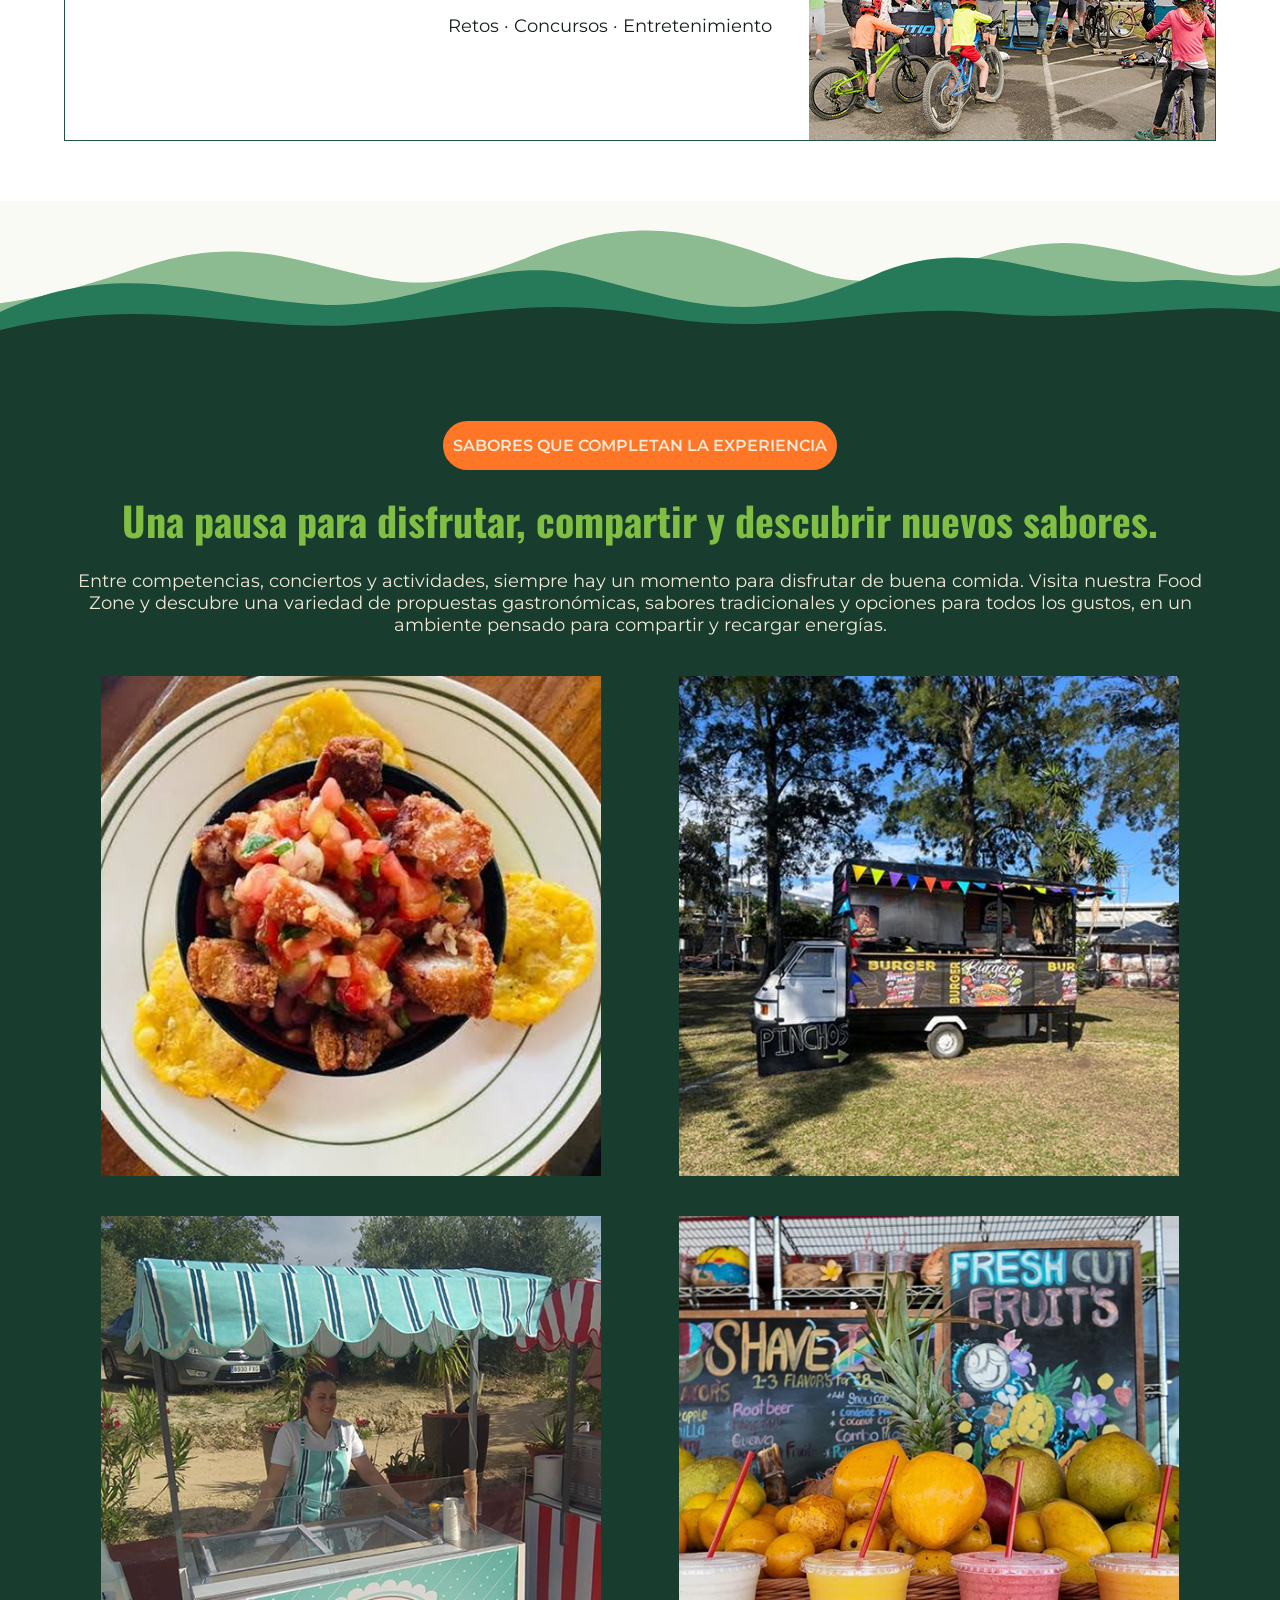
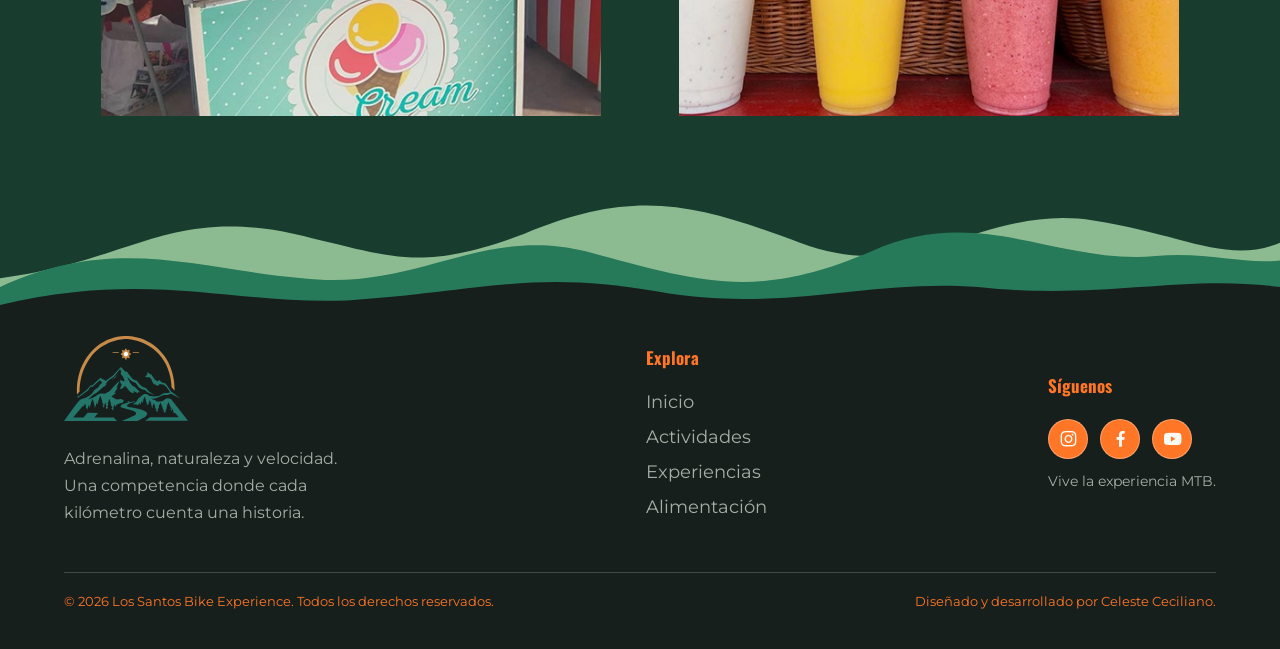
<file: fanzone.html>
<!DOCTYPE html>
<html lang="en">

<head>
    <meta charset="UTF-8">
    <meta name="viewport" content="width=device-width, initial-scale=1.0">
    <title>Los Santos Bike Experience|Fan Zone</title>
    <link rel="stylesheet" href="css/style.css">
    <link rel="shortcut icon" href="img/logo.svg" type="image/x-icon">
    <link href="https://unpkg.com/boxicons@2.1.4/css/boxicons.min.css" rel="stylesheet">
    <link rel="shortcut icon" href="img/logo.png" type="image/x-icon">
</head>

<body>
    <header class="headerfanzone" id="header">
        <div class="nav">
            <div class="containerNav">
                <div class="logo">
                    <img class="logoImagen" src="img/logo.svg" alt="Imagen del logo">
                </div>
                <nav>
                    <ul class="opcionNavega">
                        <li class="navItem"><a href="#">Inicio</a></li>
                        <li class="navItem"><a href="#actividades">Actividades</a></li>
                        <li class="navItem"><a href="#experiencia">Experiencias</a></li>
                        <li class="navItem"><a href="#comidaA">Alimentación</a></li>
                        <div class="closeIcon">
                            <i class='bx bx-x'></i>
                        </div>
                    </ul>
                </nav>
                <div class="navBar">
                    <i class='bx bx-menu'></i>
                </div>
            </div>
        </div>
        <div class="containerTextosINoso">
            <div class="textosIN">
                <div class="etiquetaO">
                    <p>MÁS QUE UNA COMPETENCIA</p>
                </div>
                <h1>La emoción no termina en la meta.</h1>
                <p class="pBanner">Cuatro días de música, entretenimiento y experiencias inolvidables. Descubre
                    conciertos, conoce a grandes figuras del MTB y disfruta de actividades diseñadas para vivir la
                    pasión del ciclismo al máximo.</p>
                <div class="btnHeader">
                    <a class="btn btn2" href="#actividades">Descubrir actividades</a>
                    <a class="btn btn2" href="index.html">Regresar</a>

                </div>
            </div>
    </header>
    <main>
        <section class="infoFZ">
            <article class="container">
                <div class="textosFZH">
                    <div class="etiquetaO">
                        <p>DESCUBRE TODO LO QUE TENEMOS PARA TI</p>
                    </div>
                    <h2 class="h2Oscuro">Cuatro días. Infinitas formas de disfrutar</h2>
                    <p class="pOscuro">Explora cada rincón de nuestra Fan Zone y encuentra actividades pensadas para
                        vivir el festival a tu manera. Desde encuentros con ciclistas reconocidos hasta presentaciones
                        musicales y experiencias interactivas, siempre habrá algo nuevo por descubrir.</p>
                </div>
            </article>
        </section>
        <div class="divisor-montanas">
            <svg viewBox="0 0 1440 180" preserveAspectRatio="none" xmlns="http://www.w3.org/2000/svg">

                <!-- Montañas del fondo -->
                <path d="M0 115
        C150 95 190 35 330 65
        C440 90 470 110 590 65
        C720 10 790 35 900 75
        C1030 125 1110 30 1230 50
        C1330 65 1380 100 1440 75
        L1440 180 L0 180 Z" fill="#8DBB91" />

                <!-- Montañas intermedias -->
                <path d="M0 125
        C130 65 220 105 340 115
        C470 130 540 55 660 85
        C790 120 850 140 980 85
        C1100 30 1190 100 1300 90
        C1360 85 1400 100 1440 95
        L1440 180 L0 180 Z" fill="#267A59" />

                <!-- Montaña frontal -->
                <path d="M0 145
        C170 105 260 145 390 140
        C540 130 600 105 740 130
        C880 155 980 115 1100 125
        C1240 140 1330 110 1440 125
        L1440 180 L0 180 Z" fill="#183C2E" />

            </svg>
        </div>
        <section class="fanZoneI" id="actividades">
            <article class="container">
                <div class="encabezadoFanZone">

                    <span class="etiquetaO">
                        MOMENTOS QUE MERECEN SER VIVIDOS
                    </span>

                    <h2 class="h2Claro">
                        Vive de cerca la emoción de
                        Los Santos Bike Experience.
                    </h2>

                    <p class="pClaro">
                        Más que una competencia, este festival reúne experiencias
                        que conectan el deporte, la música y el entretenimiento.
                        Comparte momentos con grandes figuras del ciclismo,
                        disfruta de espectáculos en vivo y atrévete a participar
                        en actividades diseñadas para sorprenderte. Cada experiencia
                        es una nueva oportunidad para crear recuerdos inolvidables.
                    </p>

                </div>

                <!-- PESTAÑAS DE FECHAS -->
                <div class="fechasFanZone" id="fechasFanZone">

                    <button class="btnFecha activo" data-fecha="jueves">
                        Jueves 17/12
                    </button>

                    <button class="btnFecha" data-fecha="viernes">
                        Viernes 18/12
                    </button>

                    <button class="btnFecha" data-fecha="sabado">
                        Sábado 19/12
                    </button>

                    <button class="btnFecha" data-fecha="domingo">
                        Domingo 20/12
                    </button>

                </div>

                <!-- PESTAÑAS DE CATEGORÍAS -->
                <div class="categoriasFanZone" id="categoriasFanZone">

                    <button class="btnCategoria activo" data-categoria="ciclistas">
                        Ciclistas
                    </button>

                    <button class="btnCategoria" data-categoria="conciertos">
                        Conciertos
                    </button>

                    <button class="btnCategoria" data-categoria="expo">
                        Expo MTB
                    </button>

                </div>

                <!-- TABLA DE ACTIVIDADES -->
                <div class="tablaFanZone" id="tablaFanZone">


                    <div class="encabezadoTabla" id="encabezadoTabla">
                        <div class="columnaImagen"></div>

                        <div class="columnaHora" id="tituloHora">
                            HORA
                        </div>

                        <div class="columnaInvitado" id="tituloColumna2">
                            INVITADO
                        </div>

                        <div class="columnaActividad" id="tituloColumna3">
                            ACTIVIDAD
                        </div>
                    </div>

                    <div id="contenidoFanZone"></div>


                    <div id="contenidoFanZone"></div>

                </div>
            </article>
        </section>
        <div class="divisor-montanas colorOscuro">
            <svg viewBox="0 0 1440 180" preserveAspectRatio="none" xmlns="http://www.w3.org/2000/svg">

                <!-- Montañas del fondo -->
                <path d="M0 115
        C150 95 190 35 330 65
        C440 90 470 110 590 65
        C720 10 790 35 900 75
        C1030 125 1110 30 1230 50
        C1330 65 1380 100 1440 75
        L1440 180 L0 180 Z" fill="#8DBB91" />

                <!-- Montañas intermedias -->
                <path d="M0 125
        C130 65 220 105 340 115
        C470 130 540 55 660 85
        C790 120 850 140 980 85
        C1100 30 1190 100 1300 90
        C1360 85 1400 100 1440 95
        L1440 180 L0 180 Z" fill="#267A59" />

                <!-- Montaña frontal -->
                <path d="M0 145
        C170 105 260 145 390 140
        C540 130 600 105 740 130
        C880 155 980 115 1100 125
        C1240 140 1330 110 1440 125
        L1440 180 L0 180 Z" fill="#FAFAF5" />

            </svg>
        </div>
        <section class="lugares" id="experiencia">
            <article class="container">
                <div class="textosLugares">
                    <div class="etiquetaO">
                        <p>EXPERIENCIAS QUE SE VIVEN</p>
                    </div>
                    <h2 class="h2Oscuro">Mucho más que una competencia, un festival para disfrutar.</h2>
                    <p class="pOscuro">La emoción del MTB no termina en la meta. Vive cuatro días llenos de música,
                        encuentros, entretenimiento y experiencias para compartir. Descubre todo lo que hemos preparado
                        para que cada momento sea parte de una aventura inolvidable.</p>
                </div>
                <div class="cardLugareas">
                    <div class="cLugar">
                        <img src="img/lugar1.jpg" alt="">
                        <div class="informacionLugar">
                            <h3 class="nombreLugar">01. Meet & Greet MTB</h3>
                            <p class="pOscuro">Acércate a tus ciclistas favoritos, consigue sus autógrafos, comparte
                                fotografías y conoce las historias de quienes han dejado huella en el ciclismo nacional
                                e internacional.</p>
                            <p class="pOscuro">Autógrafos · Fotografías · Encuentros</p>
                        </div>
                    </div>
                    <div class="cLugar card2">
                    
                        <div class="informacionLugar otroLado">
                            <h3 class="nombreLugar">02. Festival de música</h3>
                            <p class="pOscuro">Disfruta de conciertos en vivo, artistas invitados y presentaciones musicales que llenarán de energía cada noche del festival. La celebración continúa hasta la medianoche.</p>
                            <p class="pOscuro">Conciertos · Música en vivo · DJ</p>
                        </div>
                            <img src="img/luga2.jpg" alt="">
                    </div>
                    <div class="cLugar">
                        <img src="img/lugar3.jpg" alt="">
                        <div class="informacionLugar">
                            <h3 class="nombreLugar">03. Expo MTB</h3>
                            <p class="pOscuro">Explora un espacio dedicado al mundo del ciclismo, con stands de marcas,
                                exhibiciones de bicicletas, accesorios, equipamiento y novedades para los amantes del
                                MTB.</p>
                            <p class="pOscuro">Marcas · Exhibiciones · Tecnología</p>
                        </div>
                    </div>
                    <div class="cLugar card2">
                    
                        <div class="informacionLugar otroLado">
                            <h3 class="nombreLugar">04. Zona de retos</h3>
                            <p class="pOscuro">Pon a prueba tus habilidades con dinámicas recreativas, desafíos de equilibrio, actividades participativas y concursos para disfrutar con amigos y familia.</p>
                            <p class="pOscuro">Retos · Concursos · Entretenimiento</p>
                        </div>
                            <img src="img/lugar4.jpg" alt="">
                    </div>
                </div>
            </article>
        </section>
        <div class="divisor-montanas">
            <svg viewBox="0 0 1440 180" preserveAspectRatio="none" xmlns="http://www.w3.org/2000/svg">

                <!-- Montañas del fondo -->
                <path d="M0 115
        C150 95 190 35 330 65
        C440 90 470 110 590 65
        C720 10 790 35 900 75
        C1030 125 1110 30 1230 50
        C1330 65 1380 100 1440 75
        L1440 180 L0 180 Z" fill="#8DBB91" />

                <!-- Montañas intermedias -->
                <path d="M0 125
        C130 65 220 105 340 115
        C470 130 540 55 660 85
        C790 120 850 140 980 85
        C1100 30 1190 100 1300 90
        C1360 85 1400 100 1440 95
        L1440 180 L0 180 Z" fill="#267A59" />

                <!-- Montaña frontal -->
                <path d="M0 145
        C170 105 260 145 390 140
        C540 130 600 105 740 130
        C880 155 980 115 1100 125
        C1240 140 1330 110 1440 125
        L1440 180 L0 180 Z" fill="#183C2E" />

            </svg>
        </div>
        <section class="alimentacionFZ" id="comidaA">
            <article class="container">
                <div class="textosAlFZ">
                    <div class="etiquetaO"><p>SABORES QUE COMPLETAN LA EXPERIENCIA</p></div>
                    <h2 class="h2Claro">Una pausa para disfrutar, compartir y descubrir nuevos sabores.</h2>
                    <p class="pClaro">Entre competencias, conciertos y actividades, siempre hay un momento para disfrutar de buena comida. Visita nuestra Food Zone y descubre una variedad de propuestas gastronómicas, sabores tradicionales y opciones para todos los gustos, en un ambiente pensado para compartir y recargar energías.</p>
                </div>
                <div class="cardsAliemtacion">
                    <div class="cardAlimentacion">
                        <img src="img/comida.jpg" alt="">
                        <div class="tetxosCardAFZ">
                            <h3 class="alimentacionNom">01. Sabores de la zona</h3>
                            <p class="pClaro">Disfruta de comidas tradicionales y propuestas locales que representan la gastronomía de la Zona de Los Santos.</p>
                        </div>
                    </div>
                    <div class="cardAlimentacion">
                        <img src="img/foodtruck.jpg" alt="">
                        <div class="tetxosCardAFZ">
                            <h3 class="alimentacionNom">02. Street Food</h3>
                            <p class="pClaro">Hamburguesas, hot dogs, papas fritas y opciones rápidas para disfrutar mientras recorres el festival.</p>
                        </div>
                    </div>
                    <div class="cardAlimentacion">
                        <img src="img/postres.jpg" alt="">
                        <div class="tetxosCardAFZ">
                            <h3 class="alimentacionNom">03. Dulces antojos</h3>
                            <p class="pClaro">Postres, repostería, helados y diferentes opciones para quienes siempre tienen espacio para algo dulce.</p>
                        </div>
                    </div>
                    <div class="cardAlimentacion">
                        <img src="img/batidos.jpg" alt="">
                        <div class="tetxosCardAFZ">
                            <h3 class="alimentacionNom">04. Bebidas y refrescos</h3>
                            <p class="pClaro">Jugos naturales, batidos, refrescos y bebidas para hidratarte y continuar disfrutando.</p>
                        </div>
                    </div>
                </div>
            </article>
        </section>
    </main>
    <div class="divisor-montanas colorOscuro">
        <svg viewBox="0 0 1440 180" preserveAspectRatio="none" xmlns="http://www.w3.org/2000/svg">

            <!-- Montañas del fondo -->
            <path d="M0 115
        C150 95 190 35 330 65
        C440 90 470 110 590 65
        C720 10 790 35 900 75
        C1030 125 1110 30 1230 50
        C1330 65 1380 100 1440 75
        L1440 180 L0 180 Z" fill="#8DBB91" />

            <!-- Montañas intermedias -->
            <path d="M0 125
        C130 65 220 105 340 115
        C470 130 540 55 660 85
        C790 120 850 140 980 85
        C1100 30 1190 100 1300 90
        C1360 85 1400 100 1440 95
        L1440 180 L0 180 Z" fill="#267A59" />

            <!-- Montaña frontal -->
            <path d="M0 145
        C170 105 260 145 390 140
        C540 130 600 105 740 130
        C880 155 980 115 1100 125
        C1240 140 1330 110 1440 125
        L1440 180 L0 180 Z" fill="#171F1D" />

        </svg>
    </div>
    <footer class="footerN">
        <div class="container">

            <div class="footerTop">

                <div class="footerMarca">
                    <img src="img/logo.svg" alt="Logo de la compétencia">
                    <p>
                        Adrenalina, naturaleza y velocidad.
                        Una competencia donde cada kilómetro
                        cuenta una historia.
                    </p>
                </div>

                <div class="footerLinks">
                    <h3>Explora</h3>
                    <a href="#header">Inicio</a>
                    <a href="#actividades">Actividades</a>
                    <a href="#experiencia">Experiencias</a>
                    <a href="#comidaA">Alimentación</a>
                </div>
                <div class="footerRedes">
                    <h3>Síguenos</h3>
                    <div class="redes">
                        <a href="#"><i class='bx bxl-instagram'></i></a>
                        <a href="#"><i class='bx bxl-facebook'></i></a>
                        <a href="#"><i class='bx bxl-youtube'></i></a>
                    </div>
                    <p>Vive la experiencia MTB.</p>
                </div>

            </div>

            <div class="footerBottom">
                <p>© 2026 Los Santos Bike Experience. Todos los derechos reservados.</p>
                <p>Diseñado y desarrollado por Celeste Ceciliano.</p>
            </div>

        </div>
    </footer>
    <script src="js/fanzone.js"></script>
    <script src="js/menu.js"></script>
</body>

</html>
</file>
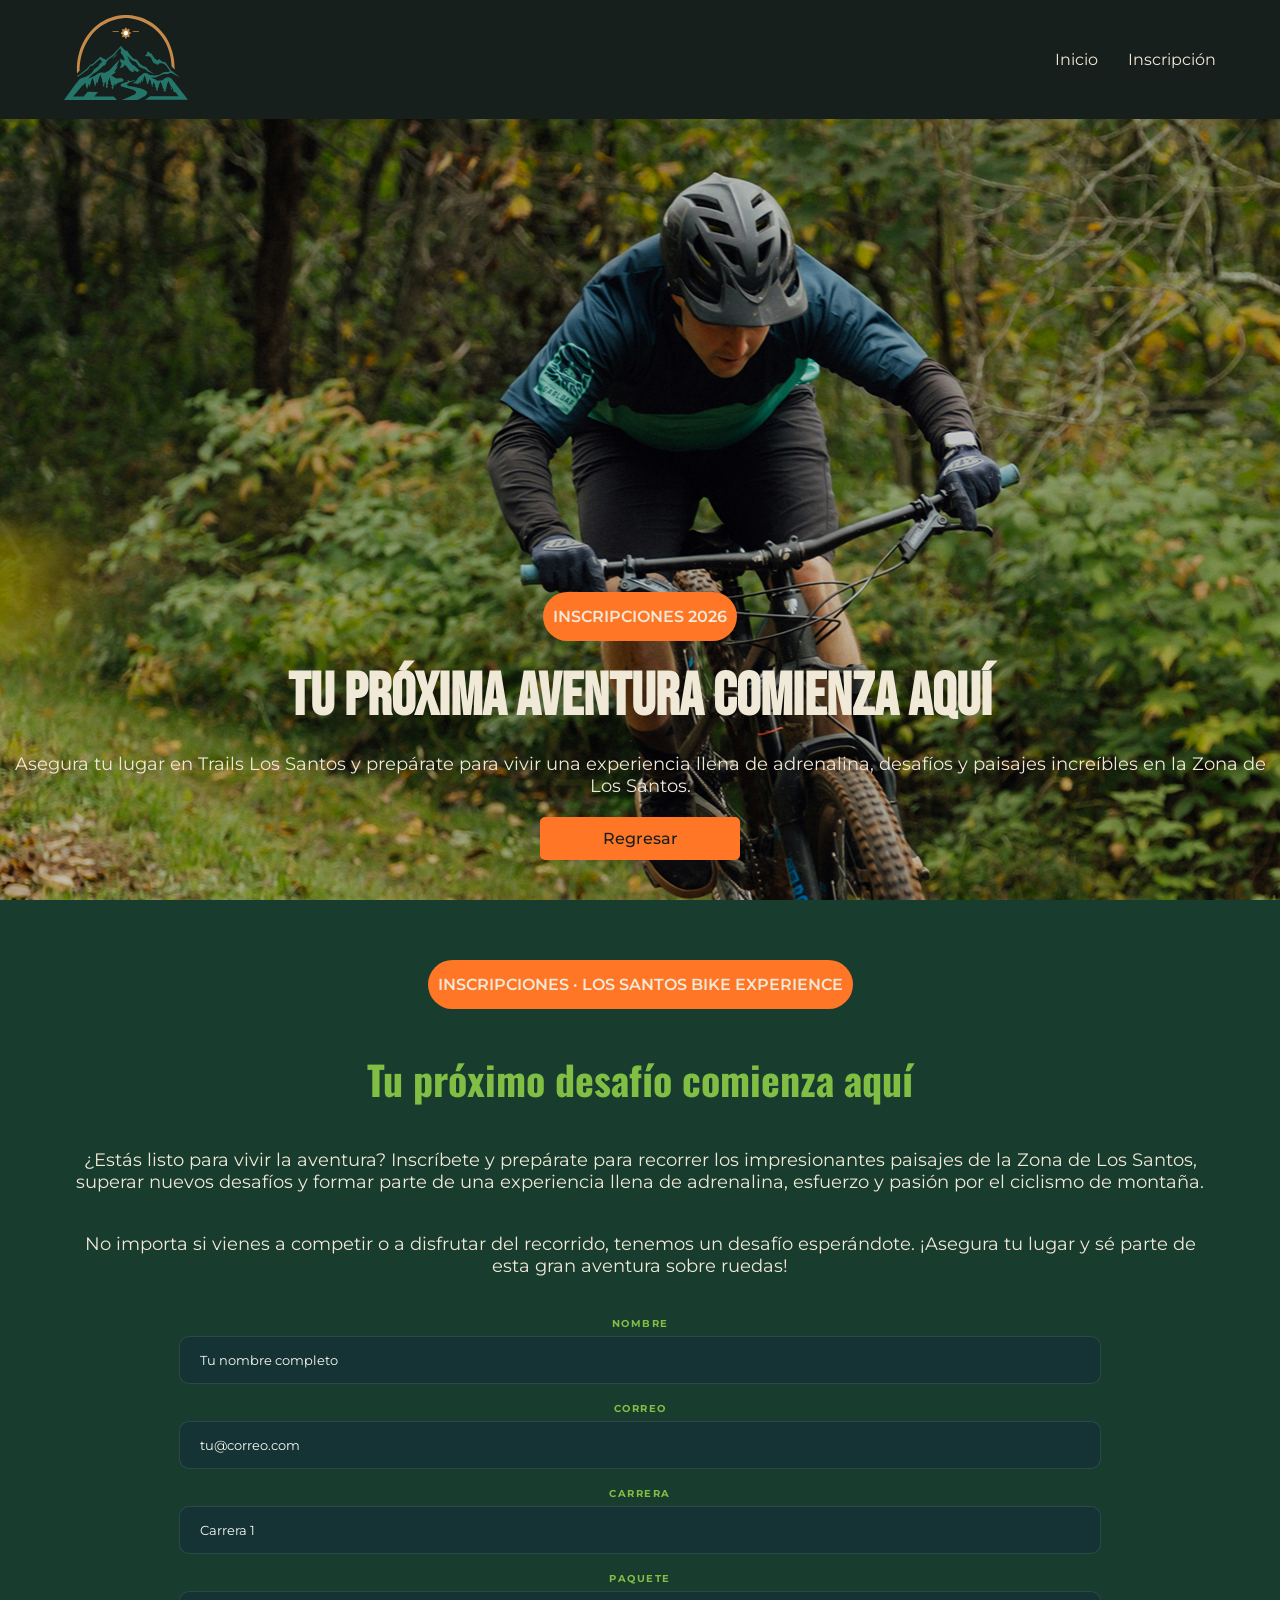
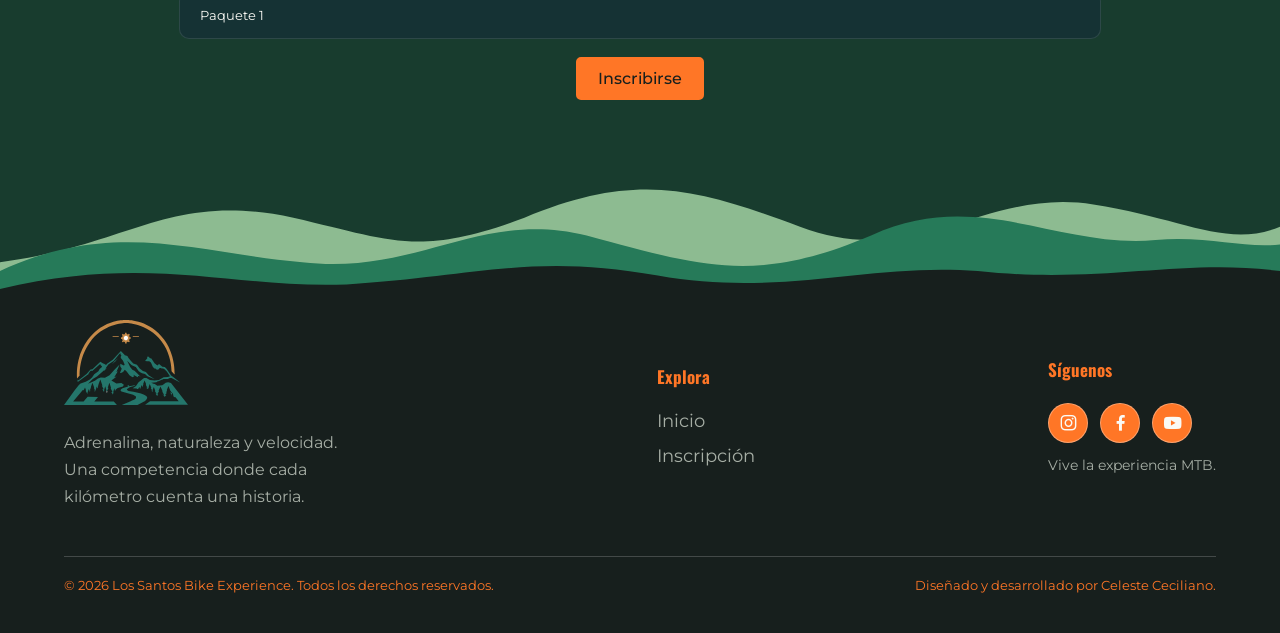
<file: inscribirse.html>
<!DOCTYPE html>
<html lang="es">

<head>
    <meta charset="UTF-8">
    <meta name="viewport" content="width=device-width, initial-scale=1.0">
    <title>Los Santos Bike Experience | Inscribirse</title>
    <link rel="stylesheet" href="css/style.css">
    <link rel="shortcut icon" href="img/logo.svg" type="image/x-icon">
    <link href="https://unpkg.com/boxicons@2.1.4/css/boxicons.min.css" rel="stylesheet">
    <link rel="shortcut icon" href="img/logo.png" type="image/x-icon">
</head>

<body>
    <header class="headerPaquetes" id="inscribirse">
        <div class="nav">
            <div class="containerNav">
                <div class="logo">
                    <img class="logoImagen" src="img/logo.svg" alt="Imagen del logo">
                </div>
                <nav>
                    <ul class="opcionNavega">
                        <li class="navItem"><a href="#">Inicio</a></li>
                        <li class="navItem"><a href="#inscripcion">Inscripción</a></li>
                        <div class="closeIcon">
                            <i class='bx bx-x'></i>
                        </div>
                    </ul>
                </nav>
                <div class="navBar">
                    <i class='bx bx-menu'></i>
                </div>
            </div>
        </div>
        <div class="infromacionPaquetes">
            <div class="etiquetaH1">
                <span class="etiquetaO">INSCRIPCIONES 2026</span>
                <h1>Tu próxima aventura comienza aquí</h1>
                <p class="pBanner">Asegura tu lugar en Trails Los Santos y prepárate para vivir una experiencia llena de
                    adrenalina, desafíos y paisajes increíbles en la Zona de Los Santos.</p>
            </div>
            <a href="index.html" class="btn btn2">Regresar</a>
        </div>
    </header>
    <main>
        <section class="formularioInscrib" id="inscripcion">
            <article class="container">
                <div class="textoInsc">
                    <div class="etiquetaO">
                        <p>INSCRIPCIONES · LOS SANTOS BIKE EXPERIENCE</p>
                    </div>
                    <h2 class="h2Claro">Tu próximo desafío comienza aquí</h2>
                    <p class="pClaro">¿Estás listo para vivir la aventura? Inscríbete y prepárate para recorrer los
                        impresionantes paisajes de la Zona de Los Santos, superar nuevos desafíos y formar parte de una
                        experiencia llena de adrenalina, esfuerzo y pasión por el ciclismo de montaña.</p>
                    <p class="pClaro">No importa si vienes a competir o a disfrutar del recorrido, tenemos un desafío
                        esperándote. ¡Asegura tu lugar y sé parte de esta gran aventura sobre ruedas!</p>
                </div>
                <div class="formulario">
                    <form class="formualrionIn">
                        <div class="labelInput">
                            <label class="label">Nombre</label>
                            <input class="input" type="text" name="nombreInscri" placeholder="Tu nombre completo" required>
                        </div>
                        <div class="labelInput">
                            <label class="label">Correo</label>
                            <input class="input" type="email" name="correoInscri" placeholder="tu@correo.com" required>
                        </div>
                        <div class="labelInput">
                            <label class="label">Carrera</label>
                            <input class="input" type="text" name="carrera" placeholder="Carrera 1" required>
                        </div>
                        <div class="labelInput">
                            <label class="label">Paquete</label>
                            <input class="input" type="text" name="paquete" placeholder="Paquete 1" required>
                        </div>
                        <button class="btn btn2" type="submit">Inscribirse</button>
                    </form>
                </div>
            </article>
        </section>
    </main>
    <div class="divisor-montanas colorOscuro">
        <svg viewBox="0 0 1440 180" preserveAspectRatio="none" xmlns="http://www.w3.org/2000/svg">

            <!-- Montañas del fondo -->
            <path d="M0 115
        C150 95 190 35 330 65
        C440 90 470 110 590 65
        C720 10 790 35 900 75
        C1030 125 1110 30 1230 50
        C1330 65 1380 100 1440 75
        L1440 180 L0 180 Z" fill="#8DBB91" />

            <!-- Montañas intermedias -->
            <path d="M0 125
        C130 65 220 105 340 115
        C470 130 540 55 660 85
        C790 120 850 140 980 85
        C1100 30 1190 100 1300 90
        C1360 85 1400 100 1440 95
        L1440 180 L0 180 Z" fill="#267A59" />

            <!-- Montaña frontal -->
            <path d="M0 145
        C170 105 260 145 390 140
        C540 130 600 105 740 130
        C880 155 980 115 1100 125
        C1240 140 1330 110 1440 125
        L1440 180 L0 180 Z" fill="#171F1D" />

        </svg>
    </div>
    <footer class="footerN">
        <div class="container">

            <div class="footerTop">

                <div class="footerMarca">
                    <img src="img/logo.svg" alt="Logo de la compétencia">
                    <p>
                        Adrenalina, naturaleza y velocidad.
                        Una competencia donde cada kilómetro
                        cuenta una historia.
                    </p>
                </div>

                <div class="footerLinks">
                    <h3>Explora</h3>
                    <a href="#inscribirse">Inicio</a>
                    <a href="#inscripcion">Inscripción</a>
                </div>
                <div class="footerRedes">
                    <h3>Síguenos</h3>
                    <div class="redes">
                        <a href="#"><i class='bx bxl-instagram'></i></a>
                        <a href="#"><i class='bx bxl-facebook'></i></a>
                        <a href="#"><i class='bx bxl-youtube'></i></a>
                    </div>
                    <p>Vive la experiencia MTB.</p>
                </div>
            </div>

            <div class="footerBottom">
                <p>© 2026 Los Santos Bike Experience. Todos los derechos reservados.</p>
                <p>Diseñado y desarrollado por Celeste Ceciliano.</p>
            </div>

        </div>
    </footer>
    <script src="js/menu.js"></script>
</body>

</html>
</file>
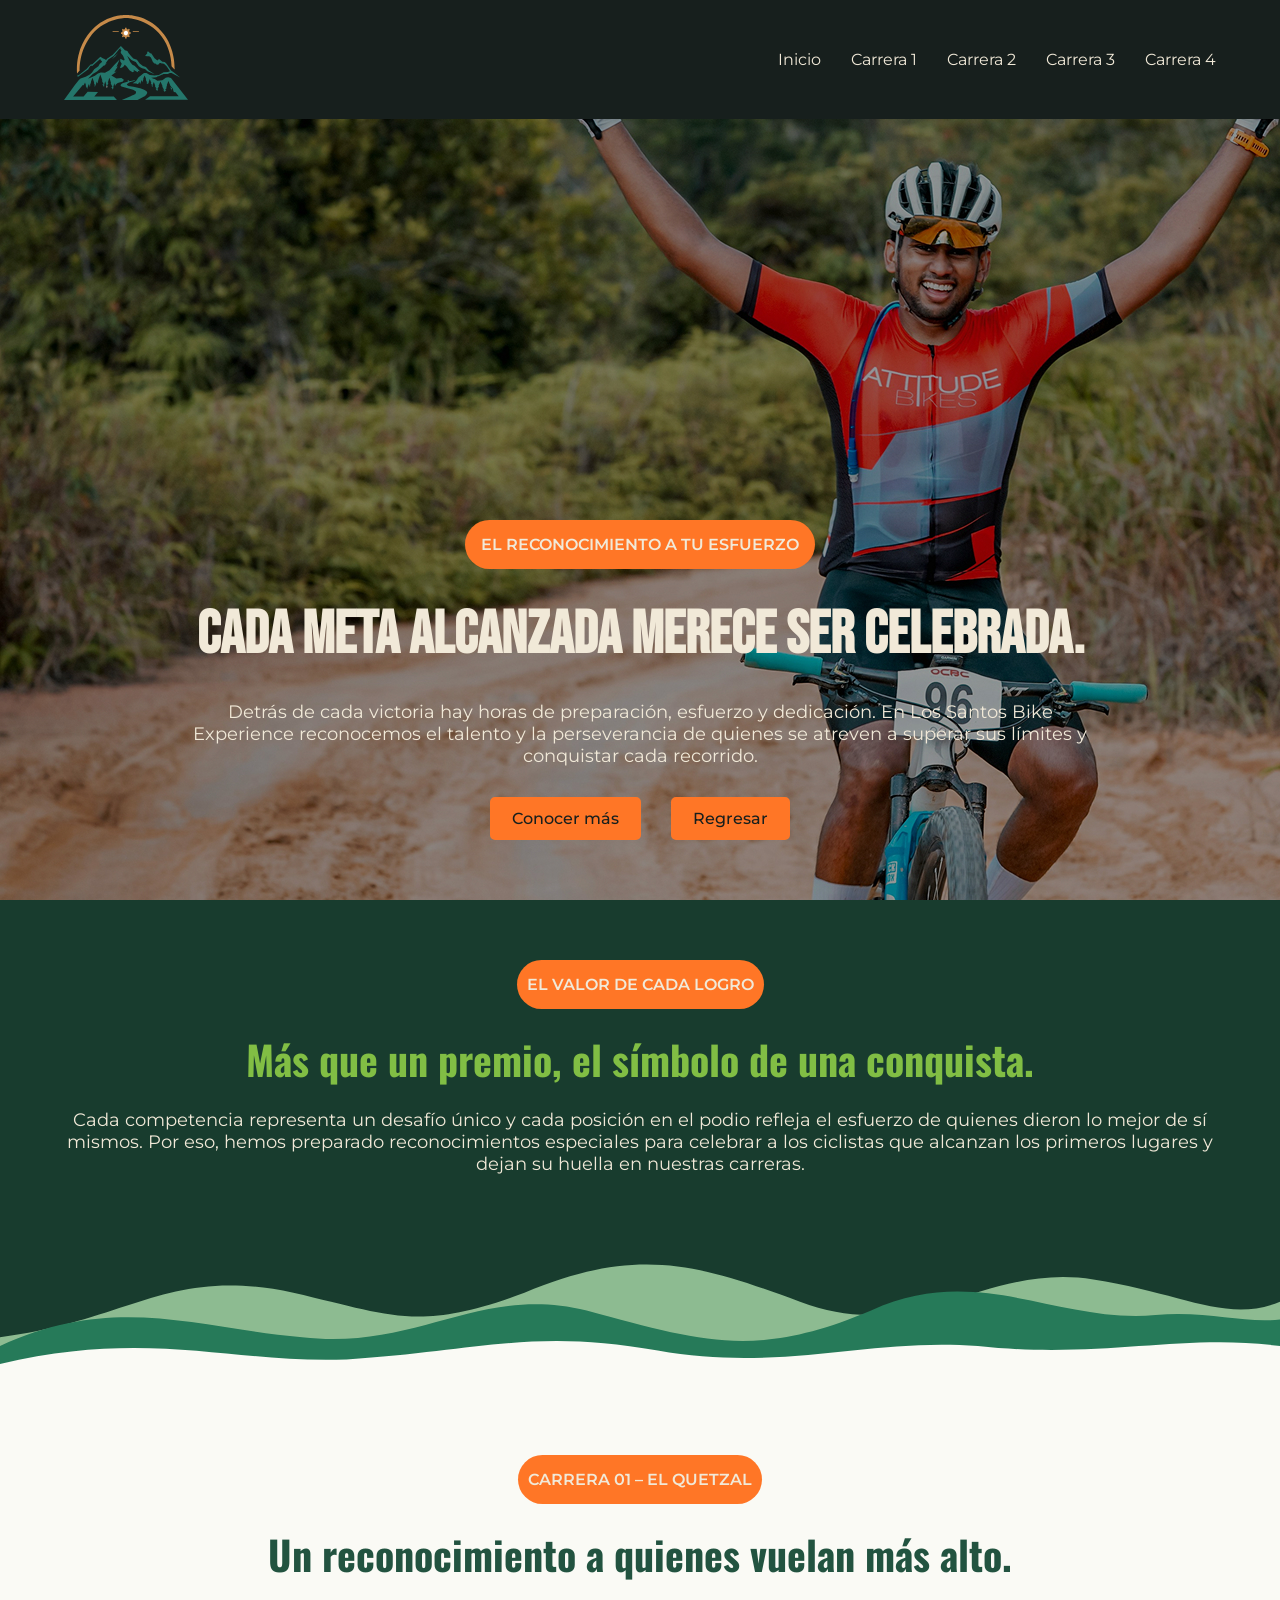
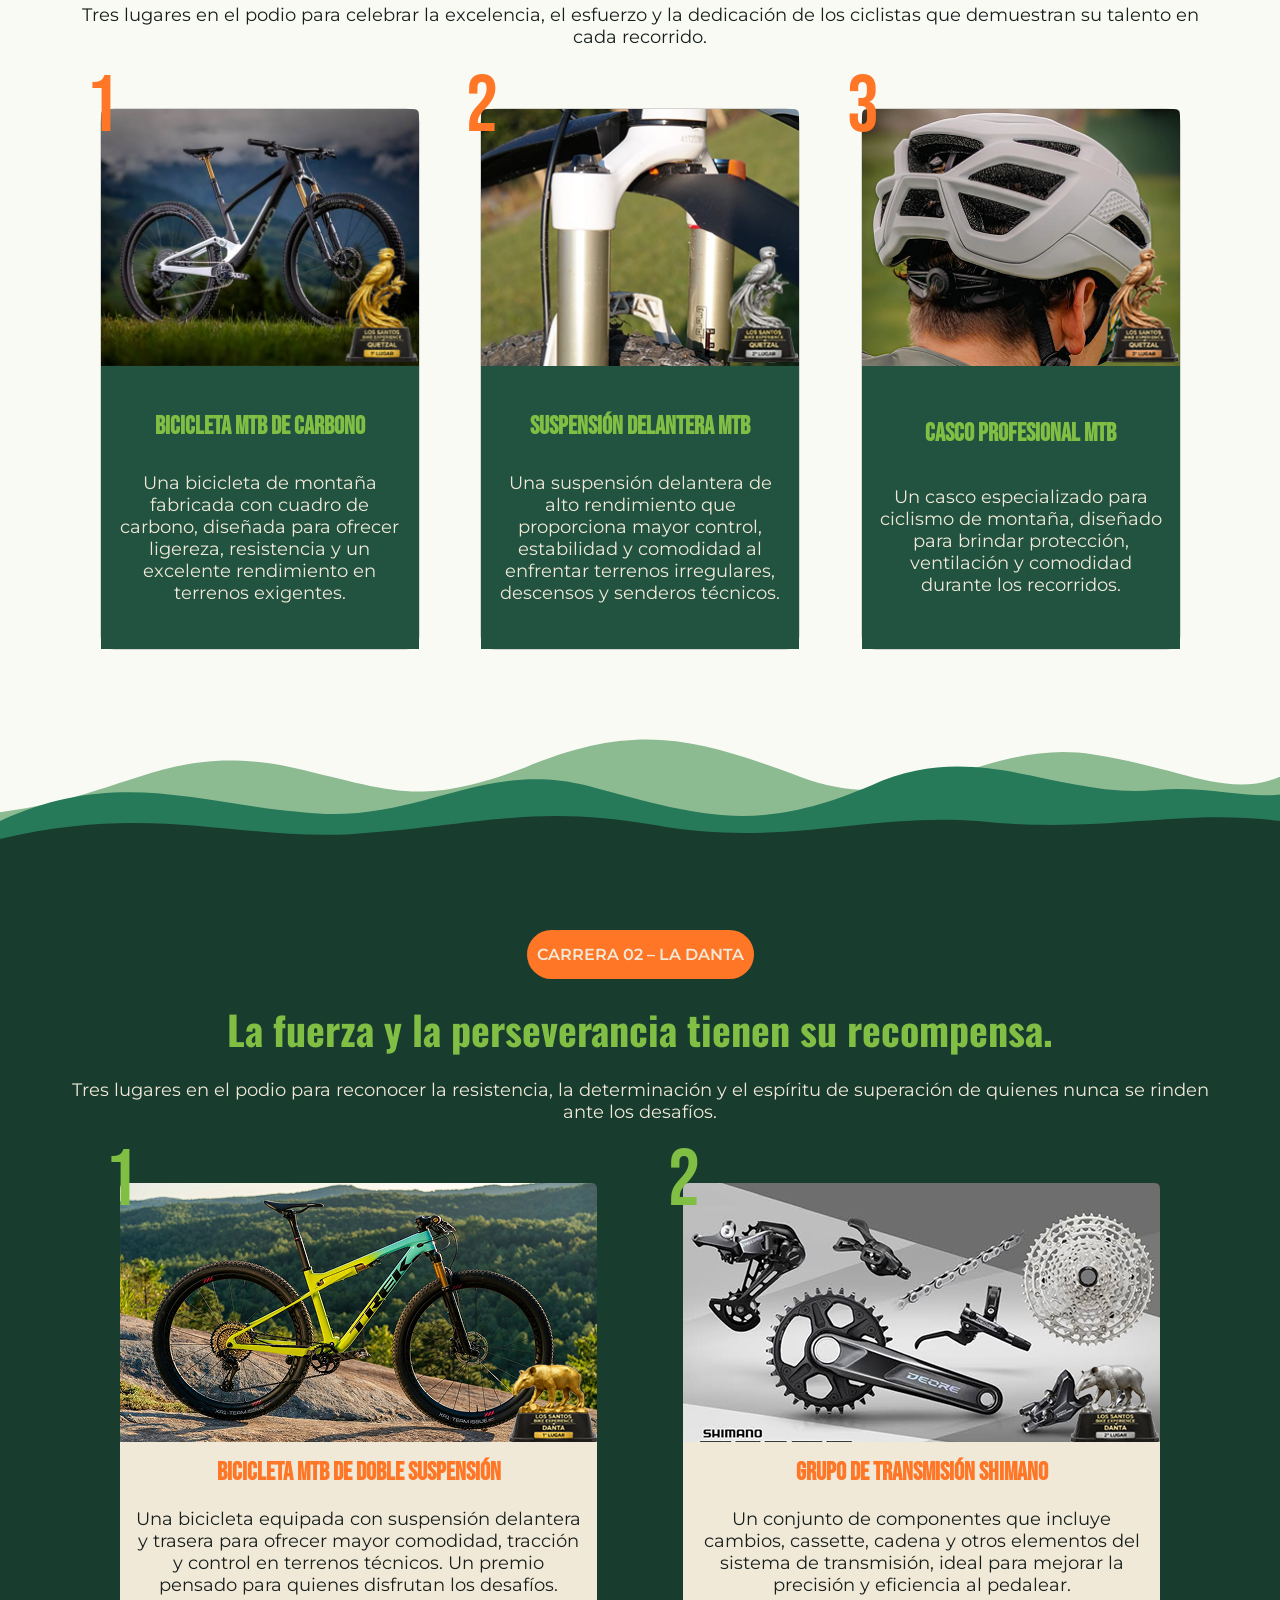
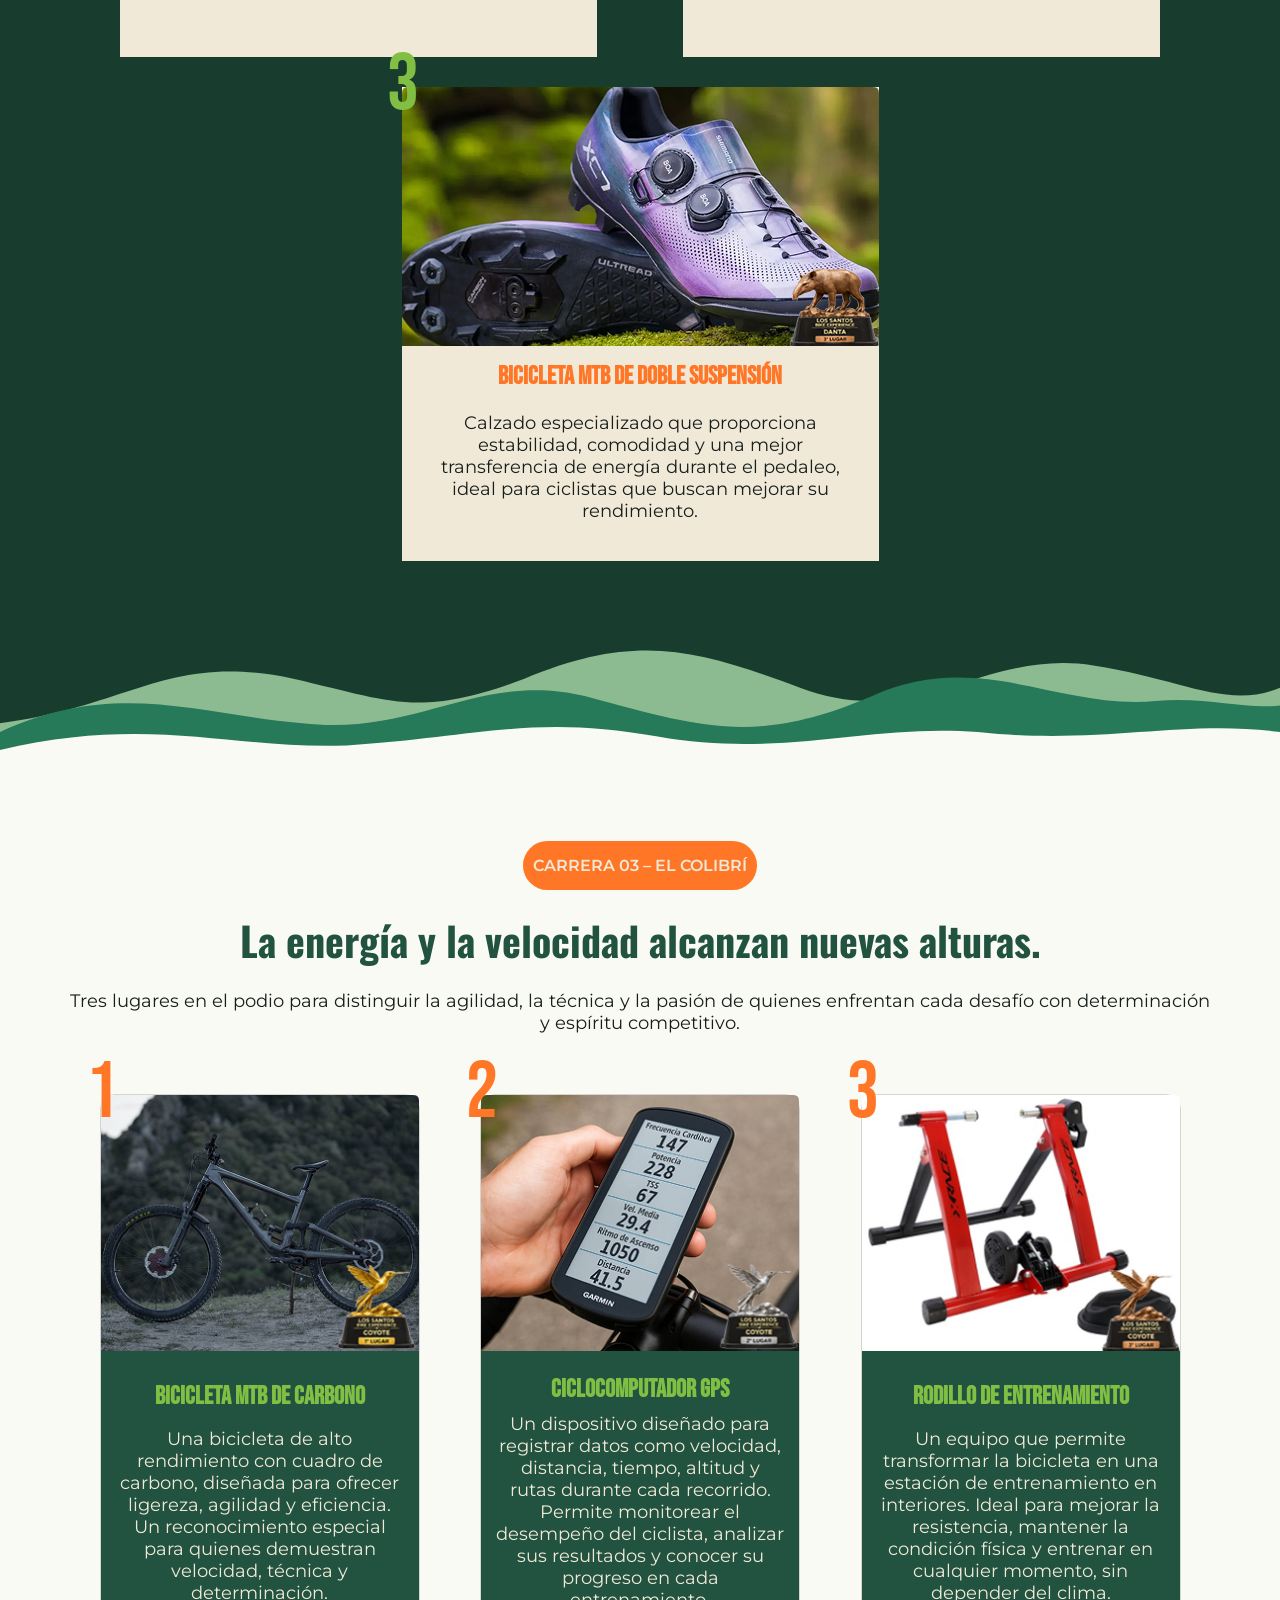
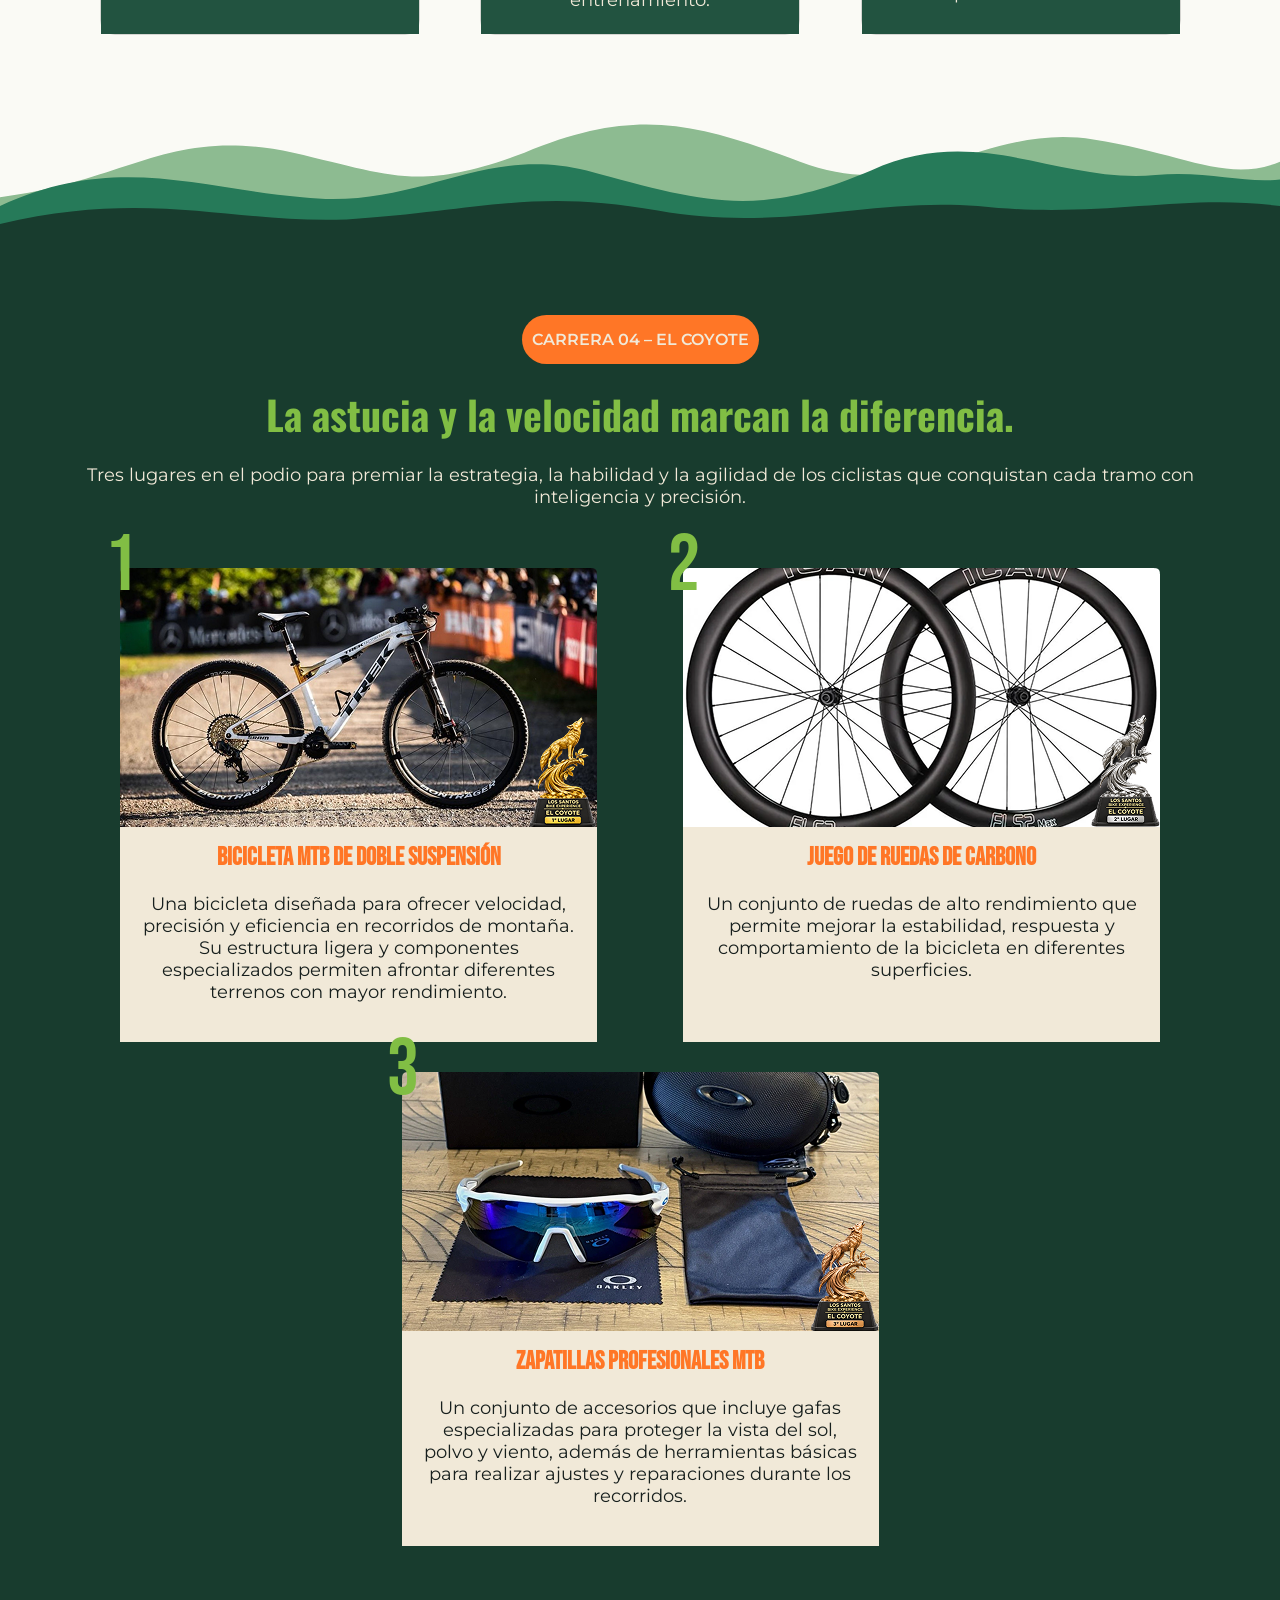
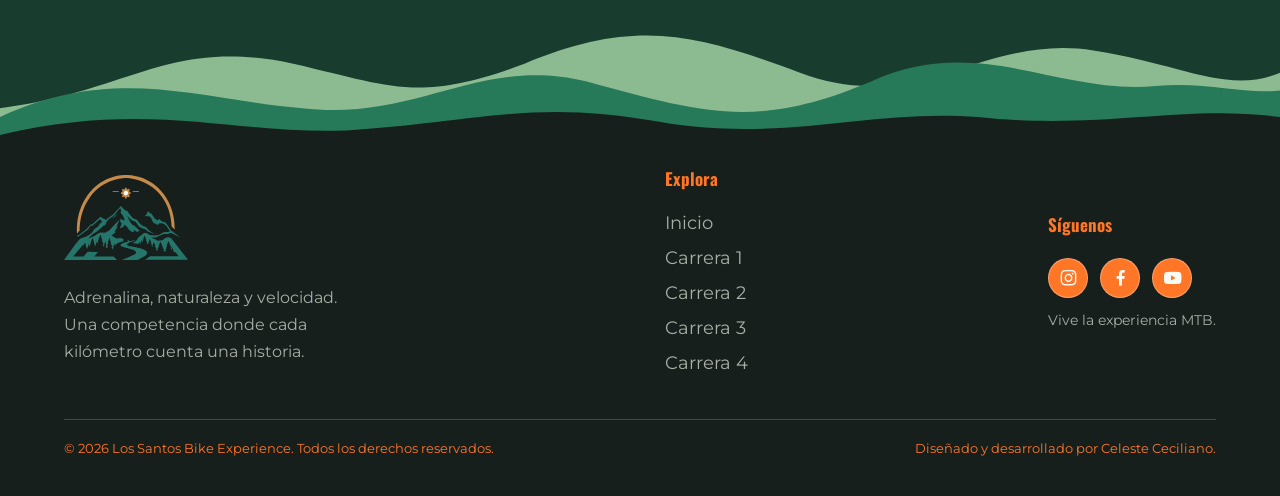
<file: premios.html>
<!DOCTYPE html>
<html lang="en">

<head>
    <meta charset="UTF-8">
    <meta name="viewport" content="width=device-width, initial-scale=1.0">
    <title>Document</title>
    <link rel="stylesheet" href="css/style.css">
    <link rel="shortcut icon" href="img/logo.svg" type="image/x-icon">
    <link href="https://unpkg.com/boxicons@2.1.4/css/boxicons.min.css" rel="stylesheet">
    <link rel="shortcut icon" href="img/logo.png" type="image/x-icon">
</head>

<body>
    <header class="bannerPremios" id="inicio">
        <div class="nav">
            <div class="containerNav">
                <div class="logo">
                    <img class="logoImagen" src="img/logo.svg" alt="Imagen del logo">
                </div>
                <nav>
                    <ul class="opcionNavega">
                        <li class="navItem"><a href="#">Inicio</a></li>
                        <li class="navItem"><a href="#carrera1">Carrera 1</a></li>
                        <li class="navItem"><a href="#carrera2">Carrera 2</a></li>
                        <li class="navItem"><a href="#carrera3">Carrera 3</a></li>
                        <li class="navItem"><a href="#carrera4">Carrera 4</a></li>

                        <div class="closeIcon">
                            <i class='bx bx-x'></i>
                        </div>
                    </ul>
                </nav>
                <div class="navBar">
                    <i class='bx bx-menu'></i>
                </div>
            </div>
        </div>
        <div class="containerTextosINoso">
            <div class="textosPreCOntainer">
                <div class="etiquetaO">
                    <p>EL RECONOCIMIENTO A TU ESFUERZO</p>
                </div>
                <h1>Cada meta alcanzada merece ser celebrada.</h1>
                <p class="pBanner">Detrás de cada victoria hay horas de preparación, esfuerzo y dedicación. En Los
                    Santos Bike Experience reconocemos el talento y la perseverancia de quienes se atreven a superar sus
                    límites y conquistar cada recorrido.</p>
                <div class="btnHeader">
                    <a class="btn btn2" href="#origen">Conocer más</a>
                    <a class="btn btn2" href="index.html">Regresar</a>

                </div>
            </div>

        </div>
    </header>
    <main>
        <section class="infoGeneral">
            <article class="container">
                <div class="textoInfoPremios">
                    <div class="etiquetaO">
                        <p>EL VALOR DE CADA LOGRO</p>
                    </div>
                    <h2 class="h2Claro">Más que un premio, el símbolo de una conquista.</h2>
                    <p class="pClaro">Cada competencia representa un desafío único y cada posición en el podio refleja
                        el esfuerzo de quienes dieron lo mejor de sí mismos. Por eso, hemos preparado reconocimientos
                        especiales para celebrar a los ciclistas que alcanzan los primeros lugares y dejan su huella en
                        nuestras carreras.</p>
                </div>

            </article>

        </section>
        <div class="divisor-montanas colorOscuro">
            <svg viewBox="0 0 1440 180" preserveAspectRatio="none" xmlns="http://www.w3.org/2000/svg">

                <!-- Montañas del fondo -->
                <path d="M0 115
        C150 95 190 35 330 65
        C440 90 470 110 590 65
        C720 10 790 35 900 75
        C1030 125 1110 30 1230 50
        C1330 65 1380 100 1440 75
        L1440 180 L0 180 Z" fill="#8DBB91" />

                <!-- Montañas intermedias -->
                <path d="M0 125
        C130 65 220 105 340 115
        C470 130 540 55 660 85
        C790 120 850 140 980 85
        C1100 30 1190 100 1300 90
        C1360 85 1400 100 1440 95
        L1440 180 L0 180 Z" fill="#267A59" />

                <!-- Montaña frontal -->
                <path d="M0 145
        C170 105 260 145 390 140
        C540 130 600 105 740 130
        C880 155 980 115 1100 125
        C1240 140 1330 110 1440 125
        L1440 180 L0 180 Z" fill="#FAFAF5" />

            </svg>
        </div>
        <section class="premioCarrera1" id="carrera1">
            <article class="container">
                <article class="textoPremio">
                    <div class="etiquetaO">
                        <p>CARRERA 01 – EL QUETZAL</p>
                    </div>
                    <h2 class="h2Oscuro">Un reconocimiento a quienes vuelan más alto.</h2>
                    <p class="pOscuro">Tres lugares en el podio para celebrar la excelencia, el esfuerzo y la dedicación
                        de los ciclistas que demuestran su talento en cada recorrido.</p>
                </article>
                <article class="premiosCarrera">
                    <article class="premioCard">
                        <img src="img/1primeracompetencia.jpg" alt="">
                        <p class="numero">1</p>
                        <div class="textfootercardPremio">
                            <h3 class="nombrePremio">Bicicleta MTB de carbono</h3>
                            <p class="pClaro">Una bicicleta de montaña fabricada con cuadro de carbono, diseñada para
                                ofrecer ligereza, resistencia y un excelente rendimiento en terrenos exigentes.
                            </p>
                        </div>
                    </article>
                    <article class="premioCard">
                        <img src="img/2primeracompetencia.png" alt="">
                        <p class="numero">2</p>
                        <div class="textfootercardPremio">
                            <h3 class="nombrePremio">Suspensión delantera MTB</h3>
                            <p class="pClaro">Una suspensión delantera de alto rendimiento que proporciona mayor
                                control, estabilidad y comodidad al enfrentar terrenos irregulares, descensos y senderos
                                técnicos.
                            </p>
                        </div>
                    </article>
                    <article class="premioCard">
                        <img src="img/3primeracompetencia.png" alt="">
                        <p class="numero">3</p>
                        <div class="textfootercardPremio">
                            <h3 class="nombrePremio">Casco profesional MTB</h3>
                            <p class="pClaro">Un casco especializado para ciclismo de montaña, diseñado para brindar
                                protección, ventilación y comodidad durante los recorridos.
                            </p>
                        </div>
                    </article>

                </article>
            </article>
        </section>
        <div class="divisor-montanas">
            <svg viewBox="0 0 1440 180" preserveAspectRatio="none" xmlns="http://www.w3.org/2000/svg">

                <!-- Montañas del fondo -->
                <path d="M0 115
        C150 95 190 35 330 65
        C440 90 470 110 590 65
        C720 10 790 35 900 75
        C1030 125 1110 30 1230 50
        C1330 65 1380 100 1440 75
        L1440 180 L0 180 Z" fill="#8DBB91" />

                <!-- Montañas intermedias -->
                <path d="M0 125
        C130 65 220 105 340 115
        C470 130 540 55 660 85
        C790 120 850 140 980 85
        C1100 30 1190 100 1300 90
        C1360 85 1400 100 1440 95
        L1440 180 L0 180 Z" fill="#267A59" />

                <!-- Montaña frontal -->
                <path d="M0 145
        C170 105 260 145 390 140
        C540 130 600 105 740 130
        C880 155 980 115 1100 125
        C1240 140 1330 110 1440 125
        L1440 180 L0 180 Z" fill="#183C2E" />

            </svg>
        </div>
        <section class="premioCarrera2" id="carrera2">
            <article class="container">
                <article class="textoPremio">
                    <div class="etiquetaO">
                        <p>CARRERA 02 – LA DANTA</p>
                    </div>
                    <h2 class="h2Claro">La fuerza y la perseverancia tienen su recompensa.</h2>
                    <p class="pClaro">Tres lugares en el podio para reconocer la resistencia, la determinación y el
                        espíritu de superación de quienes nunca se rinden ante los desafíos.</p>
                </article>
                <article class="premiosCardGrande">
                    <article class="cardGrandePremio">
                        <img src="img/2carrerapremio1.png" alt="">
                        <p class="numero colorverdeClaro">1</p>
                        <div class="footercardPG">
                            <h3 class="nombrePremio colorNranja">Bicicleta MTB de doble suspensión</h3>
                            <p class="pOscuro">Una bicicleta equipada con suspensión delantera y trasera para ofrecer
                                mayor comodidad, tracción y control en terrenos técnicos. Un premio pensado para quienes
                                disfrutan los desafíos.</p>
                        </div>
                    </article>
                    <article class="cardGrandePremio">
                        <img src="img/2carrerapremio2.png" alt="">
                        <p class="numero colorverdeClaro">2</p>
                        <div class="footercardPG">
                            <h3 class="nombrePremio colorNranja">Grupo de transmisión Shimano</h3>
                            <p class="pOscuro">Un conjunto de componentes que incluye cambios, cassette, cadena y otros
                                elementos del sistema de transmisión, ideal para mejorar la precisión y eficiencia al
                                pedalear.</p>
                        </div>
                    </article>
                    <article class="cardGrandePremio">
                        <img src="img/2carrerapremio3.jpg" alt="">
                        <p class="numero colorverdeClaro">3</p>
                        <div class="footercardPG">
                            <h3 class="nombrePremio colorNranja">Bicicleta MTB de doble suspensión</h3>
                            <p class="pOscuro">Calzado especializado que proporciona estabilidad, comodidad y una mejor
                                transferencia de energía durante el pedaleo, ideal para ciclistas que buscan mejorar su
                                rendimiento.</p>
                        </div>
                    </article>
                </article>
            </article>
        </section>
        <div class="divisor-montanas colorOscuro">
            <svg viewBox="0 0 1440 180" preserveAspectRatio="none" xmlns="http://www.w3.org/2000/svg">

                <!-- Montañas del fondo -->
                <path d="M0 115
        C150 95 190 35 330 65
        C440 90 470 110 590 65
        C720 10 790 35 900 75
        C1030 125 1110 30 1230 50
        C1330 65 1380 100 1440 75
        L1440 180 L0 180 Z" fill="#8DBB91" />

                <!-- Montañas intermedias -->
                <path d="M0 125
        C130 65 220 105 340 115
        C470 130 540 55 660 85
        C790 120 850 140 980 85
        C1100 30 1190 100 1300 90
        C1360 85 1400 100 1440 95
        L1440 180 L0 180 Z" fill="#267A59" />

                <!-- Montaña frontal -->
                <path d="M0 145
        C170 105 260 145 390 140
        C540 130 600 105 740 130
        C880 155 980 115 1100 125
        C1240 140 1330 110 1440 125
        L1440 180 L0 180 Z" fill="#FAFAF5" />

            </svg>
        </div>
         <section class="premioCarrera1" id="carrera3">
            <article class="container">
                <article class="textoPremio">
                    <div class="etiquetaO">
                        <p>CARRERA 03 – EL COLIBRÍ</p>
                    </div>
                    <h2 class="h2Oscuro">La energía y la velocidad alcanzan nuevas alturas.</h2>
                    <p class="pOscuro">Tres lugares en el podio para distinguir la agilidad, la técnica y la pasión de quienes enfrentan cada desafío con determinación y espíritu competitivo.</p>
                </article>
                <article class="premiosCarrera">
                    <article class="premioCard">
                        <img src="img/premio1c3.png" alt="">
                        <p class="numero">1</p>
                        <div class="textfootercardPremio">
                            <h3 class="nombrePremio">Bicicleta MTB de carbono</h3>
                            <p class="pClaro">Una bicicleta de alto rendimiento con cuadro de carbono, diseñada para ofrecer ligereza, agilidad y eficiencia. Un reconocimiento especial para quienes demuestran velocidad, técnica y determinación.
                            </p>
                        </div>
                    </article>
                    <article class="premioCard">
                        <img src="img/premio2c3.jpg" alt="">
                        <p class="numero">2</p>
                        <div class="textfootercardPremio">
                            <h3 class="nombrePremio">Ciclocomputador GPS</h3>
                            <p class="pClaro">Un dispositivo diseñado para registrar datos como velocidad, distancia, tiempo, altitud y rutas durante cada recorrido. Permite monitorear el desempeño del ciclista, analizar sus resultados y conocer su progreso en cada entrenamiento.
                            </p>
                        </div>
                    </article>
                    <article class="premioCard">
                        <img src="img/premio3c3.png" alt="">
                        <p class="numero">3</p>
                        <div class="textfootercardPremio">
                            <h3 class="nombrePremio">Rodillo de entrenamiento</h3>
                            <p class="pClaro">Un equipo que permite transformar la bicicleta en una estación de entrenamiento en interiores. Ideal para mejorar la resistencia, mantener la condición física y entrenar en cualquier momento, sin depender del clima.
                            </p>
                        </div>
                    </article>

                </article>
            </article>
        </section>
        <div class="divisor-montanas">
            <svg viewBox="0 0 1440 180" preserveAspectRatio="none" xmlns="http://www.w3.org/2000/svg">

                <!-- Montañas del fondo -->
                <path d="M0 115
        C150 95 190 35 330 65
        C440 90 470 110 590 65
        C720 10 790 35 900 75
        C1030 125 1110 30 1230 50
        C1330 65 1380 100 1440 75
        L1440 180 L0 180 Z" fill="#8DBB91" />

                <!-- Montañas intermedias -->
                <path d="M0 125
        C130 65 220 105 340 115
        C470 130 540 55 660 85
        C790 120 850 140 980 85
        C1100 30 1190 100 1300 90
        C1360 85 1400 100 1440 95
        L1440 180 L0 180 Z" fill="#267A59" />

                <!-- Montaña frontal -->
                <path d="M0 145
        C170 105 260 145 390 140
        C540 130 600 105 740 130
        C880 155 980 115 1100 125
        C1240 140 1330 110 1440 125
        L1440 180 L0 180 Z" fill="#183C2E" />

            </svg>
        </div>
        <section class="premioCarrera2" id="carrera4">
            <article class="container">
                <article class="textoPremio">
                    <div class="etiquetaO">
                        <p>CARRERA 04 – EL COYOTE</p>
                    </div>
                    <h2 class="h2Claro">La astucia y la velocidad marcan la diferencia.</h2>
                    <p class="pClaro">Tres lugares en el podio para premiar la estrategia, la habilidad y la agilidad de los ciclistas que conquistan cada tramo con inteligencia y precisión.</p>
                </article>
                <article class="premiosCardGrande">
                    <article class="cardGrandePremio">
                        <img src="img/4premio1.png" alt="">
                        <p class="numero colorverdeClaro">1</p>
                        <div class="footercardPG">
                            <h3 class="nombrePremio colorNranja">Bicicleta MTB de doble suspensión</h3>
                            <p class="pOscuro">Una bicicleta diseñada para ofrecer velocidad, precisión y eficiencia en recorridos de montaña. Su estructura ligera y componentes especializados permiten afrontar diferentes terrenos con mayor rendimiento.</p>
                        </div>
                    </article>
                    <article class="cardGrandePremio">
                        <img src="img/4premio2.png" alt="">
                        <p class="numero colorverdeClaro">2</p>
                        <div class="footercardPG">
                            <h3 class="nombrePremio colorNranja">Juego de ruedas de carbono</h3>
                            <p class="pOscuro">Un conjunto de ruedas de alto rendimiento que permite mejorar la estabilidad, respuesta y comportamiento de la bicicleta en diferentes superficies.</p>
                        </div>
                    </article>
                    <article class="cardGrandePremio">
                        <img src="img/4premio3.png" alt="">
                        <p class="numero colorverdeClaro">3</p>
                        <div class="footercardPG">
                            <h3 class="nombrePremio colorNranja">Zapatillas profesionales MTB</h3>
                            <p class="pOscuro">Un conjunto de accesorios que incluye gafas especializadas para proteger la vista del sol, polvo y viento, además de herramientas básicas para realizar ajustes y reparaciones durante los recorridos.</p>
                        </div>
                    </article>
                </article>
            </article>
        </section>
    </main>
    <div class="divisor-montanas colorOscuro">
        <svg viewBox="0 0 1440 180" preserveAspectRatio="none" xmlns="http://www.w3.org/2000/svg">

            <!-- Montañas del fondo -->
            <path d="M0 115
        C150 95 190 35 330 65
        C440 90 470 110 590 65
        C720 10 790 35 900 75
        C1030 125 1110 30 1230 50
        C1330 65 1380 100 1440 75
        L1440 180 L0 180 Z" fill="#8DBB91" />

            <!-- Montañas intermedias -->
            <path d="M0 125
        C130 65 220 105 340 115
        C470 130 540 55 660 85
        C790 120 850 140 980 85
        C1100 30 1190 100 1300 90
        C1360 85 1400 100 1440 95
        L1440 180 L0 180 Z" fill="#267A59" />

            <!-- Montaña frontal -->
            <path d="M0 145
        C170 105 260 145 390 140
        C540 130 600 105 740 130
        C880 155 980 115 1100 125
        C1240 140 1330 110 1440 125
        L1440 180 L0 180 Z" fill="#171F1D" />

        </svg>
    </div>
    <footer class="footerN">
        <div class="container">

            <div class="footerTop">

                <div class="footerMarca">
                    <img src="img/logo.svg" alt="Logo de la compétencia">
                    <p>
                        Adrenalina, naturaleza y velocidad.
                        Una competencia donde cada kilómetro
                        cuenta una historia.
                    </p>
                </div>

                <div class="footerLinks">
                    <h3>Explora</h3>
                    <a href="#inicio">Inicio</a>
                    <a href="#carrera1">Carrera 1</a>
                    <a href="#carrera2">Carrera 2</a>
                    <a href="#carrera3">Carrera 3</a>
                    <a href="#carrera4">Carrera 4</a>
                </div>
                <div class="footerRedes">
                    <h3>Síguenos</h3>
                    <div class="redes">
                        <a href="#"><i class='bx bxl-instagram'></i></a>
                        <a href="#"><i class='bx bxl-facebook'></i></a>
                        <a href="#"><i class='bx bxl-youtube'></i></a>
                    </div>
                    <p>Vive la experiencia MTB.</p>
                </div>

            </div>

            <div class="footerBottom">
                <p>© 2026 Los Santos Bike Experience. Todos los derechos reservados.</p>
                <p>Diseñado y desarrollado por Celeste Ceciliano.</p>
            </div>

        </div>
    </footer>
    <script src="js/menu.js"></script>
</body>

</html>
</file>
<file: css/style.css>
@import url('https://fonts.googleapis.com/css2?family=Bebas+Neue&family=Montserrat:ital,wght@0,100..900;1,100..900&family=Oswald:wght@200..700&display=swap');

/*
*&&&&&&&&&&&&&&&&&&&&&&&&&&&&&&&&&&&&&&&&&&&&&&&&&&&&&&&&&&&&&&&&&&&&&&&&&&&&&&&&&&&&&&
*&&&&&&&&&&&&&&&&&&&&&&&&&&&&&&&&&&&&&&&&&&&&&&&&&&&&&&&&&&&&&&&&&&&&&&&&&&&&&&&&&&&&&&
*&GENRAL
*&&&&&&&&&&&&&&&&&&&&&&&&&&&&&&&&&&&&&&&&&&&&&&&&&&&&&&&&&&&&&&&&&&&&&&&&&&&&&&&&&&&&&&
*&&&&&&&&&&&&&&&&&&&&&&&&&&&&&&&&&&&&&&&&&&&&&&&&&&&&&&&&&&&&&&&&&&&&&&&&&&&&&&&&&&&&&
*/
* {
    padding: 0;
    margin: 0;
    box-sizing: border-box;
    text-decoration: none;
    list-style: none;
    transition: ease-in-out 0.3s;
    scroll-behavior: smooth;
}

:root {
    /* COLORES PRINCIPALES */
    --verde1: #225340;
    --verde2: #81be44;
    --naranja: #FF7626;
    --naranja-hover: #D95718;
    --crema: #F1E9D8;

    /* COLORES NEUTROS */
    --azul: #171F1D;
    --blanco: #FAFAF5;
    --gris: #A6AEA5;

    /* FONDOS */
    --fondo-claro: #FAFAF5;
    --fondo-oscuro: #183C2E;

    --beba: "Bebas Neue", sans-serif;
    --oswald: "Oswald", sans-serif;
    --monse: "Montserrat", sans-serif;
}

.container {
    width: 90%;
    margin: 0 auto;
}

section {
    padding: 60px 0;
}

/*
&&&&&&&&&&&&&&&&&&&&&&&&&&&&&&&&&&&&&&&&&&&&&&&&&&&&&&&&&&&&&&&&&&&&&&&&&&&&&&&&&&&&&&
&&&&&&&&&&&&&&&&&&&&&&&&&&&&&&&&&&&&&&&&&&&&&&&&&&&&&&&&&&&&&&&&&&&&&&&&&&&&&&&&&&&&&&
&FUENTES 
&&&&&&&&&&&&&&&&&&&&&&&&&&&&&&&&&&&&&&&&&&&&&&&&&&&&&&&&&&&&&&&&&&&&&&&&&&&&&&&&&&&&&&
&&&&&&&&&&&&&&&&&&&&&&&&&&&&&&&&&&&&&&&&&&&&&&&&&&&&&&&&&&&&&&&&&&&&&&&&&&&&&&&&&&&&&
*/
h2 {
    font-family: var(--oswald);
    font-size: 40px;
}

h1 {
    font-size: 60px;
    font-family: var(--beba);
    text-align: center;
    color: var(--crema);
}

h1 span {
    color: var(--naranja);
}

.h2Oscuro {
    color: var(--verde1);
}

.pOscuro {
    font-family: var(--monse);
    font-size: 18px;
    color: var(--azul);
}

.h2Claro {
    color: var(--verde2);
}

.pClaro {
    font-family: var(--monse);
    font-size: 18px;
    color: var(--crema);
}

/*!NAV*/
.navItem a {
    font-family: var(--monse);
    color: var(--crema);
    font-size: 16px;
}

.navItem a:hover {
    color: var(--naranja);
    font-weight: bold;
}

/*
!&&&&&&&&&&&&&&&&&&&&&&&&&&&&&&&&&&&&&&&&&&&&&&&&&&&&&&&&&&&&&&&&&&&&&&&&&&&&&&&&&&&&&&
!&&&&&&&&&&&&&&&&&&&&&&&&&&&&&&&&&&&&&&&&&&&&&&&&&&&&&&&&&&&&&&&&&&&&&&&&&&&&&&&&&&&&&&
!&INDEX.HTML 
!&&&&&&&&&&&&&&&&&&&&&&&&&&&&&&&&&&&&&&&&&&&&&&&&&&&&&&&&&&&&&&&&&&&&&&&&&&&&&&&&&&&&&&
!&&&&&&&&&&&&&&&&&&&&&&&&&&&&&&&&&&&&&&&&&&&&&&&&&&&&&&&&&&&&&&&&&&&&&&&&&&&&&&&&&&&&&
*/
/*!BANNER*/
.pBanner {
    font-family: var(--monse);
    font-size: 18px;
    color: var(--crema);
    text-align: center;
    font-weight: 400;
}

/*!ETAPAS*/
.descripcionEtapa {
    font-family: var(--monse);
    font-size: 18px;
    color: var(--crema);
}

.tiryuloCardE {
    font-family: var(--oswald);
    font-size: 25px;
    color: var(--naranja);
    font-weight: bold;
}

/*!PAQUETES*/
.nivelPClaro {
    color: #068302;
    font-weight: bold;
    font-size: 14px;
    font-family: var(--monse);
}

.nivelPMedio {
    color: #11700e;
    font-weight: bold;
    font-size: 14px;
    font-family: var(--monse);
}

.nivelPOscuro {
    color: #0d5e0a;
    font-family: var(--monse);
    font-weight: bold;
    font-size: 14px;
}

.nombreP {
    font-size: 30px;
    font-weight: 500;
    margin-bottom: 6px;
    font-family: var(--oswald);
    color: var(--verde1);
}

.precioDestacado {
    font-size: 28px;
    font-weight: bold;
    color: var(--naranja);
    margin-bottom: 16px;
    line-height: 1;
    font-family: var(--monse);
}

.precioDestacado span {
    font-size: 13px;
    color: var(--verde1);
    font-family: var(--monse);
    font-weight: 500;
}

.detalles {
    display: flex;
    align-items: center;
    gap: 10px;
    font-size: 14px;
    color: var(--azul);
    font-family: var(--monse);
}

.punto {
    width: 5px;
    height: 5px;
    border-radius: 50%;
    background-color: var(--naranja);
    flex-shrink: 0;
    font-size: 16px;
}

.fecha {
    font-size: 1 2px;
    color: var(--naranja);
    text-transform: uppercase;
    letter-spacing: 1px;
    margin-bottom: 16px;
    font-family: var(--monse);
    font-weight: bold;
}

/*!UNIFORME*/
.pDestacada {
    font-family: var(--monse);
    font-size: 16px;
    font-weight: 600;
    color: var(--naranja);
}

/*!FOOTER*/
.footerMarca p {
    max-width: 300px;
    line-height: 1.7;
    color: var(--gris);
    font-family: var(--monse);
    font-size: 16px;
    padding-top: 20px;
}

.footerLinks h3,
.footerRedes h3 {
    font-size: 17px;
    margin-bottom: 8px;
    color: var(--naranja);
    font-family: var(--oswald);
}

.footerLinks a {
    color: var(--gris);
    font-family: var(--monse);
    font-size: 18px;
    transition: .3s;
}

.footerLinks a:hover {
    color: var(--naranja);
    font-weight: bold;
    transform: translateX(5px);
}

.footerRedes p {
    color: var(--gris);
    font-family: var(--monse);
    font-size: 14px;
}

.footerBottom {
    border-top: 1px solid #ffffff30;
    padding-top: 20px;
    display: flex;
    justify-content: space-between;
    gap: 15px;
    color: var(--naranja);
    font-family: var(--monse);
    font-size: 13px;
}

/*
&&&&&&&&&&&&&&&&&&&&&&&&&&&&&&&&&&&&&&&&&&&&&&&&&&&&&&&&&&&&&&&&&&&&&&&&&&&&&&&&&&&&&&
&&&&&&&&&&&&&&&&&&&&&&&&&&&&&&&&&&&&&&&&&&&&&&&&&&&&&&&&&&&&&&&&&&&&&&&&&&&&&&&&&&&&&&
&ETIQUETAS
&&&&&&&&&&&&&&&&&&&&&&&&&&&&&&&&&&&&&&&&&&&&&&&&&&&&&&&&&&&&&&&&&&&&&&&&&&&&&&&&&&&&&&
&&&&&&&&&&&&&&&&&&&&&&&&&&&&&&&&&&&&&&&&&&&&&&&&&&&&&&&&&&&&&&&&&&&&&&&&&&&&&&&&&&&&&
*/
.etiquetaO {
    background-color: var(--naranja);
    padding: 15px 10px;
    border-radius: 50px;
    font-family: var(--monse);
    font-size: 16px;
    color: var(--crema);
    font-weight: 600;
    display: flex;
    justify-content: center;
    text-align: center;
}

/*
&&&&&&&&&&&&&&&&&&&&&&&&&&&&&&&&&&&&&&&&&&&&&&&&&&&&&&&&&&&&&&&&&&&&&&&&&&&&&&&&&&&&&&
&&&&&&&&&&&&&&&&&&&&&&&&&&&&&&&&&&&&&&&&&&&&&&&&&&&&&&&&&&&&&&&&&&&&&&&&&&&&&&&&&&&&&&
&BTN
&&&&&&&&&&&&&&&&&&&&&&&&&&&&&&&&&&&&&&&&&&&&&&&&&&&&&&&&&&&&&&&&&&&&&&&&&&&&&&&&&&&&&&
&&&&&&&&&&&&&&&&&&&&&&&&&&&&&&&&&&&&&&&&&&&&&&&&&&&&&&&&&&&&&&&&&&&&&&&&&&&&&&&&&&&&&
*/
.btn {
    font-family: var(--monse);
    font-size: 16px;
    font-weight: 500;
    border-radius: 5px;
}

.btn1 {
    position: relative;
    display: inline-block;
    overflow: hidden;
    isolation: isolate;
    color: var(--naranja);
    border: 2px solid var(--naranja);
    padding: 10px 20px;
    transition: color 0.4s ease;
}

.btn1::before {
    content: "";
    position: absolute;
    inset: 0;
    background: var(--naranja);
    transform: scaleX(0);
    transform-origin: left;
    transition: transform 0.45s ease;
    z-index: -1;
}

.btn1:hover::before {
    transform: scaleX(1);
}

.btn1:hover {
    color: var(--azul);
}

.btn2 {
    position: relative;
    display: inline-block;
    overflow: hidden;
    isolation: isolate;
    padding: 10px 20px;
    background-color: var(--naranja);
    color: var(--azul);
    border: 2px solid var(--naranja);
    transition: color 0.4s ease;
}

.btn2::before {
    content: "";
    position: absolute;
    inset: 0;
    background-color: var(--azul);
    transform: scaleX(0);
    transition: transform 0.4s ease;
    z-index: -1;
}

.btn2:hover::before {
    transform: scaleX(1);
}

.btn2:hover {
    color: var(--naranja);
    border-color: var(--azul);
}

/*
&&&&&&&&&&&&&&&&&&&&&&&&&&&&&&&&&&&&&&&&&&&&&&&&&&&&&&&&&&&&&&&&&&&&&&&&&&&&&&&&&&&&&&
&&&&&&&&&&&&&&&&&&&&&&&&&&&&&&&&&&&&&&&&&&&&&&&&&&&&&&&&&&&&&&&&&&&&&&&&&&&&&&&&&&&&&&
&ICONOS
&&&&&&&&&&&&&&&&&&&&&&&&&&&&&&&&&&&&&&&&&&&&&&&&&&&&&&&&&&&&&&&&&&&&&&&&&&&&&&&&&&&&&&
&&&&&&&&&&&&&&&&&&&&&&&&&&&&&&&&&&&&&&&&&&&&&&&&&&&&&&&&&&&&&&&&&&&&&&&&&&&&&&&&&&&&&
*/
/*!NOSOTROS*/
.flecha {
    position: absolute;
    bottom: 10px;
    z-index: 2;
    width: 35px;
    height: 35px;
    border: none;
    border-radius: 50%;
    display: flex;
    align-items: center;
    justify-content: center;
    cursor: pointer;
    background-color: var(--naranja);
    color: var(--azul);
    padding: 5px;
}

.flecha i {
    font-size: 20px;
    color: var(--azul);
}

/*!FOOTER*/
.redes a {
    width: 40px;
    height: 40px;
    display: flex;
    align-items: center;
    justify-content: center;
    border: 1px solid #ffffff50;
    border-radius: 50%;
    color: var(--blanco);
    background-color: var(--naranja);
    font-size: 21px;
    transition: .3s;
}

.redes a:hover {
    background-color: var(--naranja-hover);
    color: var(--azul);
    border-color: var(--naranja);
    transform: translateY(-5px);
}

/*
&&&&&&&&&&&&&&&&&&&&&&&&&&&&&&&&&&&&&&&&&&&&&&&&&&&&&&&&&&&&&&&&&&&&&&&&&&&&&&&&&&&&&&
&&&&&&&&&&&&&&&&&&&&&&&&&&&&&&&&&&&&&&&&&&&&&&&&&&&&&&&&&&&&&&&&&&&&&&&&&&&&&&&&&&&&&&
&DIVISOR
&&&&&&&&&&&&&&&&&&&&&&&&&&&&&&&&&&&&&&&&&&&&&&&&&&&&&&&&&&&&&&&&&&&&&&&&&&&&&&&&&&&&&&
&&&&&&&&&&&&&&&&&&&&&&&&&&&&&&&&&&&&&&&&&&&&&&&&&&&&&&&&&&&&&&&&&&&&&&&&&&&&&&&&&&&&&
*/
.divisor-montanas {
    width: 100%;
    height: 160px;
    overflow: hidden;
    line-height: 0;
    background-color: var(--fondo-claro);
}

.divisor-montanas svg {
    width: 100%;
    height: 100%;
    display: block;
}

.colorOscuro {
    background-color: var(--fondo-oscuro);
}

/*
&&&&&&&&&&&&&&&&&&&&&&&&&&&&&&&&&&&&&&&&&&&&&&&&&&&&&&&&&&&&&&&&&&&&&&&&&&&&&&&&&&&&&&
&&&&&&&&&&&&&&&&&&&&&&&&&&&&&&&&&&&&&&&&&&&&&&&&&&&&&&&&&&&&&&&&&&&&&&&&&&&&&&&&&&&&&&
&NAVEGACION
&&&&&&&&&&&&&&&&&&&&&&&&&&&&&&&&&&&&&&&&&&&&&&&&&&&&&&&&&&&&&&&&&&&&&&&&&&&&&&&&&&&&&&
&&&&&&&&&&&&&&&&&&&&&&&&&&&&&&&&&&&&&&&&&&&&&&&&&&&&&&&&&&&&&&&&&&&&&&&&&&&&&&&&&&&&&
*/
.nav {
    background-color: var(--azul);
    padding: 15px 0;
    position: fixed;
    top: 0;
    left: 0;
    width: 100%;
    z-index: 100000;
}

.containerNav {
    display: flex;
    width: 90%;
    margin: 0 auto;
    justify-content: space-between;
    align-items: center;
}

.opcionNavega {
    display: flex;
    gap: 30px;
}

.closeIcon {
    display: none;
}

.closeIcon i {
    font-size: 30px;
    background-color: var(--naranja);
    color: var(--azul);
    border-radius: 100%;
}

.navBar {
    display: none;
}

.navBar i {
    font-size: 30px;
    color: var(--naranja);
}

/*
&&&&&&&&&&&&&&&&&&&&&&&&&&&&&&&&&&&&&&&&&&&&&&&&&&&&&&&&&&&&&&&&&&&&&&&&&&&&&&&&&&&&&&
&&&&&&&&&&&&&&&&&&&&&&&&&&&&&&&&&&&&&&&&&&&&&&&&&&&&&&&&&&&&&&&&&&&&&&&&&&&&&&&&&&&&&&
&HEADER
&&&&&&&&&&&&&&&&&&&&&&&&&&&&&&&&&&&&&&&&&&&&&&&&&&&&&&&&&&&&&&&&&&&&&&&&&&&&&&&&&&&&&&
&&&&&&&&&&&&&&&&&&&&&&&&&&&&&&&&&&&&&&&&&&&&&&&&&&&&&&&&&&&&&&&&&&&&&&&&&&&&&&&&&&&&&
*/
.indexH {
    background: url(../img/HERO\ SECTION\ PNG.png) center center no-repeat;
    background-size: cover;
    width: 100%;
    min-height: 100vh;
}

.containerHeaderI {
    width: 90%;
    margin: 0 auto;
    min-height: 100vh;
    display: flex;
    justify-content: end;
    align-items: center;
}

.textos {
    width: 50%;
    display: flex;
    flex-direction: column;
    gap: 25px;
    align-items: center;
}

.btnHeader {
    margin: 0 auto;
    display: flex;
    gap: 30px;
}

/*
&&&&&&&&&&&&&&&&&&&&&&&&&&&&&&&&&&&&&&&&&&&&&&&&&&&&&&&&&&&&&&&&&&&&&&&&&&&&&&&&&&&&&&
&&&&&&&&&&&&&&&&&&&&&&&&&&&&&&&&&&&&&&&&&&&&&&&&&&&&&&&&&&&&&&&&&&&&&&&&&&&&&&&&&&&&&&
&NOSOTROS
&&&&&&&&&&&&&&&&&&&&&&&&&&&&&&&&&&&&&&&&&&&&&&&&&&&&&&&&&&&&&&&&&&&&&&&&&&&&&&&&&&&&&&
&&&&&&&&&&&&&&&&&&&&&&&&&&&&&&&&&&&&&&&&&&&&&&&&&&&&&&&&&&&&&&&&&&&&&&&&&&&&&&&&&&&&&
*/
.nosotros {
    background-color: var(--fondo-claro);
}

.nosotros .etiquetaO {
    width: 200px;
    margin: 0;
}

.textoN {
    display: flex;
    flex-direction: column;
    gap: 25px;
    width: 50%;
}

.textoN a {
    width: 150px;
}

.textoImgNosotros {
    display: flex;
    justify-content: space-between;
    flex-wrap: wrap;
    align-items: center;
}

.carrusel2 {
    width: 40%;
    position: relative;
}

.contenedorCarrusel {
    width: 100%;
    overflow: hidden;
    border-radius: 15px;
}

.imagenesCarrusel {
    display: flex;
    transition: transform 0.5s ease;
}

.imagenesCarrusel img {
    min-width: 100%;
    width: 100%;
    height: 430px;
    object-fit: cover;
}

.anterior {
    left: 15px;
    bottom: 10px;
}

.siguiente {
    right: 15px;
    bottom: 10px;
}

/*
&&&&&&&&&&&&&&&&&&&&&&&&&&&&&&&&&&&&&&&&&&&&&&&&&&&&&&&&&&&&&&&&&&&&&&&&&&&&&&&&&&&&&&
&&&&&&&&&&&&&&&&&&&&&&&&&&&&&&&&&&&&&&&&&&&&&&&&&&&&&&&&&&&&&&&&&&&&&&&&&&&&&&&&&&&&&&
&COMPETENCIA
&&&&&&&&&&&&&&&&&&&&&&&&&&&&&&&&&&&&&&&&&&&&&&&&&&&&&&&&&&&&&&&&&&&&&&&&&&&&&&&&&&&&&&
&&&&&&&&&&&&&&&&&&&&&&&&&&&&&&&&&&&&&&&&&&&&&&&&&&&&&&&&&&&&&&&&&&&&&&&&&&&&&&&&&&&&&
*/
.competencia {
    background-color: var(--fondo-oscuro);
}

.imgTexto {
    display: flex;
    justify-content: space-between;
    align-items: center;
}

.grupoImg {
    display: flex;
    gap: 25px;
}

.grupoImg img {
    filter: grayscale(100);
}

.grupoImg img:hover {
    filter: grayscale(0);
}

.parejaIMG {
    display: flex;
    flex-direction: column;
    justify-content: space-between;
    gap: 25px;
}

.textoCom {
    width: 50%;
    text-align: end;
    display: flex;
    flex-direction: column;
    gap: 25px;
    align-items: end;
}

.textoCom .etiquetaO {
    width: 200px;
}

/*
&&&&&&&&&&&&&&&&&&&&&&&&&&&&&&&&&&&&&&&&&&&&&&&&&&&&&&&&&&&&&&&&&&&&&&&&&&&&&&&&&&&&&&
&&&&&&&&&&&&&&&&&&&&&&&&&&&&&&&&&&&&&&&&&&&&&&&&&&&&&&&&&&&&&&&&&&&&&&&&&&&&&&&&&&&&&&
&Etapas
&&&&&&&&&&&&&&&&&&&&&&&&&&&&&&&&&&&&&&&&&&&&&&&&&&&&&&&&&&&&&&&&&&&&&&&&&&&&&&&&&&&&&&
&&&&&&&&&&&&&&&&&&&&&&&&&&&&&&&&&&&&&&&&&&&&&&&&&&&&&&&&&&&&&&&&&&&&&&&&&&&&&&&&&&&&&
*/
.etapasS {
    background-color: var(--fondo-claro);
    position: relative;
}

.etapas {
    display: flex;
    justify-content: space-evenly;
    flex-wrap: wrap;
    width: 100%;
    padding-top: 40px;
    gap: 30px;
}

.coyote {
    position: absolute;
    bottom: 0;
    right: 0;
}

.quetzal {
    top: 0px;
    left: 0px;
    position: absolute;
}

.textoE {
    width: 50%;
    margin: 0 auto;
    text-align: center;
    display: flex;
    flex-direction: column;
    gap: 25px;
}

.textoE a {
    width: 200px;
    margin: 0 auto;
}

.cardEtapa {
    width: 420px;
    display: flex;
    flex-direction: column;
    overflow: hidden;
    border-radius: 5px;
    cursor: pointer;
}

.cardEtapa:hover {
    transform: translateY(-10px);
    box-shadow: 0 15px 30px rgba(0, 0, 0, 0.22);
}

.footerCardE {
    background-color: var(--verde1);
    text-align: center;
    padding: 20px 15px;
}

/*
&&&&&&&&&&&&&&&&&&&&&&&&&&&&&&&&&&&&&&&&&&&&&&&&&&&&&&&&&&&&&&&&&&&&&&&&&&&&&&&&&&&&&&
&&&&&&&&&&&&&&&&&&&&&&&&&&&&&&&&&&&&&&&&&&&&&&&&&&&&&&&&&&&&&&&&&&&&&&&&&&&&&&&&&&&&&&
&Paquetes
&&&&&&&&&&&&&&&&&&&&&&&&&&&&&&&&&&&&&&&&&&&&&&&&&&&&&&&&&&&&&&&&&&&&&&&&&&&&&&&&&&&&&&
&&&&&&&&&&&&&&&&&&&&&&&&&&&&&&&&&&&&&&&&&&&&&&&&&&&&&&&&&&&&&&&&&&&&&&&&&&&&&&&&&&&&&
*/
.paquetes {
    background-color: var(--fondo-oscuro);
}

.textoP {
    text-align: center;
    display: flex;
    flex-direction: column;
    gap: 25px;
}

.textoP .etiquetaO {
    width: 250px;
    margin: 0 auto;
}

.cardsPaquetes {
    display: flex;
    flex-wrap: wrap;
    justify-content: space-evenly;
    gap: 80px;
    padding-top: 40px;
}

.cardPaquete {
    background: var(--fondo-claro);
    border: 1px solid rgba(11, 160, 24, 0.39);
    backdrop-filter: blur(6px);
    border-radius: 16px;
    overflow: hidden;
    display: flex;
    width: 420px;
    flex-direction: column;
    transition: border-color 0.3s, transform 0.3s, box-shadow 0.3s;
    cursor: pointer;
}

.cardPaquete:hover {
    transform: translateY(-6px);
    border-color: rgba(58, 245, 11, 0.4);
    box-shadow: 0 20px 40px rgba(0, 0, 0, 0.4);
}

.cardPaqueteIMG {
    overflow: hidden;
}

.cardPaqueteIMG2 {
    width: 100%;
    height: 280px;
    display: block;
    filter: grayscale(20%);
    transition: filter 0.4s, transform 0.4s;
    object-fit: cover;
}

.cardPaquete:hover .cardPaqueteIMG2 {
    filter: grayscale(0%);
    transform: scale(1.03);
}

.infoCard {
    padding: 22px 20px;
    flex: 1;
    display: flex;
    flex-direction: column;
}

.informacionPaq {
    display: flex;
    flex-direction: column;
    gap: 8px;
    margin-bottom: 20px;
    flex: 1;
}

.infoCard a {
    text-align: center;
}

/*
&&&&&&&&&&&&&&&&&&&&&&&&&&&&&&&&&&&&&&&&&&&&&&&&&&&&&&&&&&&&&&&&&&&&&&&&&&&&&&&&&&&&&&
&&&&&&&&&&&&&&&&&&&&&&&&&&&&&&&&&&&&&&&&&&&&&&&&&&&&&&&&&&&&&&&&&&&&&&&&&&&&&&&&&&&&&&
&UNIFORME
&&&&&&&&&&&&&&&&&&&&&&&&&&&&&&&&&&&&&&&&&&&&&&&&&&&&&&&&&&&&&&&&&&&&&&&&&&&&&&&&&&&&&&
&&&&&&&&&&&&&&&&&&&&&&&&&&&&&&&&&&&&&&&&&&&&&&&&&&&&&&&&&&&&&&&&&&&&&&&&&&&&&&&&&&&&&
*/
.uniformes {
    background-color: var(--fondo-claro);
    position: relative;
}

.textoImgUnifor {
    display: flex;
    justify-content: space-between;
    align-items: center;
}

.textoU {
    width: 50%;
    display: flex;
    flex-direction: column;
    gap: 30px;
    align-items: start;
}

.textoU .etiqueta {
    margin: 0;
}

.imagencamisa {
    width: 40%;
    display: flex;
    flex-direction: column;
    justify-content: center;
    align-items: center;
}

.imagencamisa img {
    width: 100%;
}

.bici {
    position: absolute;
    bottom: 0;
    width: 450px;
    height: auto;
    right: 60%;
}

.colibri {
    position: absolute;
    top: 0;
    left: 0;
    width: 250px;
}

/*
&&&&&&&&&&&&&&&&&&&&&&&&&&&&&&&&&&&&&&&&&&&&&&&&&&&&&&&&&&&&&&&&&&&&&&&&&&&&&&&&&&&&&&
&&&&&&&&&&&&&&&&&&&&&&&&&&&&&&&&&&&&&&&&&&&&&&&&&&&&&&&&&&&&&&&&&&&&&&&&&&&&&&&&&&&&&&
&PREMIOS
&&&&&&&&&&&&&&&&&&&&&&&&&&&&&&&&&&&&&&&&&&&&&&&&&&&&&&&&&&&&&&&&&&&&&&&&&&&&&&&&&&&&&&
&&&&&&&&&&&&&&&&&&&&&&&&&&&&&&&&&&&&&&&&&&&&&&&&&&&&&&&&&&&&&&&&&&&&&&&&&&&&&&&&&&&&&
*/
.premios {
    background-color: var(--fondo-oscuro);
}

.premios .container {
    display: flex;
    flex-direction: column;
    align-items: center;
    gap: 40px;
}

.contendorPremiosImg {
    display: flex;
    justify-content: space-between;
    gap: 20px;
    align-items: center;
}

.contendorPremiosImg img {
    border-radius: 7px;
}

.imganen1opremio {
    height: 530px;
}

.parejaImgPremio {
    display: flex;
    flex-direction: column;
    gap: 17px;
}

.textosPremios {
    display: flex;
    flex-direction: column;
    justify-content: center;
    text-align: center;
    padding-bottom: 40px;
    gap: 20px;
}

.textosPremios .etiquetaO {
    width: 180px;
    margin: 0 auto;
}

/*
&&&&&&&&&&&&&&&&&&&&&&&&&&&&&&&&&&&&&&&&&&&&&&&&&&&&&&&&&&&&&&&&&&&&&&&&&&&&&&&&&&&&&&
&&&&&&&&&&&&&&&&&&&&&&&&&&&&&&&&&&&&&&&&&&&&&&&&&&&&&&&&&&&&&&&&&&&&&&&&&&&&&&&&&&&&&&
&FAN ZONE
&&&&&&&&&&&&&&&&&&&&&&&&&&&&&&&&&&&&&&&&&&&&&&&&&&&&&&&&&&&&&&&&&&&&&&&&&&&&&&&&&&&&&&
&&&&&&&&&&&&&&&&&&&&&&&&&&&&&&&&&&&&&&&&&&&&&&&&&&&&&&&&&&&&&&&&&&&&&&&&&&&&&&&&&&&&&
*/
.fanZone {
    background-color: var(--fondo-claro);
}

.imgTextosFZ {
    display: flex;
    justify-content: space-between;
    gap: 40px;
    align-items: center;
}

.imagenesFZ {
    gap: 40px;
    display: flex;
    flex-direction: column;
}

.imagenesFZ img {
    width: 600px;
    height: 300px;
}

.textosFZ {
    text-align: end;
    display: flex;
    flex-direction: column;
    gap: 25px;
    align-items: end;
}

.textosFZ .etiqueta {
    width: 250px;
    text-align: center;
}

.textosFZ a {
    text-align: center;
    width: 233px;
}

.botonesFZ {
    display: flex;
    justify-content: end;
}

.etiquetFZ {
    display: flex;
    justify-content: end;
}

/*
&&&&&&&&&&&&&&&&&&&&&&&&&&&&&&&&&&&&&&&&&&&&&&&&&&&&&&&&&&&&&&&&&&&&&&&&&&&&&&&&&&&&&&
&&&&&&&&&&&&&&&&&&&&&&&&&&&&&&&&&&&&&&&&&&&&&&&&&&&&&&&&&&&&&&&&&&&&&&&&&&&&&&&&&&&&&&
&CONTACTO
&&&&&&&&&&&&&&&&&&&&&&&&&&&&&&&&&&&&&&&&&&&&&&&&&&&&&&&&&&&&&&&&&&&&&&&&&&&&&&&&&&&&&&
&&&&&&&&&&&&&&&&&&&&&&&&&&&&&&&&&&&&&&&&&&&&&&&&&&&&&&&&&&&&&&&&&&&&&&&&&&&&&&&&&&&&&
*/
.contacto {
    background-color: var(--fondo-oscuro);
    position: relative;
}

.textoC {
    display: flex;
    flex-direction: column;
    gap: 20px;
    text-align: center;
    width: 80%;
    margin: 0 auto;
}

.textoC .etiquetaO {
    width: 250px;
    margin: 0 auto;
}

.formularioIndex {
    display: flex;
    flex-direction: column;
    gap: 14px;
    padding-top: 40px;
}

.formularioIndex button {
    width: 250px;
    margin: 0 auto;
}

.filaFormulario {
    display: grid;
    grid-template-columns: 1fr 1fr;
    gap: 14px;
}

.labelInput {
    display: flex;
    flex-direction: column;
    gap: 6px;
    align-items: center;
    text-align: center;
}

.label {
    font-size: 10px;
    font-weight: 500;
    letter-spacing: 1.5px;
    text-transform: uppercase;
    color: var(--verde2);
    font-family: var(--monse);
    font-weight: bold;
    text-align: center;
}

.input,
.textarea {
    background: rgba(20, 43, 59, 0.52);
    border: 0.5px solid rgba(255, 255, 255, 0.1);
    border-radius: 10px;
    padding: 15px 20px;
    color: var(--gris);
    font-size: 13px;
    font-family: var(--monse);
    outline: none;
    width: 100%;
    transition: border-color 0.2s, background 0.2s;
}

.input::placeholder,
.textarea::placeholder {
    color: var(--blanco);
}

.input:focus,
.textarea:focus {
    border-color: #5DB9AD;
    background: rgba(255, 255, 255, 0.06);
}

.textarea {
    resize: none;
    height: 240px;
    width: 80%;
}

.labelInpuT {
    display: flex;
    flex-direction: column;
    margin: 0 auto;
    width: 100%;
    align-items: center;
    padding-top: 40px;
}

.quetzal1 {
    position: absolute;
    top: 0;
    left: 0;
}

.coyote1 {
    position: absolute;
    bottom: 0;
    right: 0;
    width: 250px;
}

/*
&&&&&&&&&&&&&&&&&&&&&&&&&&&&&&&&&&&&&&&&&&&&&&&&&&&&&&&&&&&&&&&&&&&&&&&&&&&&&&&&&&&&&&
&&&&&&&&&&&&&&&&&&&&&&&&&&&&&&&&&&&&&&&&&&&&&&&&&&&&&&&&&&&&&&&&&&&&&&&&&&&&&&&&&&&&&&
&FOOTER
&&&&&&&&&&&&&&&&&&&&&&&&&&&&&&&&&&&&&&&&&&&&&&&&&&&&&&&&&&&&&&&&&&&&&&&&&&&&&&&&&&&&&&
&&&&&&&&&&&&&&&&&&&&&&&&&&&&&&&&&&&&&&&&&&&&&&&&&&&&&&&&&&&&&&&&&&&&&&&&&&&&&&&&&&&&&
*/
.footer {
    background-color: var(--azul);
    color: var(--blanco);
    padding: 60px 0 20px;
}

.footerTop {
    display: grid;
    grid-template-columns: 2fr 1fr 1fr 1fr;
    gap: 45px;
    padding-bottom: 45px;
}

.footerLinks,
.footerRedes {
    display: flex;
    flex-direction: column;
    gap: 13px;
}

.redes {
    display: flex;
    gap: 12px;
}

/*
!&&&&&&&&&&&&&&&&&&&&&&&&&&&&&&&&&&&&&&&&&&&&&&&&&&&&&&&&&&&&&&&&&&&&&&&&&&&&&&&&&&&&&&
!&&&&&&&&&&&&&&&&&&&&&&&&&&&&&&&&&&&&&&&&&&&&&&&&&&&&&&&&&&&&&&&&&&&&&&&&&&&&&&&&&&&&&&
!&NOSOTROS.HTML 
!&&&&&&&&&&&&&&&&&&&&&&&&&&&&&&&&&&&&&&&&&&&&&&&&&&&&&&&&&&&&&&&&&&&&&&&&&&&&&&&&&&&&&&
!&&&&&&&&&&&&&&&&&&&&&&&&&&&&&&&&&&&&&&&&&&&&&&&&&&&&&&&&&&&&&&&&&&&&&&&&&&&&&&&&&&&&&
*/
/*
&&&&&&&&&&&&&&&&&&&&&&&&&&&&&&&&&&&&&&&&&&&&&&&&&&&&&&&&&&&&&&&&&&&&&&&&&&&&&&&&&&&&&&
&&&&&&&&&&&&&&&&&&&&&&&&&&&&&&&&&&&&&&&&&&&&&&&&&&&&&&&&&&&&&&&&&&&&&&&&&&&&&&&&&&&&&&
&FUENTES
&&&&&&&&&&&&&&&&&&&&&&&&&&&&&&&&&&&&&&&&&&&&&&&&&&&&&&&&&&&&&&&&&&&&&&&&&&&&&&&&&&&&&&
&&&&&&&&&&&&&&&&&&&&&&&&&&&&&&&&&&&&&&&&&&&&&&&&&&&&&&&&&&&&&&&&&&&&&&&&&&&&&&&&&&&&&
*/
/*!equipo*/
.textoEquipoCard h3 {
    font-family: var(--oswald);
    font-size: 30px;
    color: var(--verde2);
}

.textoEquipoCard p {
    font-family: var(--monse);
    font-size: 14px;
    color: var(--blanco);
    font-weight: bold;
}

.infoModalEquipo h3 {
    color: var(--naranja);
    text-align: center;
    font-family: var(--oswald);
    font-size: 30px;
}

.infoModalEquipo p {
    line-height: 1.7;
}

#apodoModalEquipo {
    font-family: var(--monse);
    font-size: 14px;
    font-weight: bold;
    color: var(--verde2);
}

#cargoModalEquipo {
    font-family: var(--monse);
    font-size: 18px;
    color: var(--naranja);
}

.infoModalEquipo blockquote {
    font-style: italic;
    border-left: 3px solid var(--naranja);
    padding-left: 15px;
    margin-top: 10px;
}

#fraseModalEquipo {
    color: var(--blanco);
    font-family: var(--monse);
    font-style: italic;
    font-size: 14px;
}

#descripcionModalEquipo {
    color: var(--blanco);
    font-family: var(--monse);
    font-size: 18px;
}

/*!Mision vision*/
.cardMision h3 {
    font-family: var(--oswald);
    color: var(--naranja);
    font-size: 25px;
}

.valoresPalabras h3 {
    font-family: var(--oswald);
    color: var(--verde2);
    font-size: 30px;
    text-align: center;
    padding-top: 40px;
}

/*
&&&&&&&&&&&&&&&&&&&&&&&&&&&&&&&&&&&&&&&&&&&&&&&&&&&&&&&&&&&&&&&&&&&&&&&&&&&&&&&&&&&&&&
&&&&&&&&&&&&&&&&&&&&&&&&&&&&&&&&&&&&&&&&&&&&&&&&&&&&&&&&&&&&&&&&&&&&&&&&&&&&&&&&&&&&&&
&ICONOS
&&&&&&&&&&&&&&&&&&&&&&&&&&&&&&&&&&&&&&&&&&&&&&&&&&&&&&&&&&&&&&&&&&&&&&&&&&&&&&&&&&&&&&
&&&&&&&&&&&&&&&&&&&&&&&&&&&&&&&&&&&&&&&&&&&&&&&&&&&&&&&&&&&&&&&&&&&&&&&&&&&&&&&&&&&&&
*/
.footerCardEquipo i {
    background-color: var(--verde2);
    font-size: 26px;
    padding: 5px;
    border-radius: 100%;
    cursor: pointer;
}

.footerCardEquipo i:hover {
    background-color: var(--naranja);
    color: var(--blanco);
}

.cerrarModalEquipo {
    position: absolute;
    right: 15px;
    top: 15px;
    font-size: 30px;
    cursor: pointer;
    color: var(--azul);
    background-color: var(--naranja);
    border-radius: 100%;
}

/*
&&&&&&&&&&&&&&&&&&&&&&&&&&&&&&&&&&&&&&&&&&&&&&&&&&&&&&&&&&&&&&&&&&&&&&&&&&&&&&&&&&&&&&
&&&&&&&&&&&&&&&&&&&&&&&&&&&&&&&&&&&&&&&&&&&&&&&&&&&&&&&&&&&&&&&&&&&&&&&&&&&&&&&&&&&&&&
&HEADER
&&&&&&&&&&&&&&&&&&&&&&&&&&&&&&&&&&&&&&&&&&&&&&&&&&&&&&&&&&&&&&&&&&&&&&&&&&&&&&&&&&&&&&
&&&&&&&&&&&&&&&&&&&&&&&&&&&&&&&&&&&&&&&&&&&&&&&&&&&&&&&&&&&&&&&&&&&&&&&&&&&&&&&&&&&&&
*/
.headerNosotros {
    background: url(../img/nosotrosbanner.jpg) center center no-repeat;
    background-size: cover;
    width: 100%;
    min-height: 100vh;
}

.containerTextosINoso {
    width: 90%;
    margin: 0 auto;
    min-height: 100vh;
    display: flex;
    justify-content: end;
    flex-direction: column;
    align-items: center;
    padding-bottom: 60px;
}

.containerTextosINoso .etiquetaO {
    width: 290px;
    margin: 0 auto;
}

.textosIN {
    width: 70%;
    display: flex;
    flex-direction: column;
    gap: 25px;
}

/*
&&&&&&&&&&&&&&&&&&&&&&&&&&&&&&&&&&&&&&&&&&&&&&&&&&&&&&&&&&&&&&&&&&&&&&&&&&&&&&&&&&&&&&
&&&&&&&&&&&&&&&&&&&&&&&&&&&&&&&&&&&&&&&&&&&&&&&&&&&&&&&&&&&&&&&&&&&&&&&&&&&&&&&&&&&&&&
&ORIGEN
&&&&&&&&&&&&&&&&&&&&&&&&&&&&&&&&&&&&&&&&&&&&&&&&&&&&&&&&&&&&&&&&&&&&&&&&&&&&&&&&&&&&&&
&&&&&&&&&&&&&&&&&&&&&&&&&&&&&&&&&&&&&&&&&&&&&&&&&&&&&&&&&&&&&&&&&&&&&&&&&&&&&&&&&&&&&
*/
.imgOrigen {
    display: flex;
    width: 80%;
    justify-content: space-between;
    gap: 30px;
    margin: 0 auto;
    align-items: center;
}

.origen {
    background-color: var(--fondo-oscuro)
}

.textoOrigen {
    display: flex;
    flex-direction: column;
    text-align: center;
    gap: 20px;
    padding-bottom: 40px;
    width: 80%;
    margin: 0 auto;
}

.textoOrigen .etiquetaO {
    width: 213px;
    margin: 0 auto;
}

.imgGrande {
    width: 470px;
    height: 600px;
    object-fit: cover;
}

.trioImagenesOri {
    display: flex;
    flex-direction: column;
    gap: 30px;
    align-items: center;
}

.trioImagenesOri img {
    width: 80%;
}

/*
&&&&&&&&&&&&&&&&&&&&&&&&&&&&&&&&&&&&&&&&&&&&&&&&&&&&&&&&&&&&&&&&&&&&&&&&&&&&&&&&&&&&&&
&&&&&&&&&&&&&&&&&&&&&&&&&&&&&&&&&&&&&&&&&&&&&&&&&&&&&&&&&&&&&&&&&&&&&&&&&&&&&&&&&&&&&&
&Equipo
&&&&&&&&&&&&&&&&&&&&&&&&&&&&&&&&&&&&&&&&&&&&&&&&&&&&&&&&&&&&&&&&&&&&&&&&&&&&&&&&&&&&&&
&&&&&&&&&&&&&&&&&&&&&&&&&&&&&&&&&&&&&&&&&&&&&&&&&&&&&&&&&&&&&&&&&&&&&&&&&&&&&&&&&&&&&
*/
.equipo {
    background-color: var(--fondo-claro);
}

.textoEquipo {
    display: flex;
    flex-direction: column;
    gap: 20px;
    text-align: center;
    width: 80%;
    margin: 0 auto;
}

.textoEquipo .etiqueta {
    width: 275px;
    margin: 0 auto;
}

.footerCardEquipo {
    padding: 20px 15px;
    display: flex;
    justify-content: space-between;
    background-color: var(--verde1);
    width: 100%;
    align-items: center;
}

.cardEqui {
    width: 520px;
    height: 715px;
    overflow: hidden;
    display: flex;
    flex-direction: column;
}

.cardEqui img {
    width: 100%;
    height: 600px;
    object-fit: cover;
}

.cardsEquipo {
    display: flex;
    justify-content: space-between;
    flex-wrap: wrap;
    gap: 20px;
    margin: 0 auto;
}

.modalEquipo {
    position: fixed;
    inset: 0;
    background-color: rgba(0, 0, 0, 0.75);
    display: none;
    justify-content: center;
    align-items: center;
    z-index: 1000;
    padding: 20px;
}

.modalEquipo.activa {
    display: flex;
}

.contenidoModalEquipo {
    position: relative;
    display: flex;
    width: 850px;
    max-width: 100%;
    background-color: var(--azul);
    overflow: hidden;
    border-radius: 10px;
    animation: aparecerModal 0.3s ease;
}

.contenidoModalEquipo>img {
    width: 40%;
    object-fit: cover;
}

.infoModalEquipo {
    padding: 35px;
    display: flex;
    flex-direction: column;
    justify-content: center;
    gap: 12px;
}

.encabezadoModal {
    display: flex;
    flex-direction: column;
    text-align: center;
}

@keyframes aparecerModal {
    from {
        opacity: 0;
        transform: translateY(20px);
    }

    to {
        opacity: 1;
        transform: translateY(0);
    }
}

/*
&&&&&&&&&&&&&&&&&&&&&&&&&&&&&&&&&&&&&&&&&&&&&&&&&&&&&&&&&&&&&&&&&&&&&&&&&&&&&&&&&&&&&&
&&&&&&&&&&&&&&&&&&&&&&&&&&&&&&&&&&&&&&&&&&&&&&&&&&&&&&&&&&&&&&&&&&&&&&&&&&&&&&&&&&&&&&
&MISION VISION
&&&&&&&&&&&&&&&&&&&&&&&&&&&&&&&&&&&&&&&&&&&&&&&&&&&&&&&&&&&&&&&&&&&&&&&&&&&&&&&&&&&&&&
&&&&&&&&&&&&&&&&&&&&&&&&&&&&&&&&&&&&&&&&&&&&&&&&&&&&&&&&&&&&&&&&&&&&&&&&&&&&&&&&&&&&&
*/
.misionVision {
    background-color: var(--fondo-oscuro);
}

.textosMisionVision {
    display: flex;
    justify-content: space-between;
    align-items: center;
}

.textosMV {
    width: 60%;
    display: flex;
    flex-direction: column;
    gap: 20px;
}

.textosMV .etiquetaO {
    width: 201px;
}

.cardMision {
    height: 237px;
    width: 475px;
    background: url(../img/fondomV.jpg);
    display: flex;
    flex-direction: column;
    justify-content: center;
    text-align: center;
    padding: 15px 20px;
    border-radius: 5px;
    gap: 10px;
}

.misivis {
    display: flex;
    flex-direction: column;
    gap: 20px;
}

.valorPalaImhg {
    display: flex;
    justify-content: space-evenly;
    flex-wrap: wrap;
    gap: 25px;
    padding-top: 40px;
}

/*
&&&&&&&&&&&&&&&&&&&&&&&&&&&&&&&&&&&&&&&&&&&&&&&&&&&&&&&&&&&&&&&&&&&&&&&&&&&&&&&&&&&&&&
&&&&&&&&&&&&&&&&&&&&&&&&&&&&&&&&&&&&&&&&&&&&&&&&&&&&&&&&&&&&&&&&&&&&&&&&&&&&&&&&&&&&&&
&NATURALEZA
&&&&&&&&&&&&&&&&&&&&&&&&&&&&&&&&&&&&&&&&&&&&&&&&&&&&&&&&&&&&&&&&&&&&&&&&&&&&&&&&&&&&&&
&&&&&&&&&&&&&&&&&&&&&&&&&&&&&&&&&&&&&&&&&&&&&&&&&&&&&&&&&&&&&&&&&&&&&&&&&&&&&&&&&&&&&
*/
.naturaleza {
    background-color: var(--fondo-claro);
}

.textoImagenNatu {
    display: flex;
    justify-content: space-between;
    align-items: center;
}

.textoNaturaleza {
    display: flex;
    flex-direction: column;
    text-align: end;
    gap: 20px;
    width: 50%;
}

.etiquederecha {
    display: flex;
    justify-content: end;
    width: 100%;
}

.etiquederecha .etiqueta {
    margin: 0;
}

/*
&&&&&&&&&&&&&&&&&&&&&&&&&&&&&&&&&&&&&&&&&&&&&&&&&&&&&&&&&&&&&&&&&&&&&&&&&&&&&&&&&&&&&&
&&&&&&&&&&&&&&&&&&&&&&&&&&&&&&&&&&&&&&&&&&&&&&&&&&&&&&&&&&&&&&&&&&&&&&&&&&&&&&&&&&&&&&
&INVITACION
&&&&&&&&&&&&&&&&&&&&&&&&&&&&&&&&&&&&&&&&&&&&&&&&&&&&&&&&&&&&&&&&&&&&&&&&&&&&&&&&&&&&&&
&&&&&&&&&&&&&&&&&&&&&&&&&&&&&&&&&&&&&&&&&&&&&&&&&&&&&&&&&&&&&&&&&&&&&&&&&&&&&&&&&&&&&
*/
.invitacion {
    background-color: var(--fondo-oscuro);
    text-align: center;
}

.invitacion .container {
    display: flex;
    flex-direction: column;
    justify-content: space-between;
    align-items: center;
    gap: 40px;
    width: 80%;
    margin: 0 auto;
}

.textoInvitacion {
    display: flex;
    flex-direction: column;
    gap: 20px;
}

.textoInvitacion .etiquetaO {
    width: 282px;
    margin: 0 auto;
}

.imagenPromocionañ {
    width: 95%;
    height: auto;
    object-fit: cover;
    margin: 0 auto;
}

.footerN {
    background-color: var(--azul);
    padding-bottom: 40px;
}

.footerN .footerTop {
    display: flex;
    justify-content: space-between;
    align-items: center;
    flex-wrap: wrap;
}

/*
!&&&&&&&&&&&&&&&&&&&&&&&&&&&&&&&&&&&&&&&&&&&&&&&&&&&&&&&&&&&&&&&&&&&&&&&&&&&&&&&&&&&&&&
!&&&&&&&&&&&&&&&&&&&&&&&&&&&&&&&&&&&&&&&&&&&&&&&&&&&&&&&&&&&&&&&&&&&&&&&&&&&&&&&&&&&&&&
!&COMPETENCIA.HTML 
!&&&&&&&&&&&&&&&&&&&&&&&&&&&&&&&&&&&&&&&&&&&&&&&&&&&&&&&&&&&&&&&&&&&&&&&&&&&&&&&&&&&&&&
!&&&&&&&&&&&&&&&&&&&&&&&&&&&&&&&&&&&&&&&&&&&&&&&&&&&&&&&&&&&&&&&&&&&&&&&&&&&&&&&&&&&&&
*/
/*
&&&&&&&&&&&&&&&&&&&&&&&&&&&&&&&&&&&&&&&&&&&&&&&&&&&&&&&&&&&&&&&&&&&&&&&&&&&&&&&&&&&&&&
&&&&&&&&&&&&&&&&&&&&&&&&&&&&&&&&&&&&&&&&&&&&&&&&&&&&&&&&&&&&&&&&&&&&&&&&&&&&&&&&&&&&&&
&FUENTE
&&&&&&&&&&&&&&&&&&&&&&&&&&&&&&&&&&&&&&&&&&&&&&&&&&&&&&&&&&&&&&&&&&&&&&&&&&&&&&&&&&&&&&
&&&&&&&&&&&&&&&&&&&&&&&&&&&&&&&&&&&&&&&&&&&&&&&&&&&&&&&&&&&&&&&&&&&&&&&&&&&&&&&&&&&&&
*/
/*!caracteritica*/
.cardCompe h3 {
    font-family: var(--oswald);
    font-size: 25px;
    color: var(--naranja);
    text-align: center;
}

.caracteristicasCompeSe h2 {
    text-align: center;
    padding-top: 40px;
}

/*
&&&&&&&&&&&&&&&&&&&&&&&&&&&&&&&&&&&&&&&&&&&&&&&&&&&&&&&&&&&&&&&&&&&&&&&&&&&&&&&&&&&&&&
&&&&&&&&&&&&&&&&&&&&&&&&&&&&&&&&&&&&&&&&&&&&&&&&&&&&&&&&&&&&&&&&&&&&&&&&&&&&&&&&&&&&&&
&HEADER
&&&&&&&&&&&&&&&&&&&&&&&&&&&&&&&&&&&&&&&&&&&&&&&&&&&&&&&&&&&&&&&&&&&&&&&&&&&&&&&&&&&&&&
&&&&&&&&&&&&&&&&&&&&&&&&&&&&&&&&&&&&&&&&&&&&&&&&&&&&&&&&&&&&&&&&&&&&&&&&&&&&&&&&&&&&&
*/
.headerCompetencia {
    background: url(../img/fondoCompe.jpg) center center no-repeat;
    background-size: cover;
    width: 100%;
    min-height: 100vh;
}

/*
&&&&&&&&&&&&&&&&&&&&&&&&&&&&&&&&&&&&&&&&&&&&&&&&&&&&&&&&&&&&&&&&&&&&&&&&&&&&&&&&&&&&&&
&&&&&&&&&&&&&&&&&&&&&&&&&&&&&&&&&&&&&&&&&&&&&&&&&&&&&&&&&&&&&&&&&&&&&&&&&&&&&&&&&&&&&&
&INFORMACION
&&&&&&&&&&&&&&&&&&&&&&&&&&&&&&&&&&&&&&&&&&&&&&&&&&&&&&&&&&&&&&&&&&&&&&&&&&&&&&&&&&&&&&
&&&&&&&&&&&&&&&&&&&&&&&&&&&&&&&&&&&&&&&&&&&&&&&&&&&&&&&&&&&&&&&&&&&&&&&&&&&&&&&&&&&&&
*/
.informacionCI {
    background-color: var(--fondo-claro);
}

.textoImageninfoCompe {
    display: flex;
    justify-content: space-between;
    align-items: center;
}

.textoCOmpe {
    width: 60%;
    display: flex;
    flex-direction: column;
    gap: 20px;
}

.izquierda .etiqueta {
    margin: 0;
    width: 290px;
}

/*
&&&&&&&&&&&&&&&&&&&&&&&&&&&&&&&&&&&&&&&&&&&&&&&&&&&&&&&&&&&&&&&&&&&&&&&&&&&&&&&&&&&&&&
&&&&&&&&&&&&&&&&&&&&&&&&&&&&&&&&&&&&&&&&&&&&&&&&&&&&&&&&&&&&&&&&&&&&&&&&&&&&&&&&&&&&&&
&CARACTERISTICA
&&&&&&&&&&&&&&&&&&&&&&&&&&&&&&&&&&&&&&&&&&&&&&&&&&&&&&&&&&&&&&&&&&&&&&&&&&&&&&&&&&&&&&
&&&&&&&&&&&&&&&&&&&&&&&&&&&&&&&&&&&&&&&&&&&&&&&&&&&&&&&&&&&&&&&&&&&&&&&&&&&&&&&&&&&&&
*/
.caracteristicasCompeSe {
    background-color: var(--fondo-oscuro);
}

.carcteristicasCompe {
    display: flex;
    justify-content: space-evenly;
    gap: 40px;
    padding-top: 40px;
}

.cardCompe {
    width: 319px;
    height: 269px;
    background: url(../img/fondoCardCompetencia.jpg);
    display: flex;
    flex-direction: column;
    justify-content: center;
    padding: 15px;
    gap: 20px;
    text-align: center;
}

.caracteristicasCompeSe .etiquetaO {
    width: 250px;
    margin: 0 auto;
}

/*
&&&&&&&&&&&&&&&&&&&&&&&&&&&&&&&&&&&&&&&&&&&&&&&&&&&&&&&&&&&&&&&&&&&&&&&&&&&&&&&&&&&&&&
&&&&&&&&&&&&&&&&&&&&&&&&&&&&&&&&&&&&&&&&&&&&&&&&&&&&&&&&&&&&&&&&&&&&&&&&&&&&&&&&&&&&&&
&GALERIA
&&&&&&&&&&&&&&&&&&&&&&&&&&&&&&&&&&&&&&&&&&&&&&&&&&&&&&&&&&&&&&&&&&&&&&&&&&&&&&&&&&&&&&
&&&&&&&&&&&&&&&&&&&&&&&&&&&&&&&&&&&&&&&&&&&&&&&&&&&&&&&&&&&&&&&&&&&&&&&&&&&&&&&&&&&&&
*/
.galeriaSec {
    background-color: var(--fondo-claro);
}

.tetxosGaleria {
    display: flex;
    flex-direction: column;
    text-align: center;
    gap: 40px;
}

.galeria {
    display: grid;
    grid-template-columns: repeat(4, 1fr);
    grid-auto-rows: 220px;
    gap: 15px;
    padding-top: 40px;
}

.foto {
    width: 100%;
    height: 100%;
    overflow: hidden;
    border-radius: 8px;
    cursor: pointer;
    position: relative;
}

.foto img {
    width: 100%;
    height: 100%;
    object-fit: cover;
    display: block;
    transition: transform 0.5s ease;
}

.foto:hover img {
    transform: scale(1.08);
}

/* DIFERENTES TAMAÑOS */
.foto:nth-child(1),
.foto:nth-child(10),
.foto:nth-child(19) {
    grid-column: span 2;
}

.foto:nth-child(7) {
    grid-row: span 2;
}

.foto:nth-child(16) {
    grid-row: span 2;
}

.foto:nth-child(5),
.foto:nth-child(14),
.foto:nth-child(27) {
    grid-row: span 2;
}

/* EFECTO HOVER */
.foto::after {
    content: "";
    position: absolute;
    inset: 0;
    background: rgba(0, 0, 0, 0.15);
    opacity: 0;
    transition: 0.4s ease;
}

.foto:hover::after {
    opacity: 1;
}

/*
!&&&&&&&&&&&&&&&&&&&&&&&&&&&&&&&&&&&&&&&&&&&&&&&&&&&&&&&&&&&&&&&&&&&&&&&&&&&&&&&&&&&&&&
!&&&&&&&&&&&&&&&&&&&&&&&&&&&&&&&&&&&&&&&&&&&&&&&&&&&&&&&&&&&&&&&&&&&&&&&&&&&&&&&&&&&&&&
!&PAQUETES.HTML 
!&&&&&&&&&&&&&&&&&&&&&&&&&&&&&&&&&&&&&&&&&&&&&&&&&&&&&&&&&&&&&&&&&&&&&&&&&&&&&&&&&&&&&&
!&&&&&&&&&&&&&&&&&&&&&&&&&&&&&&&&&&&&&&&&&&&&&&&&&&&&&&&&&&&&&&&&&&&&&&&&&&&&&&&&&&&&&
*/
/*
&&&&&&&&&&&&&&&&&&&&&&&&&&&&&&&&&&&&&&&&&&&&&&&&&&&&&&&&&&&&&&&&&&&&&&&&&&&&&&&&&&&&&&
&&&&&&&&&&&&&&&&&&&&&&&&&&&&&&&&&&&&&&&&&&&&&&&&&&&&&&&&&&&&&&&&&&&&&&&&&&&&&&&&&&&&&&
&FUENTE
&&&&&&&&&&&&&&&&&&&&&&&&&&&&&&&&&&&&&&&&&&&&&&&&&&&&&&&&&&&&&&&&&&&&&&&&&&&&&&&&&&&&&&
&&&&&&&&&&&&&&&&&&&&&&&&&&&&&&&&&&&&&&&&&&&&&&&&&&&&&&&&&&&&&&&&&&&&&&&&&&&&&&&&&&&&&
*/
.numeroPrecio {
    font-family: var(--monse);
    font-weight: bold;
    font-size: 45px;
    color: var(--naranja);
}

.cantidadNP {
    font-family: var(--monse);
    font-size: 16px;
    color: var(--blanco);
    padding-left: 10px;
    font-weight: 500;
}

/*!hospedaje*/
.titulosServicios h2 {
    font-weight: 500;
    letter-spacing: 2px;
    text-transform: uppercase;
    color: var(--naranja);
    font-family: var(--oswald);
    margin-bottom: 20px;
    display: flex;
    font-size: 18px;
    align-items: center;
    gap: 10px;
}

.titulosServicios h2::after {
    content: '';
    flex: 1;
    height: 0.5px;
    background: rgba(199, 115, 18, 0.473);
}

.NombreServicios {
    font-family: var(--oswald);
    font-size: 20px;
    color: var(--verde2);
    padding-bottom: 25px;
}

/*
&&&&&&&&&&&&&&&&&&&&&&&&&&&&&&&&&&&&&&&&&&&&&&&&&&&&&&&&&&&&&&&&&&&&&&&&&&&&&&&&&&&&&&
&&&&&&&&&&&&&&&&&&&&&&&&&&&&&&&&&&&&&&&&&&&&&&&&&&&&&&&&&&&&&&&&&&&&&&&&&&&&&&&&&&&&&&
&HEADER
&&&&&&&&&&&&&&&&&&&&&&&&&&&&&&&&&&&&&&&&&&&&&&&&&&&&&&&&&&&&&&&&&&&&&&&&&&&&&&&&&&&&&&
&&&&&&&&&&&&&&&&&&&&&&&&&&&&&&&&&&&&&&&&&&&&&&&&&&&&&&&&&&&&&&&&&&&&&&&&&&&&&&&&&&&&&
*/
.headerPaquetes {
    height: 900px;
    width: 100%;
}

#pulso {
    background: url(../img/fondopulso.jpg) center center no-repeat;
    background-size: cover;
}

#corazon {
    background: url(../img/fondoCorazon.jpg) center center;
}

#alma {
    background: url(../img/fondoAlma.jpg) center center;
    background-size: cover;
}

.infromacionPaquetes {
    display: flex;
    flex-direction: column;
    justify-content: end;
    min-height: 100%;
    padding-bottom: 40px;
    gap: 20px;
}

.infromacionPaquetes a {
    width: 200px;
    text-align: center;
    margin: 0 auto;
}

.etiquetaH1 {
    display: flex;
    flex-direction: column;
    align-items: center;
    gap: 20px;
}

.precioxpeer {
    display: flex;
    margin: 0 auto;
    align-items: center;
}

/*
&&&&&&&&&&&&&&&&&&&&&&&&&&&&&&&&&&&&&&&&&&&&&&&&&&&&&&&&&&&&&&&&&&&&&&&&&&&&&&&&&&&&&&
&Descripcion
&&&&&&&&&&&&&&&&&&&&&&&&&&&&&&&&&&&&&&&&&&&&&&&&&&&&&&&&&&&&&&&&&&&&&&&&&&&&&&&&&&&&&&
&&&&&&&&&&&&&&&&&&&&&&&&&&&&&&&&&&&&&&&&&&&&&&&&&&&&&&&&&&&&&&&&&&&&&&&&&&&&&&&&&&&&&
*/
.paqueteDescripcion {
    background-color: var(--fondo-oscuro);
}

.paqueteDescripcion .container {
    display: flex;
    justify-content: space-between;
    align-items: center;
    padding-bottom: 40px;
}

.paqTexto {
    width: 60%;
    gap: 20px;
}

.queTiene {
    display: flex;
    flex-direction: column;
    gap: 10px;
    width: 40%;
}

.cardDetalle {
    display: flex;
    align-items: center;
    gap: 12px;
    padding: 18px 16px;
    background: rgba(255, 255, 255, 0.03);
    border: 0.5px solid rgba(255, 255, 255, 0.07);
    border-radius: 10px;
}

.puntoPaq {
    width: 6px;
    height: 6px;
    border-radius: 50%;
    background: var(--naranja);
    flex-shrink: 0;
}

/*
&&&&&&&&&&&&&&&&&&&&&&&&&&&&&&&&&&&&&&&&&&&&&&&&&&&&&&&&&&&&&&&&&&&&&&&&&&&&&&&&&&&&&&
&Hospedaje
&&&&&&&&&&&&&&&&&&&&&&&&&&&&&&&&&&&&&&&&&&&&&&&&&&&&&&&&&&&&&&&&&&&&&&&&&&&&&&&&&&&&&&
&&&&&&&&&&&&&&&&&&&&&&&&&&&&&&&&&&&&&&&&&&&&&&&&&&&&&&&&&&&&&&&&&&&&&&&&&&&&&&&&&&&&&
*/
.hospedaje {
    background-color: var(--fondo-claro);
}

.gridServicios {
    display: flex;
    justify-content: space-evenly;
    flex-wrap: wrap;
    gap: 50px;
    margin-bottom: 50px;
    padding-top: 40px;
}

.cardservicio {
    border-radius: 12px;
    overflow: hidden;
    border: 0.5px solid rgba(255, 255, 255, 0.07);
    background: rgba(255, 255, 255, 0.03);
    width: 500px;
    cursor: pointer;
}

.imagenCardServi {
    overflow: hidden;
}

.imagenCardServi {
    width: 100%;
    height: 340px;
    object-fit: cover;
    display: block;
    filter: grayscale(15%);
    transition: filter 0.3s, transform 0.3s;
}

.cardservicio:hover .imagenCardServi {
    filter: grayscale(0%);
    transform: scale(1.03);
}

.footerServiciosCard {
    padding: 14px;
    background: var(--fondo-oscuro);
    display: flex;
    flex-direction: column;
    justify-content: center;
    align-items: center;
}

.colorOscuroCardServico {
    background-color: var(--crema);
}

.colorOscuroCardServico .NombreServicios {
    color: var(--verde1);
}

/*
&&&&&&&&&&&&&&&&&&&&&&&&&&&&&&&&&&&&&&&&&&&&&&&&&&&&&&&&&&&&&&&&&&&&&&&&&&&&&&&&&&&&&&
&ALIMENTACION
&&&&&&&&&&&&&&&&&&&&&&&&&&&&&&&&&&&&&&&&&&&&&&&&&&&&&&&&&&&&&&&&&&&&&&&&&&&&&&&&&&&&&&
&&&&&&&&&&&&&&&&&&&&&&&&&&&&&&&&&&&&&&&&&&&&&&&&&&&&&&&&&&&&&&&&&&&&&&&&&&&&&&&&&&&&&
*/
.alimentacion {
    background-color: var(--fondo-oscuro);
}

/*
&&&&&&&&&&&&&&&&&&&&&&&&&&&&&&&&&&&&&&&&&&&&&&&&&&&&&&&&&&&&&&&&&&&&&&&&&&&&&&&&&&&&&&
&TRANSPORTE
&&&&&&&&&&&&&&&&&&&&&&&&&&&&&&&&&&&&&&&&&&&&&&&&&&&&&&&&&&&&&&&&&&&&&&&&&&&&&&&&&&&&&&
&&&&&&&&&&&&&&&&&&&&&&&&&&&&&&&&&&&&&&&&&&&&&&&&&&&&&&&&&&&&&&&&&&&&&&&&&&&&&&&&&&&&&
*/
.transporte {
    background-color: var(--fondo-claro);
}

.gridLogos {
    display: flex;
    gap: 14px;
    flex-wrap: wrap;
    align-items: center;
    margin-bottom: 50px;
    justify-content: space-evenly;
    gap: 50px;
}

.cardLogo {
    border: 0.5px solid rgba(12, 11, 11, 0.486);
    border-radius: 10px;
    display: flex;
    align-items: center;
    justify-content: center;
    transition: border-color 0.2s;
    width: 290px;
    height: 220px;
    padding: 0;
    overflow: hidden;
}

.cardLogo img {
    width: 350px;
    height: 300px;
    object-fit: contain;
    opacity: 1;
    transition: filter 0.3s, opacity 0.3s;
}

/*
&&&&&&&&&&&&&&&&&&&&&&&&&&&&&&&&&&&&&&&&&&&&&&&&&&&&&&&&&&&&&&&&&&&&&&&&&&&&&&&&&&&&&&
&SALUD
&&&&&&&&&&&&&&&&&&&&&&&&&&&&&&&&&&&&&&&&&&&&&&&&&&&&&&&&&&&&&&&&&&&&&&&&&&&&&&&&&&&&&&
&&&&&&&&&&&&&&&&&&&&&&&&&&&&&&&&&&&&&&&&&&&&&&&&&&&&&&&&&&&&&&&&&&&&&&&&&&&&&&&&&&&&&
*/
.salud {
    background-color: var(--fondo-oscuro);
}

.cardLogoS {
    width: 250px;
    height: 250px;
    overflow: hidden;
    border-radius: 10px;
    border: 0.5px solid rgba(12, 11, 11, 0.486);
}

.cardLogoS img {
    width: 100%;
    height: 100%;
}

.divParaInscri {
    background-color: var(--verde1);
    border: 1px solid rgba(50, 245, 11, 0.767);
    border-radius: 14px;
    padding: 28px;
    display: flex;
    justify-content: space-between;
    align-items: center;
    gap: 20px;
}

.TextoInscribirseP h3 {
    font-size: 20px;
    font-weight: 500;
    color: var(--naranja);
    margin-bottom: 4px;
    font-family: var(--oswald);
}

.TextoInscribirseP p {
    font-size: 15px;
    color: var(--blanco);
    font-family: var(--monse);
}

.salud2 {
    background-color: var(--fondo-claro);
}

/*
!&&&&&&&&&&&&&&&&&&&&&&&&&&&&&&&&&&&&&&&&&&&&&&&&&&&&&&&&&&&&&&&&&&&&&&&&&&&&&&&&&&&&&&
!&&&&&&&&&&&&&&&&&&&&&&&&&&&&&&&&&&&&&&&&&&&&&&&&&&&&&&&&&&&&&&&&&&&&&&&&&&&&&&&&&&&&&&
!&Etapas.HTML 
!&&&&&&&&&&&&&&&&&&&&&&&&&&&&&&&&&&&&&&&&&&&&&&&&&&&&&&&&&&&&&&&&&&&&&&&&&&&&&&&&&&&&&&
!&&&&&&&&&&&&&&&&&&&&&&&&&&&&&&&&&&&&&&&&&&&&&&&&&&&&&&&&&&&&&&&&&&&&&&&&&&&&&&&&&&&&&
*/
/*
&&&&&&&&&&&&&&&&&&&&&&&&&&&&&&&&&&&&&&&&&&&&&&&&&&&&&&&&&&&&&&&&&&&&&&&&&&&&&&&&&&&&&&
&&&&&&&&&&&&&&&&&&&&&&&&&&&&&&&&&&&&&&&&&&&&&&&&&&&&&&&&&&&&&&&&&&&&&&&&&&&&&&&&&&&&&&
&FUENTES
&&&&&&&&&&&&&&&&&&&&&&&&&&&&&&&&&&&&&&&&&&&&&&&&&&&&&&&&&&&&&&&&&&&&&&&&&&&&&&&&&&&&&&
&&&&&&&&&&&&&&&&&&&&&&&&&&&&&&&&&&&&&&&&&&&&&&&&&&&&&&&&&&&&&&&&&&&&&&&&&&&&&&&&&&&&&
*/
.infoA h4 {
    color: var(--verde2);
    font-size: 20px;
    font-family: var(--oswald);
    text-align: center;
    display: inline-flex;
    justify-content: center;
}

.infoDatosP h4 {
    color: var(--verde2);
    font-size: 20px;
    font-family: var(--oswald);
    text-align: center;
    display: inline-flex;
    justify-content: center;
}

.cambioColor h4 {
    color: var(--verde1);
}

.etapaindex {
    background: url(../img/fondoEtapas.jpg);
    min-height: 100vh;
    width: 100%;
}

.containerTextosEtapas {
    display: flex;
    flex-direction: column;
    min-height: 100vh;
    justify-content: end;
    text-align: center;
    align-items: center;
    padding-bottom: 60px;
}

.containerTextosEtapas .etiquetaO {
    width: 340px;
    margin: 0 auto;
}

.informacionEtapasinde {
    background-color: var(--fondo-claro);
}

.textoEtapasImagenes {
    display: flex;
    justify-content: space-between;
    align-items: center;
}

.tetxoEt {
    width: 50%;
    display: flex;
    flex-direction: column;
    gap: 20px;
}

.tetxoEt .etiquetaO {
    margin: 0;
    width: 216px;
}

.carrera1 {
    background-color: var(--fondo-oscuro);
}

.infromacionCarrera {
    display: flex;
    justify-content: space-between;
    padding-top: 40px;
}

.izquierdaCarrera {
    width: 40%;
    display: flex;
    flex-direction: column;
    justify-content: space-between;
}

.carrusel {
    width: 100%;
    display: flex;
    align-items: center;
    gap: 10px;
    position: relative;
}

.contenedorCarrusel {
    width: 100%;
    overflow: hidden;
    border-radius: 10px;
}

.imagenesCarrusel {
    display: flex;
    width: 100%;
    transition: transform 0.5s ease-in-out;
    height: 450px;
}

.imagenesCarrusel img {
    width: 100%;
    min-width: 100%;
    flex: 0 0 100%;
    height: 550px;
    object-fit: cover;
    display: block;
}

.flecha {
    width: 40px;
    height: 40px;
    min-width: 40px;
    border: none;
    border-radius: 50%;
    background-color: var(--naranja);
    color: var(--blanco);
    font-size: 25px;
    display: flex;
    align-items: center;
    justify-content: center;
    cursor: pointer;
    transition: 0.3s ease;
}

.derechaCarrera {
    width: 50%;
}

.infromacionAltimetria {
    display: flex;
    justify-content: space-between;
}

.infoA {
    display: flex;
    flex-direction: column;
    justify-content: center;
    text-align: center;
    gap: 20px;
}

.infoDatosP {
    display: flex;
    flex-direction: column;
    justify-content: center;
    text-align: center;
    gap: 20px;
    padding-top: 10px;
}

.derechaCarrera {
    display: flex;
    flex-direction: column;
    align-items: center;
    gap: 40px;
    width: 35%;
}

.rutasIMG {
    margin: 0 auto;
    border-radius: 15px;
    width: 650px;
    height: 507px;
    object-fit: cover;
}

.rutasIMG2 {
    width: 900px;
    border-radius: 15px;
}

.dere2 {
    width: 50%;
}

.altime {
    width: 100%;
}

.pareja {
    display: flex;
    justify-content: space-between;
}

.textosCarrera {
    display: flex;
    flex-direction: column;
    gap: 40px;
    text-align: center;
}

.textosCarrera h3 {
    font-family: var(--oswald);
    font-size: 30px;
    color: var(--verde2);
}

.tablas {
    display: flex;
    justify-content: space-between;
    padding-top: 40px;
}

.columna {
    display: flex;
    flex-direction: column;
    gap: 10px;
}

.titulo {
    width: 320px;
    border-radius: 10px;
    padding: 20px;
    background-color: var(--verde2);
    color: var(--azul);
    font-family: var(--oswald);
    font-size: 20px;
    text-align: center;
}

.cambioColorT {
    background-color: var(--verde1);
    color: var(--blanco);
}

.tetxotabla {
    background-color: var(--crema);
    padding: 20px;
    text-align: center;
    border-radius: 10px;
}

.carrera2 {
    background-color: var(--fondo-claro);
}

/*
!&&&&&&&&&&&&&&&&&&&&&&&&&&&&&&&&&&&&&&&&&&&&&&&&&&&&&&&&&&&&&&&&&&&&&&&&&&&&&&&&&&&&&&
!&&&&&&&&&&&&&&&&&&&&&&&&&&&&&&&&&&&&&&&&&&&&&&&&&&&&&&&&&&&&&&&&&&&&&&&&&&&&&&&&&&&&&&
!&Premios.HTML 
!&&&&&&&&&&&&&&&&&&&&&&&&&&&&&&&&&&&&&&&&&&&&&&&&&&&&&&&&&&&&&&&&&&&&&&&&&&&&&&&&&&&&&&
!&&&&&&&&&&&&&&&&&&&&&&&&&&&&&&&&&&&&&&&&&&&&&&&&&&&&&&&&&&&&&&&&&&&&&&&&&&&&&&&&&&&&&
*/
/*
&&&&&&&&&&&&&&&&&&&&&&&&&&&&&&&&&&&&&&&&&&&&&&&&&&&&&&&&&&&&&&&&&&&&&&&&&&&&&&&&&&&&&&
&&&&&&&&&&&&&&&&&&&&&&&&&&&&&&&&&&&&&&&&&&&&&&&&&&&&&&&&&&&&&&&&&&&&&&&&&&&&&&&&&&&&&&
&FUENTES
&&&&&&&&&&&&&&&&&&&&&&&&&&&&&&&&&&&&&&&&&&&&&&&&&&&&&&&&&&&&&&&&&&&&&&&&&&&&&&&&&&&&&&
&&&&&&&&&&&&&&&&&&&&&&&&&&&&&&&&&&&&&&&&&&&&&&&&&&&&&&&&&&&&&&&&&&&&&&&&&&&&&&&&&&&&&
*/
.numero {
    position: absolute;
    font-family: var(--beba);
    font-size: 80px;
    top: -50px;
    left: -15px;
    color: var(--naranja);
}

.nombrePremio {
    font-family: var(--beba);
    font-size: 25px;
    color: var(--verde2);
}


/*
&&&&&&&&&&&&&&&&&&&&&&&&&&&&&&&&&&&&&&&&&&&&&&&&&&&&&&&&&&&&&&&&&&&&&&&&&&&&&&&&&&&&&&
&&&&&&&&&&&&&&&&&&&&&&&&&&&&&&&&&&&&&&&&&&&&&&&&&&&&&&&&&&&&&&&&&&&&&&&&&&&&&&&&&&&&&&
&HEADER
&&&&&&&&&&&&&&&&&&&&&&&&&&&&&&&&&&&&&&&&&&&&&&&&&&&&&&&&&&&&&&&&&&&&&&&&&&&&&&&&&&&&&&
&&&&&&&&&&&&&&&&&&&&&&&&&&&&&&&&&&&&&&&&&&&&&&&&&&&&&&&&&&&&&&&&&&&&&&&&&&&&&&&&&&&&&
*/
.bannerPremios {
    width: 100%;
    min-height: 100vh;
    background: url(../img/premiosbanner.jpg);
}

.textosPreCOntainer {
    display: flex;
    flex-direction: column;
    margin: 0 auto;
    gap: 30px;
    width: 80%;
}

.textosPreCOntainer .etiquetaO {
    width: 350px;
}

/*
&&&&&&&&&&&&&&&&&&&&&&&&&&&&&&&&&&&&&&&&&&&&&&&&&&&&&&&&&&&&&&&&&&&&&&&&&&&&&&&&&&&&&&
&&&&&&&&&&&&&&&&&&&&&&&&&&&&&&&&&&&&&&&&&&&&&&&&&&&&&&&&&&&&&&&&&&&&&&&&&&&&&&&&&&&&&&
&INFORMACION
&&&&&&&&&&&&&&&&&&&&&&&&&&&&&&&&&&&&&&&&&&&&&&&&&&&&&&&&&&&&&&&&&&&&&&&&&&&&&&&&&&&&&&
&&&&&&&&&&&&&&&&&&&&&&&&&&&&&&&&&&&&&&&&&&&&&&&&&&&&&&&&&&&&&&&&&&&&&&&&&&&&&&&&&&&&&
*/
.infoGeneral {
    background-color: var(--fondo-oscuro);
}

.textoInfoPremios {
    display: flex;
    flex-direction: column;
    gap: 20px;
    text-align: center;
    align-items: center;
}

.textoPremio {
    display: flex;
    flex-direction: column;
    text-align: center;
    align-items: center;
    gap: 20px;
    padding-bottom: 20px;
}

.premioCard {
    width: 320px;
    display: flex;
    flex-direction: column;
    position: relative;
    border-radius: 15px;
    border: 1px solid rgba(0, 0, 0, 0.15);
}

.premioCard img {
    width: 100%;
}

.textfootercardPremio {
    background-color: var(--verde1);
    width: 100%;
    text-align: center;
    padding: 15px;
    height: 283px;
    display: flex;
    flex-direction: column;
    justify-content: space-evenly;
}

.premioCarrera2 {
    background-color: var(--fondo-oscuro);
}

.premiosCardGrande {
    display: flex;
    flex-wrap: wrap;
    justify-content: space-evenly;
    gap: 30px;
    padding-top: 40px;
}

.premiosCarrera {
    display: flex;
    flex-wrap: wrap;
    justify-content: space-evenly;
    gap: 25px;
    padding-top: 40px;
}

.cardGrandePremio {
    position: relative;
    width: 477px;
    display: flex;
    flex-direction: column;
}

.footercardPG {
    display: flex;
    flex-direction: column;
    text-align: center;
    padding: 15px;
    background-color: var(--crema);
    gap: 20px;
    min-height: 215px;
}

.colorverdeClaro {
    color: var(--verde2);
}

.colorNranja {
    color: var(--naranja);
}

/*
!&&&&&&&&&&&&&&&&&&&&&&&&&&&&&&&&&&&&&&&&&&&&&&&&&&&&&&&&&&&&&&&&&&&&&&&&&&&&&&&&&&&&&&
!&&&&&&&&&&&&&&&&&&&&&&&&&&&&&&&&&&&&&&&&&&&&&&&&&&&&&&&&&&&&&&&&&&&&&&&&&&&&&&&&&&&&&&
!&FanZone.HTML 
!&&&&&&&&&&&&&&&&&&&&&&&&&&&&&&&&&&&&&&&&&&&&&&&&&&&&&&&&&&&&&&&&&&&&&&&&&&&&&&&&&&&&&&
!&&&&&&&&&&&&&&&&&&&&&&&&&&&&&&&&&&&&&&&&&&&&&&&&&&&&&&&&&&&&&&&&&&&&&&&&&&&&&&&&&&&&&
*/
/*
&&&&&&&&&&&&&&&&&&&&&&&&&&&&&&&&&&&&&&&&&&&&&&&&&&&&&&&&&&&&&&&&&&&&&&&&&&&&&&&&&&&&&&
&&&&&&&&&&&&&&&&&&&&&&&&&&&&&&&&&&&&&&&&&&&&&&&&&&&&&&&&&&&&&&&&&&&&&&&&&&&&&&&&&&&&&&
&FUENTES
&&&&&&&&&&&&&&&&&&&&&&&&&&&&&&&&&&&&&&&&&&&&&&&&&&&&&&&&&&&&&&&&&&&&&&&&&&&&&&&&&&&&&&
&&&&&&&&&&&&&&&&&&&&&&&&&&&&&&&&&&&&&&&&&&&&&&&&&&&&&&&&&&&&&&&&&&&&&&&&&&&&&&&&&&&&&
*/

.columnaHora,
.columnaInvitado,
.columnaActividad {
    background-color: var(--verde2);
    color: var(--blanco);
    text-align: center;
    padding: 8px 10px;
    border-radius: 6px;
    font-family: var(--oswald);
    font-size: 20px;
}

.horaInvitado {
    background-color: var(--naranja);
    color: var(--blanco);
    font-family: var(--monse);
    font-size: 18px;
    font-weight: 700;
}

.nombreInvitado,
.actividadInvitado {
    background-color: var(--crema);
    color: var(--azul);
    font-family: var(--monse);
    font-size: 18px;
}

.nombreLugar {
    font-family: var(--oswald);
    color: var(--verde1);
    font-size: 25px;
}

.alimentacionNom {
    font-family: var(--oswald);
    color: var(--naranja);
    font-size: 25px;
}

/*
&&&&&&&&&&&&&&&&&&&&&&&&&&&&&&&&&&&&&&&&&&&&&&&&&&&&&&&&&&&&&&&&&&&&&&&&&&&&&&&&&&&&&&
&&&&&&&&&&&&&&&&&&&&&&&&&&&&&&&&&&&&&&&&&&&&&&&&&&&&&&&&&&&&&&&&&&&&&&&&&&&&&&&&&&&&&&
&BOTONES
&&&&&&&&&&&&&&&&&&&&&&&&&&&&&&&&&&&&&&&&&&&&&&&&&&&&&&&&&&&&&&&&&&&&&&&&&&&&&&&&&&&&&&
&&&&&&&&&&&&&&&&&&&&&&&&&&&&&&&&&&&&&&&&&&&&&&&&&&&&&&&&&&&&&&&&&&&&&&&&&&&&&&&&&&&&&
*/
.btnFecha {
    background-color: transparent;
    border: 1px solid var(--naranja);
    color: var(--naranja);
    padding: 10px 20px;
    border-radius: 4px;
    font-weight: 700;
    cursor: pointer;
    transition: 0.3s;
    font-family: var(--monse);
    font-size: 16px;
}

.btnFecha:hover,
.btnFecha.activo {
    background-color: var(--naranja);
    color: var(--azul);
}

.categoriasFanZone {
    display: flex;
    justify-content: space-between;
    align-items: center;
    gap: 20px;
    margin: 0 auto;
    width: 50%;
    padding-bottom: 40px;

}

.btnCategoria {
    background-color: transparent;
    border: 1px solid var(--naranja);
    color: var(--naranja);
    padding: 9px 35px;
    min-width: 140px;
    border-radius: 4px;
    font-size: 16px;
    font-weight: 700;
    cursor: pointer;
    transition: 0.3s;
    font-family: var(--monse);
}

.btnCategoria:hover,
.btnCategoria.activo {
    background-color: var(--naranja);
    color: var(--azul);
}

/*
&&&&&&&&&&&&&&&&&&&&&&&&&&&&&&&&&&&&&&&&&&&&&&&&&&&&&&&&&&&&&&&&&&&&&&&&&&&&&&&&&&&&&&
&&&&&&&&&&&&&&&&&&&&&&&&&&&&&&&&&&&&&&&&&&&&&&&&&&&&&&&&&&&&&&&&&&&&&&&&&&&&&&&&&&&&&&
&HEADER
&&&&&&&&&&&&&&&&&&&&&&&&&&&&&&&&&&&&&&&&&&&&&&&&&&&&&&&&&&&&&&&&&&&&&&&&&&&&&&&&&&&&&&
&&&&&&&&&&&&&&&&&&&&&&&&&&&&&&&&&&&&&&&&&&&&&&&&&&&&&&&&&&&&&&&&&&&&&&&&&&&&&&&&&&&&&
*/
.headerfanzone {
    background: url(../img/bannerFanZone.jpg);
    width: 100%;
    min-height: 100vh;
}

.infoFZ {
    background-color: var(--fondo-claro);
}

.textosFZH {
    display: flex;
    flex-direction: column;
    text-align: center;
    align-items: center;
    gap: 20px;
}

.fanZoneI {
    background-color: var(--fondo-oscuro);
}

.containerFanZone {
    width: 100%;
    max-width: 1100px;
    margin: 0 auto;
}

.encabezadoFanZone {
    text-align: center;
    max-width: 85%;
    margin: 0 auto 50px;
    align-items: center;
    display: flex;
    flex-direction: column;
    gap: 20px;
}

.fechasFanZone {
    display: flex;
    justify-content: center;
    flex-wrap: wrap;
    gap: 10px;
    margin-bottom: 65px;
}

.encabezadoTabla {
    display: grid;
    grid-template-columns: 130px 145px 1fr 1.1fr;
    gap: 30px;
    align-items: center;
    margin-bottom: 25px;
}

.filaFanZone {
    display: grid;
    grid-template-columns: 130px 145px 1fr 1.1fr;
    gap: 30px;
    align-items: center;
    margin-bottom: 25px;
    animation: aparecer 0.4s ease;
}

.encabezadoTabla,
.filaFanZone {
    display: grid;
    grid-template-columns: 130px 145px 1fr 1.1fr;
    gap: 30px;
    align-items: center;
}

@keyframes aparecer {
    from {
        opacity: 0;
        transform: translateY(10px);
    }

    to {
        opacity: 1;
        transform: translateY(0);
    }
}

.imagenInvitado {
    width: 115px;
    height: 115px;
    object-fit: cover;
    display: block;
}

.horaInvitado,
.nombreInvitado,
.actividadInvitado {
    min-height: 40px;
    display: flex;
    align-items: center;
    justify-content: center;
    text-align: center;
    border-radius: 6px;
    padding: 10px;
    font-size: 13px;
}

.gridConciertos {
    display: grid;
    grid-template-columns: repeat(3, 1fr);
    justify-items: center;
    gap: 90px 35px;
}

.tarjetaConcierto:nth-child(4) {
    grid-column: 2;
}

.tarjetaConcierto {
    position: relative;
}

.infoConcierto {
    background: rgba(150, 150, 150, 0.849);
    backdrop-filter: blur(12px);
    -webkit-backdrop-filter: blur(12px);
    border: 1px solid rgba(167, 165, 165, 0.5);
    box-shadow: 0 4px 20px rgba(0, 0, 0, 0.08);
    display: flex;
    width: 300px;
    padding: 15px 20px;
    flex-direction: column;
    align-items: center;
    gap: 8px;
    position: absolute;
    left: -0.5px;
    bottom: -1px;
}

.titulosCardC {
    font-family: var(--oswald);
    font-size: 20px;
    color: var(--naranja);
}

.datoConcierto {
    width: 100%;
    display: flex;
    justify-content: space-between;
}

.pCardC {
    color: var(--blanco);
    font-family: var(--monse);
    font-size: 18px;
}
.cLugar {
    display: flex;
    gap: 37px;
    border: 1px solid var(--verde1);
}
.informacionLugar {
    display: flex;
    flex-direction: column;
    justify-content: center;
    gap: 20px;
    padding: 20px 0 20px;
}
.otroLado {
    text-align: end;
}
.cardLugareas {
    display: flex;
    flex-direction: column;
    gap: 100px;
    padding-top: 40px;
}
.textosLugares {
    display: flex;
    flex-direction: column;
    align-items: center;
    text-align: center;
}
.cardAlimentacion {
    width: 500px;
    position: relative;
    height: 500px;
    display: flex;
    flex-direction: column;
    overflow: hidden;
    cursor: pointer;
}
.cardAlimentacion img {
    width: 100%;
}
.cardAlimentacion:hover .tetxosCardAFZ {
    transform: translateY(-250px);
    height: 100%;
}
.tetxosCardAFZ {
    display: flex;
    flex-direction: column;
    text-align: center;
    gap: 66px;
    background-color: var(--verde1);
    transform: translateY(0px);
    min-height: 258px;
    padding: 20px;
}
.cardsAliemtacion {
    display: flex;
    flex-wrap: wrap;
    justify-content: space-evenly;
    gap: 40px;
}
.alimentacionFZ {
    background-color: var(--fondo-oscuro);
}
.textosAlFZ {
    display: flex;
    flex-direction: column;
    text-align: center;
    align-items: center;
    gap: 20px;
    padding-bottom: 40px;
}
.premioCarrera1 {
    background-color: var(--fondo-claro);
}
.imagenesCel {
    display: none;
}
.promocion2 {
    display: none;
}






#inscribirse{
    background: url(../img/inascribrise.jpg) center center;
    background-size: cover;
}
.formularioInscrib{
    background-color: var(--fondo-oscuro);
}
.textoInsc{
    align-items: center;
    text-align: center;
    display: flex;
    flex-direction: column;
    gap: 40px;
}
.formualrionIn{
    width: 80%;
    display: flex;
    flex-direction: column;
    align-items: center;
    gap: 18px;
    margin: 0 auto;
    padding-top: 40px;
}
.formualrionIn .labelInput{
    width: 100%;
}










@media (max-width:1800px) {
    .parejaImgPremio {
        display: none;
    }

    .imganen1opremio {
        width: 40%;
        height: auto;
    }

    .imgTexto {
        flex-wrap: wrap;
        flex-direction: column-reverse;
    }

    .textoCom {
        width: 100%;
        text-align: center;
        align-items: center;
        padding-bottom: 40px;
    }

    .textoE {
        align-items: center;
    }
}
@media (max-width: 1030px) {

    .navBar {
        display: block;
    }

    .nav {
        position: fixed;
        top: 0;
        left: 0;
        width: 100%;
        padding: 20px 0;

    }

    .opcionNavega {
        position: fixed;
        top: 0;
        right: -100%;
        width: 300px;
        height: 100vh;

        background: var(--azul);

        display: flex;
        flex-direction: column;
        align-items: flex-start;
        justify-content: flex-start;

        padding: 90px 30px 30px;
        gap: 25px;

        transition: right 0.4s ease;
        z-index: 1000;
    }

    /* Menú abierto */
    .opcionNavega.active {
        right: 0;
    }

    .navItem a {
        color: white;
        text-decoration: none;
        font-size: 18px;
    }

    .closeIcon {
        display: block;
        position: absolute;
        top: 25px;
        right: 25px;
        color: white;
        font-size: 32px;
    }

    .containerHeaderI {
        width: 95%;
        justify-content: center;
    }

    .textos {
        width: 100%;
    }

    .etiquetaO {
        font-size: 16px;
        padding: 10px;
    }

    h1 {
        font-size: 50px;
    }

    .h2Oscuro {
        font-size: 35px;
    }

    .h2Claro {
        font-size: 35px;
    }

    .textoImgNosotros {
        flex-direction: column;
        justify-content: center;
    }

    .container {
        width: 95%;
    }

    .textoN {
        width: 100%;
        text-align: center;
        align-items: center;
        padding-bottom: 40px;
    }

    .carrusel2 {
        width: 70%;
    }

    .imgTexto {
        flex-direction: column-reverse;
    }

    .textoCom {
        width: 100%;
        text-align: center;
        align-items: center;
        padding-bottom: 40px;
    }

    .textoE {
        width: 100%;
    }

    .textoImgUnifor {
        flex-direction: column;
        align-items: center;
    }

    .textoU {
        width: 100%;
        text-align: center;
        align-items: center;
        padding-bottom: 40px;
    }

    .parejaImgPremio {
        display: none;
    }

    .contendorPremiosImg {
        flex-direction: column;
    }

    .contendorPremiosImg img {
        width: 844px;
        height: 540px;
        object-fit: cover;
    }

    .imgTextosFZ {
        flex-direction: column-reverse;
        align-items: center;
    }

    .imagenesFZ {
        margin: 0 auto;
    }

    .textosFZ {
        text-align: center;
        align-items: center;
    }

    .textoC {
        width: 100%;
    }

    .textoEquipo {
        align-items: center;
        padding-bottom: 40px;
    }

    .cardsEquipo {
        align-items: center;
        flex-direction: column;
    }

    .textoEquipoCard h3 {
        font-size: 25px;
    }

    .textosMisionVision {
        flex-wrap: wrap;
        justify-content: center;
    }

    .textosMV {
        width: 100%;
        text-align: center;
        align-items: center;
        padding-bottom: 40px;
    }

    .cardMision {
        width: 100%;
        background: url(../img/fondoVT.png) no-repeat;
        background-size: cover;
    }

    .textoImagenNatu {
        flex-direction: column-reverse;
    }

    .textoNaturaleza {
        width: 100%;
        text-align: center;
        align-items: center;
        display: flex;
        flex-direction: column;
        justify-content: center;
        padding-bottom: 40px;
    }

    .etiquederecha {
        justify-content: center;
    }

    .textoEtapasImagenes {
        flex-wrap: wrap;
        justify-content: center;
    }

    .tetxoEt {
        width: 100%;
        text-align: center;
        align-items: center;
        padding-bottom: 40px;
    }

    .textosCarrera {
        align-items: center;
    }

    .alreves {
        flex-direction: column-reverse;
    }

    .derechaCarrera {
        width: 100%;
        padding-bottom: 40px;
    }

    .izquierdaCarrera {
        width: 100%;
        display: flex;
        flex-direction: column;
        gap: 40px;
        align-items: center;
        justify-content: center;
    }

    .carrusel {
        width: 85%;
    }

    .tetxotabla .pOscuro {
        font-size: 16px;
    }

    .tablas {
        flex-wrap: wrap;
        gap: 20px;
        justify-content: space-evenly;
    }

    .infromacionCarrera {
        flex-wrap: wrap;
        justify-content: center;
    }

    .textoImageninfoCompe {
        flex-wrap: wrap;
        justify-content: center;
    }

    .textoCOmpe {
        width: 100%;
        text-align: center;
        align-items: center;
        padding-bottom: 40px;
    }

    .carcteristicasCompe {
        flex-wrap: wrap;
        justify-content: space-evenly;
    }

    .tetxosGaleria {
        align-items: center;
    }

    .paqueteDescripcion .container {
        flex-wrap: wrap;
        flex-direction: column;

    }

    .paqTexto {
        width: 100%;
        text-align: center;
        align-items: center;
        padding-bottom: 40px;
    }

    .queTiene {
        width: 100%;
    }

    .premiosCarrera {
        gap: 60px;
    }

    .premiosCardGrande {
        gap: 60px;
    }

    .bannerPremios {
        background: url(../img/premiosbanner.jpg) top center no-repeat;
    }

    .textoE {
        align-items: center;
    }
}
@media (max-width: 950px) {
    .galeria {
        grid-template-columns: repeat(3, 1fr);
        grid-auto-rows: 190px;
    }

    .grupoImg {
        flex-direction: column;
    }

    .parejaIMG img {
        width: 90%;
    }

    .grupoImg {
        display: none;
    }

    .imagenesCel {
        display: flex;
        flex-direction: column;
        justify-content: center;
        align-items: center;
        gap: 40px;
    }

    .contendorPremiosImg img {
        width: 100%;
    }

    .imgOrigen {
        flex-wrap: wrap;
        justify-content: space-evenly;
    }

    .trioImagenesOri {
        display: none;
    }

    .imgGrande {
        width: 320px;
    }

    .imagenPromocionañ {
        width: 100%;
    }
    .rutasIMG2{
        width: 100%;
    }
}
@media (max-width: 850px) {

    .encabezadoTabla {
        grid-template-columns: 90px 110px 1fr 1fr;
        gap: 12px;
    }

    .filaFanZone {
        grid-template-columns: 90px 110px 1fr 1fr;
        gap: 12px;
    }

    .imagenInvitado {
        width: 90px;
        height: 100px;
    }

    .imagenesCel {
        width: 100%;
    }

    .imagenesCel img {
        width: 100%;
    }

    .imagenesFZ {

        width: 100%;
    }

    .imagenesFZ img {
        width: 100%;
        height: auto;
        object-fit: cover;
    }

    .indexH {
        background: url(../img/index.png) center center;
        background-size: cover;
    }

    .carrusel2 {
        width: 100%;
    }

    .cardEtapa {
        width: 100%;
    }

    .imagencamisa {
        width: 80%;
    }

    h1 {
        font-size: 40px;
    }

    .h2Claro {
        font-size: 30px;
    }

    .pClaro {
        font-size: 16px;
    }

    .h2Oscuro {
        font-size: 30px;
    }

    .pOscuro {
        font-size: 16px;
    }

    .etiquetaO {
        font-size: 14px;
    }

    .tiryuloCardE {
        font-size: 20px;
    }

    .nivelPClaro {
        font-size: 14px;
    }

    .nombreP {
        font-size: 20px;
    }

    .detalles {
        font-size: 12px;
    }

    .fecha {
        font-size: 10px;
    }

    .footerLinks a {
        font-size: 14px;
    }

    .footerMarca p {
        font-size: 14px;
    }

    .footerLinks h3 {
        font-size: 14px;
    }

    .footerLinks,
    .footerRedes {
        align-items: center;
    }

    .footerMarca {
        align-items: center;
        display: flex;
        flex-direction: column;
        justify-content: center;
        text-align: center;
    }

    .imagenPromocionañ {
        display: none;
    }

    .promocion2 {
        display: block;
        width: 100%;
    }

    .promocion2 img {
        width: 100%;
    }

    #nombreModalEquipo {
        font-size: 20px;
    }

    #apodoModalEquipo {
        font-size: 12px;
    }

    #cargoModalEquipo {
        font-size: 15px;
    }

    #descripcionModalEquipo {
        font-size: 16px;
    }

}
@media (max-width: 768px) {
    .footerTop {
        grid-template-columns: repeat(2, 1fr);
    }

    .footerBottom {
        flex-direction: column;
        text-align: center;
    }
    .encabezadoTabla {
        display: none !important;
        opacity: 0 !important;
    }
    #contenidoFanZone{
        display: flex;
        justify-content: space-evenly;
        flex-wrap: wrap;
        gap: 15px;
    }
    .categoriasFanZone{
        width: 90%;
    }
    .nombreInvitado,
    .horaInvitado,
    .actividadInvitado{
        width: 100%;
    }
    .imagenInvitado{
        width: 200px;
        height: 150px;
    }
    #encabezadoTabla{
        display: none !important;
    }
    .filaFanZone{
        width: 250px;
    }

}
@media (max-width: 750px) {
    .gridConciertos {
        grid-template-columns: repeat(2, 1fr);
        gap: 35px 20px;
    }

    .tarjetaConcierto:nth-child(4) {
        grid-column: auto;
    }
    .filaFanZone {
        display: flex;
        flex-direction: column;
    }
    .encabezadoTabla{
        display: none;
    }
    .coyote1 {
        display: none;
    }

    .quetzal1 {
        display: none;
    }

    .btnHeader {
        flex-wrap: wrap;
        justify-content: space-evenly;
    }

    .cardEqui {
        width: 100%;
    }

    .textoImagenNatu img {
        width: 100%;
    }

    .modalEquipo {
        z-index: 10000000;
    }

    .contenidoModalEquipo img {
        width: 100%;
        height: 100%;
        object-fit: cover;
        object-position: center 25%;
    }
    .cardCompe h3{
        font-size: 20px;
    }
    .textoImageninfoCompe img{
        width: 100%;
    }
    .altime{
        width: 100%;
    }
    .rutasIMG{
        width: 100%;
    }
    .textoEtapasImagenes img{
        width: 100%;
    }
    .formualrionIn{
        width: 100%;
    }
    
    .otroLado{
        text-align: center;
    }
    .cLugar{
        flex-direction: column;
        text-align: center;
    }
    .cLugar img{
        height: 290px;
        object-fit: cover;
    }
    .card2{
        flex-direction: column-reverse;
        display: flex;
        text-align: center;
    }
    
}
@media (max-width: 650px) {
    .contenidoModalEquipo {
        flex-direction: column;
        max-height: 90vh;
        overflow-y: auto;
    }

    .contenidoModalEquipo>img {
        width: 100%;
        height: 220px;
    }

    .infoModalEquipo {
        padding: 25px;
    }
}
@media (max-width: 600px) {
    h1 {
        width: 100%;
    }

    .containerTextosINoso {
        width: 95%;
        flex-direction: column;
        justify-content: center;
        align-items: center;
        padding-top: 130px;
    }

    .fanZone {
        padding: 60px 5%;
    }

    .encabezadoFanZone {
        margin-bottom: 35px;
    }

    .fechasFanZone {
        gap: 8px;
        margin-bottom: 40px;
    }

    .btnFecha {
        flex: 1 1 40%;
        padding: 10px 5px;
        font-size: 11px;
    }

    .categoriasFanZone {
        gap: 8px;
        margin-bottom: 35px;
    }

    .btnCategoria {
        flex: 1;
        min-width: 0;
        padding: 10px 5px;
        font-size: 11px;
    }
    .horaInvitado,
    .nombreInvitado,
    .actividadInvitado {
        min-height: 35px;
        font-size: 12px;
        padding: 7px;
    }

    .cardPaquete {
        width: 100%;
    }

    .filaFormulario {
        flex-direction: column;
        display: flex;
    }

    .textarea {
        width: 100%;
    }

    .imagencamisa {
        width: 100%;
    }

    .valorPalaImhg img {
        width: 100%;
    }

    .imgGrande {
        width: 100%;
        height: 400px;
        object-fit: cover;
    }
    .titulo{
        font-size: 16px;
        width: 100%;
    }
    .infromacionAltimetria{
        flex-wrap: wrap;
        justify-content: space-evenly;
        gap: 20px;
    }
    .carrusel{
        width: 100%;
    }
    .galeriaSec {
        padding: 40px 5%;
    }

    .galeria {
        grid-template-columns: repeat(2, 1fr);
        grid-auto-rows: 160px;
        gap: 10px;
    }

    .foto:nth-child(1),
    .foto:nth-child(10),
    .foto:nth-child(19) {
        grid-column: span 1;
    }

    .foto:nth-child(5),
    .foto:nth-child(14),
    .foto:nth-child(27) {
        grid-row: span 1;
    }

    .lightbox {
        padding: 20px;
    }

    .lightbox img {
        max-width: 95%;
        max-height: 75vh;
    }

    .anterior {
        left: 5px;
    }

    .siguiente {
        right: 5px;
    }
}
@media (max-width: 480px) {
    .footerTop {
        grid-template-columns: 1fr;
    }

    .quetzal {
        display: none;
    }

    .coyote {
        display: none;
    }

    .containerTextosINoso .etiquetaO {
        width: 100%;
        margin: 0 auto;
    }
    .containerTextosEtapas{
        display: flex;
        flex-direction: column;
        width: 95%;
        align-items: center;
        padding-top: 140px;
    }
    .containerTextosEtapas .etiquetaO{
        width: 100%;
    }
    .container{
        width: 95%;
    }
}
</file>
